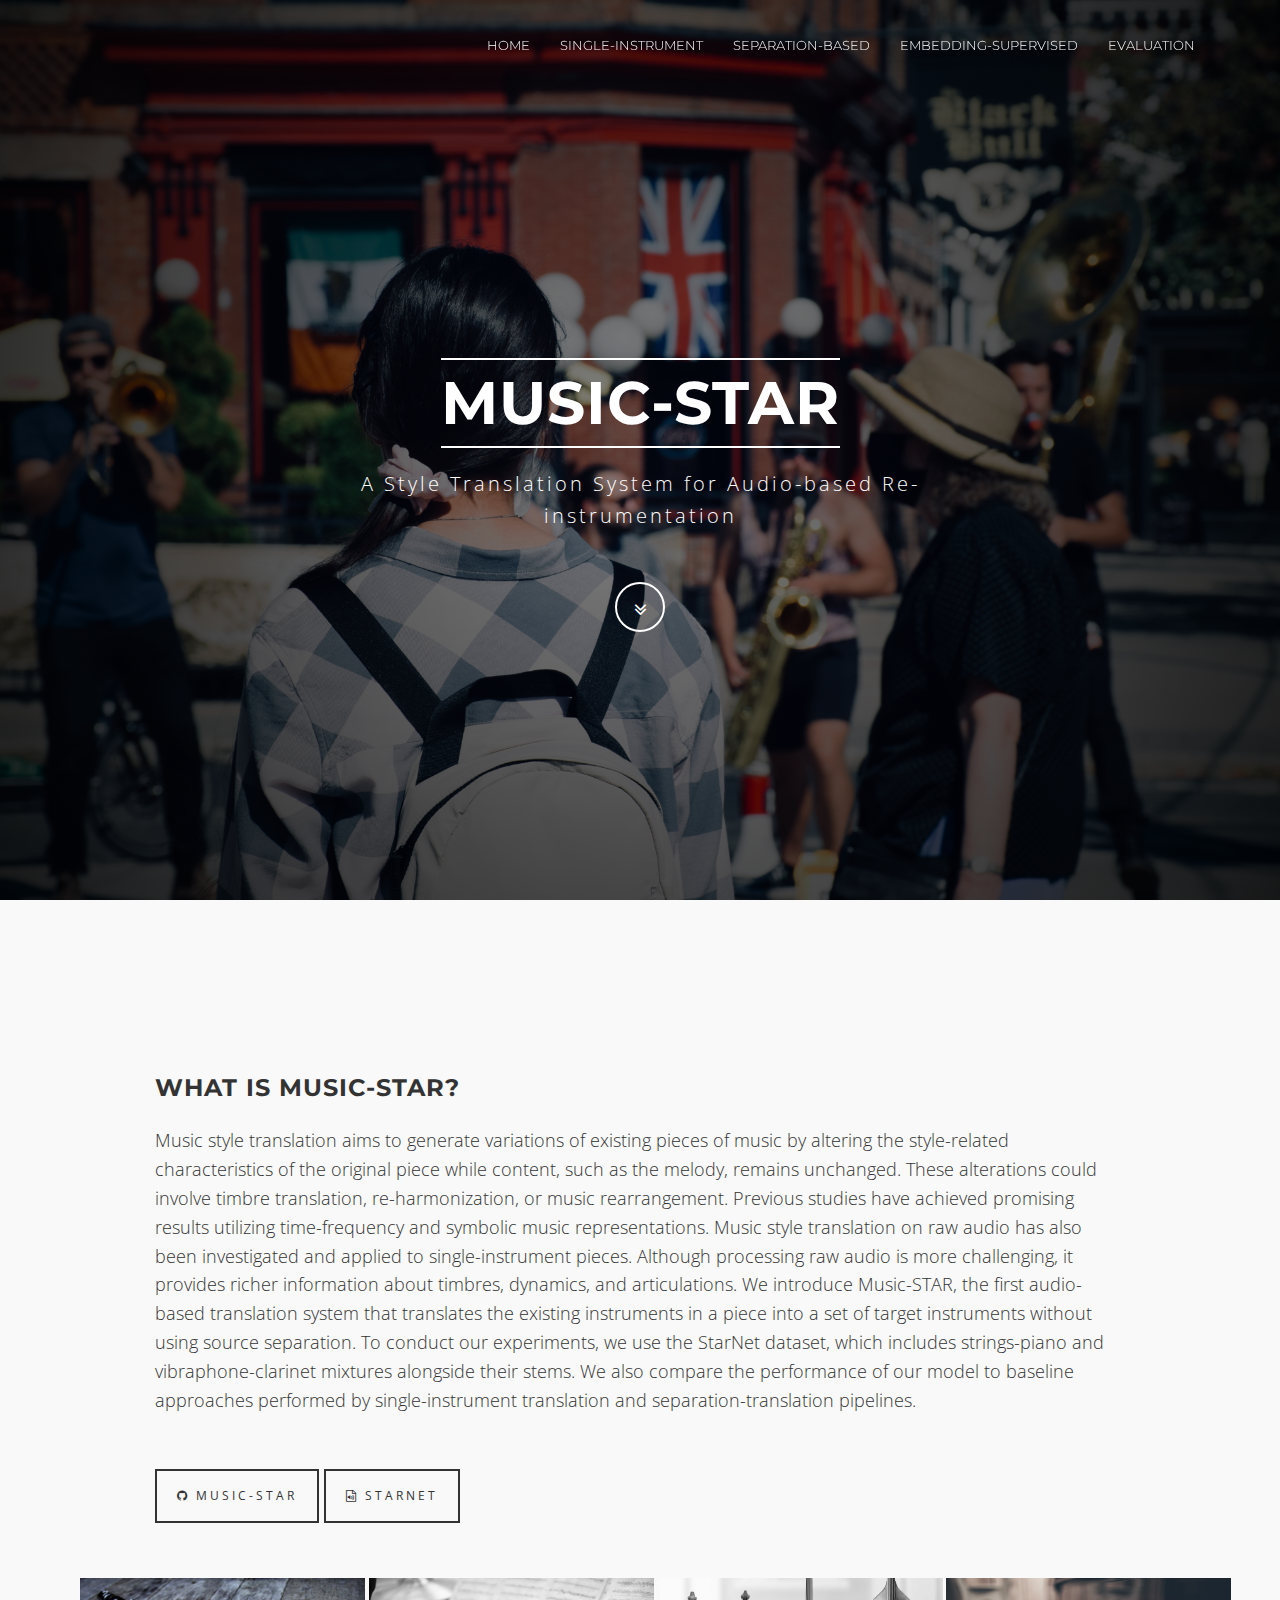
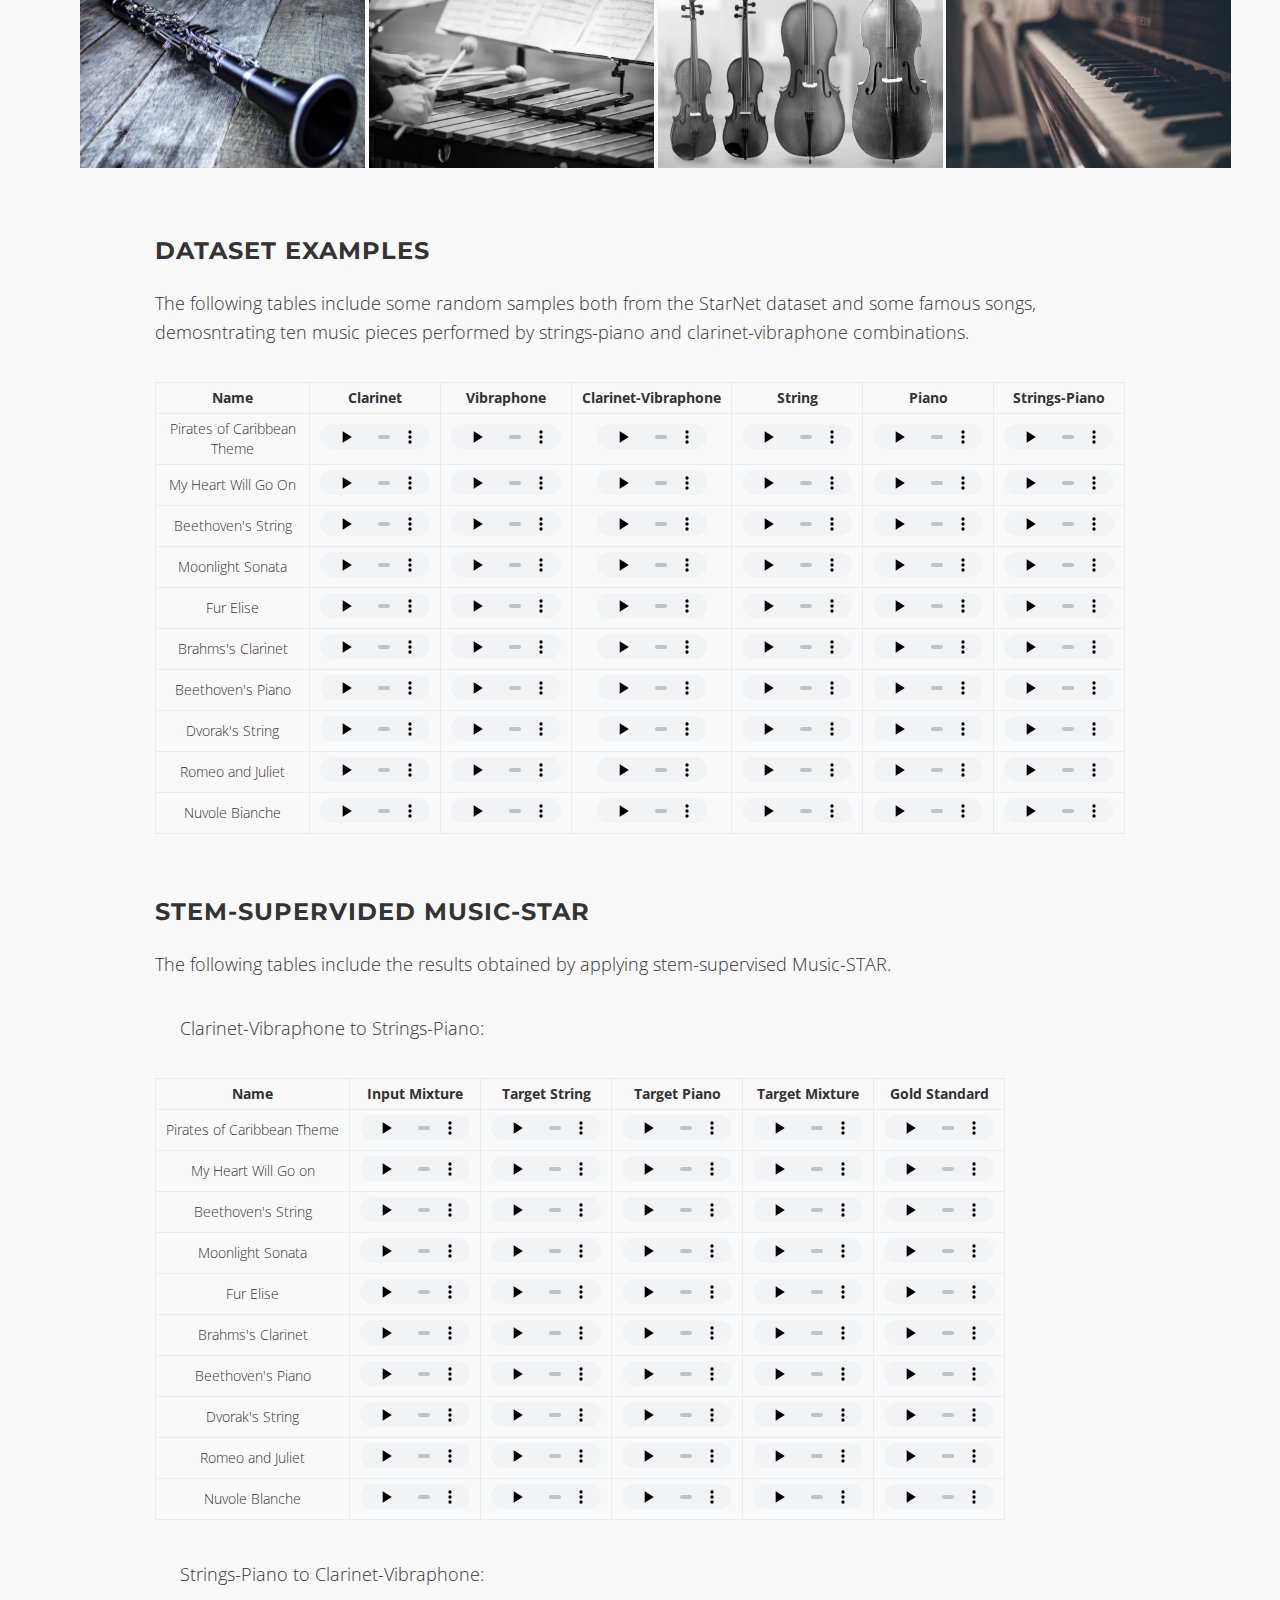
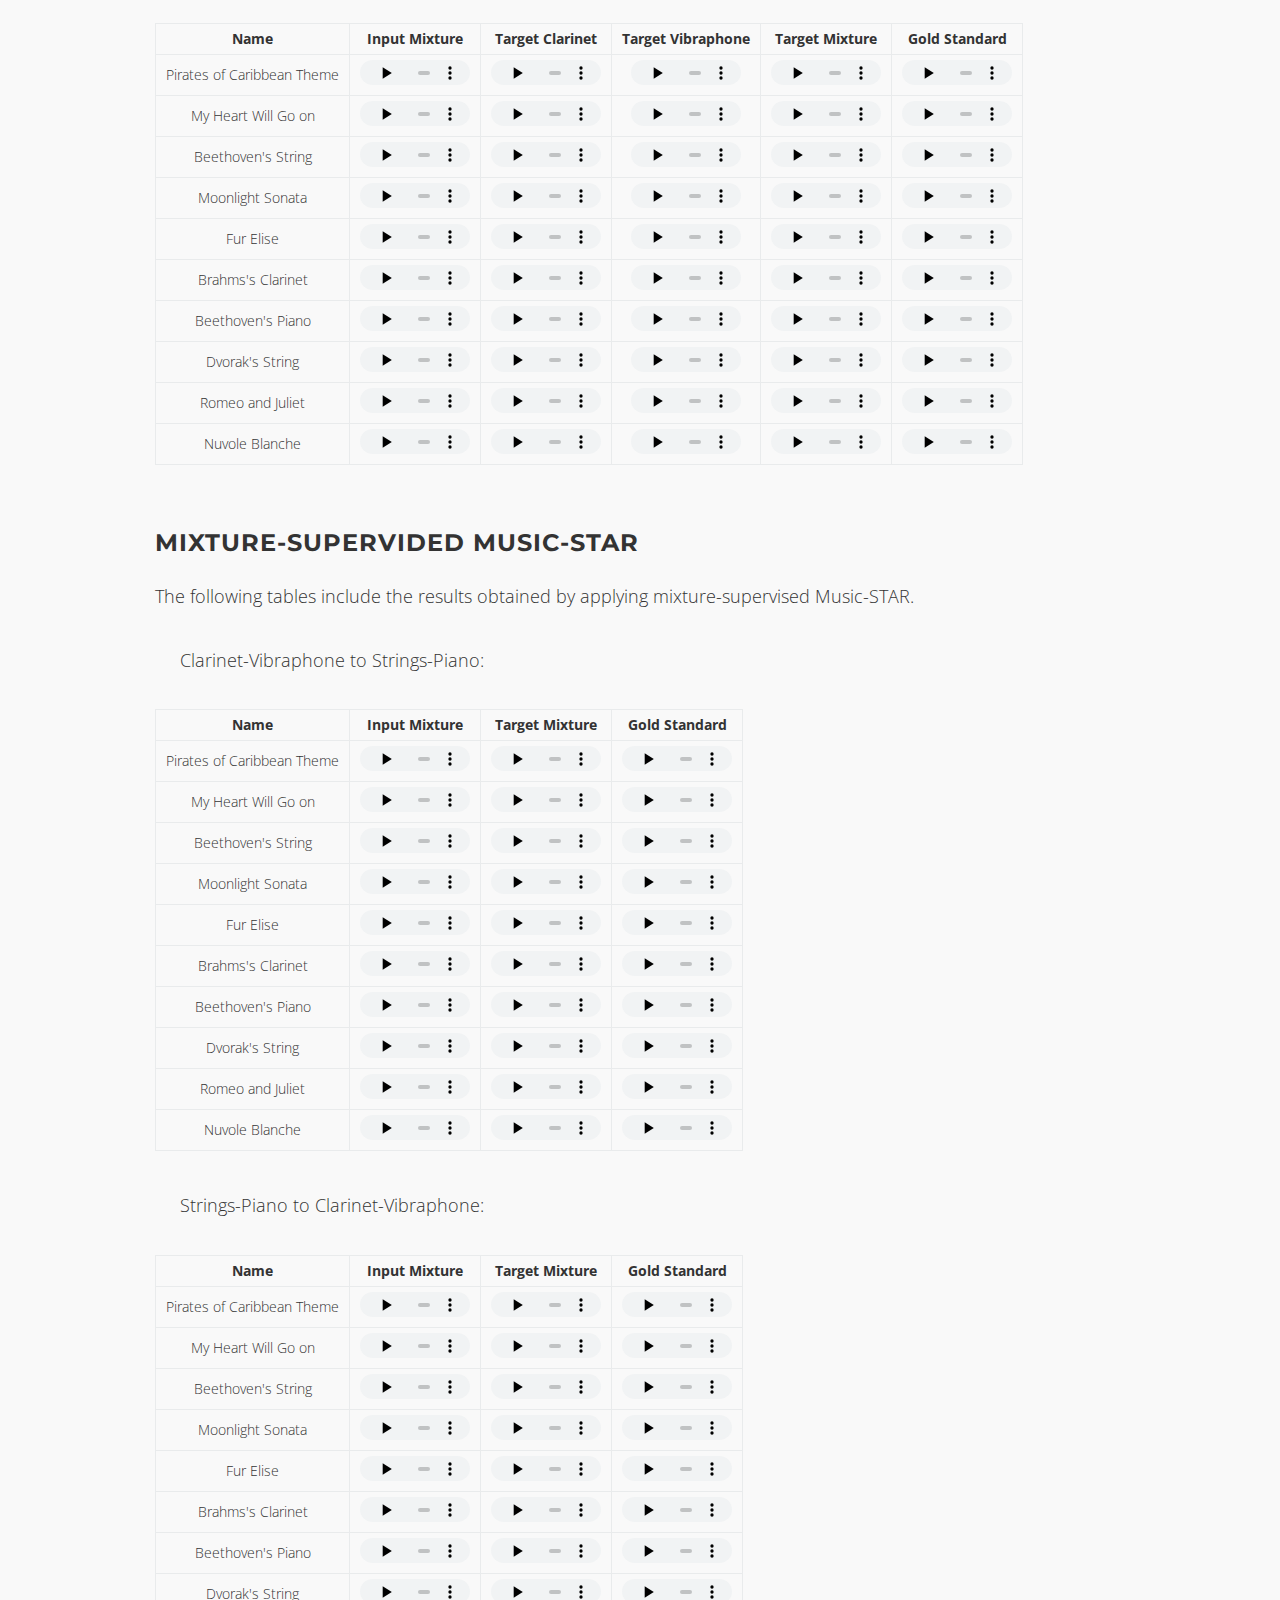
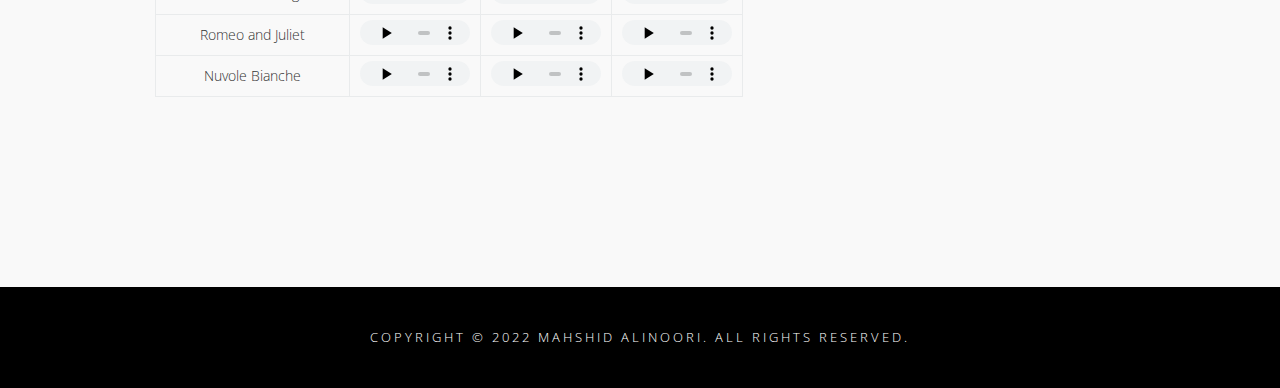
<file: index.html>
<!DOCTYPE html>
<html lang="en">
<head>
<meta charset="utf-8">
<meta http-equiv="X-UA-Compatible" content="IE=edge">
<meta name="viewport" content="width=device-width, initial-scale=1">
<meta name="description" content="">
<meta name="author" content="">
<title>Mahshid</title>
<!-- Bootstrap Core CSS -->
<link href="css/bootstrap.min.css" rel="stylesheet">
<!-- Custom CSS -->
<link href="css/theme.css" rel="stylesheet">
<!-- Custom Fonts -->
<link href="font-awesome/css/font-awesome.min.css" rel="stylesheet" type="text/css">
<link href="http://fonts.googleapis.com/css?family=Open+Sans:300,400,700,400italic,700italic" rel="stylesheet" type="text/css">
<link href="http://fonts.googleapis.com/css?family=Montserrat:400,700" rel="stylesheet" type="text/css">
<!-- HTML5 Shim and Respond.js IE8 support of HTML5 elements and media queries -->
<!-- WARNING: Respond.js doesn't work if you view the page via file:// -->
<!--[if lt IE 9]>
        <script src="https://oss.maxcdn.com/libs/html5shiv/3.7.0/html5shiv.js"></script>
        <script src="https://oss.maxcdn.com/libs/respond.js/1.4.2/respond.min.js"></script>
    <![endif]-->
</head>
<body id="page-top" data-spy="scroll" data-target=".navbar-fixed-top">
<!-- Navigation -->
<nav class="navbar navbar-custom navbar-fixed-top" role="navigation">
<div class="container">
	<div class="navbar-header">
		<button type="button" class="navbar-toggle" data-toggle="collapse" data-target=".navbar-main-collapse">
		<i class="fa fa-bars"></i>
		</button>
		<!--
		<a class="navbar-brand page-scroll" href="index.html">
		ARIES
		</a>-->
	</div>
	<!-- Collect the nav links, forms, and other content for toggling -->
	<div class="collapse navbar-collapse navbar-right navbar-main-collapse">
		<ul class="nav navbar-nav">
			<li>
				<a href="index.html">Home</a>
			</li>
			<li>
			<a href="single.html#single">Single-Instrument</a>
			</li>
			<li>
			<a href="separation.html#separation">Separation-based</a>
			</li>
			<li>
			<a href="embedding.html#embedding">Embedding-supervised</a>
			</li>
			<li>
			<a href="eval.html#eval">Evaluation</a>
			</li>
		</ul>
	</div>
	<!-- /.navbar-collapse -->
</div>
<!-- /.container -->
</nav>
<!-- Intro Header -->
<header class="intro">
<div class="intro-body">
	<div class="container">
		<div class="row">
			<div class="col-md-8 col-md-offset-2">
				<h1 class="brand-heading">Music-STAR</h1>
				<p class="intro-text">
					A Style Translation System for Audio-based Re-instrumentation
				</p>
				<a href="#star" class="btn btn-circle page-scroll">
				<i class="fa fa-angle-double-down animated"></i>
				</a>
			</div>
		</div>
	</div>
</div>
</header>
<!-- Project Details Section -->
<section id="star">
<div class="container content-section">
	<div class="row">
		<h3 class="col-lg-10 col-lg-offset-1">What is Music-STAR?</h3>
		<div class="col-lg-10 col-lg-offset-1">
			<p>
				Music style translation aims to generate variations of existing pieces of music by altering the
				style-related characteristics of the original piece while content, such as the melody, remains 
				unchanged. These alterations could involve timbre translation, re-harmonization, or music 
				rearrangement. Previous studies have achieved promising results utilizing time-frequency and 
				symbolic music representations. Music style translation on raw audio has also been investigated 
				and applied to single-instrument pieces. Although processing raw audio is more challenging, it 
				provides richer information about timbres, dynamics, and articulations. We 
				introduce Music-STAR, the first audio-based translation system that translates the existing 
				instruments in a piece into a set of target instruments without using source separation. 
				To conduct our experiments, we use the StarNet dataset, which
				includes strings-piano and vibraphone-clarinet mixtures alongside their stems. We also compare 
				the performance of our model to baseline approaches performed by single-instrument 
				translation and separation-translation pipelines.
			</p>
			<p>
				<a href="https://github.com/mahshidaln/Music-STAR" class="btnghost"><i class="fa fa-github"></i> Music-STAR</a>
				<!-- <i style="font-size:12px;margin-right:3px;"> or </i>  -->
				<a href="https://zenodo.org/record/6917099" class="btnghost"><i class="fa fa-file-audio-o"></i> StarNet</a>
			</p>
		</div>
	</div>


	<div class="row" style="margin-left: 10px; margin-top: 40px;">
		<div class="gallery" >
			<ul>
				
				<li class="col-md-3">
					<img style=" height: 200px; max-width:295px" src="img/clarinet.jpeg" alt="Clarinet" title="Clarinet">
				</li>
				<li class="col-md-3">
					<img style=" height: 200px; max-width:295px" src="img/vibra.png" alt="Vibraphone" title="Vibraphone">
				</li>
				<li class="col-md-3">
					<img style="height: 200px; max-width:295px ;" src="img/string.png" alt="String Instruments" title="String Instruments">
				</li>
				<li class="col-md-3">
					<img style=" height: 200px; max-width:295px" src="img/piano.png" alt="Piano" title="Piano">
				</li>
			</ul>
		</div>
	</div>

	<div class="row"  style="margin-top: 40px;">
		<h3 id="dataset" class="col-lg-10 col-lg-offset-1">Dataset Examples</h3>
		<div class="col-lg-10 col-lg-offset-1">
			<p>
				The following tables include some random samples both from the StarNet dataset and some famous songs, demosntrating ten music pieces performed by strings-piano and clarinet-vibraphone combinations.
			</p>
			<table class="audio-table">
				<thead>
					<tr>
						<th> Name </th>
						<th> Clarinet </th>
						<th> Vibraphone </th>
						<th> Clarinet-Vibraphone</th>
						<th> String </th>
						<th> Piano </th>
						<th> Strings-Piano</th>
					</tr>
				</thead>
				<tbody>
					<tr>
						<td>
							<h7>Pirates of Caribbean Theme</h7>
						</td>
						<td>
							<audio class="my_audio"src="https://dl.dropboxusercontent.com/s/nk6ikdmak2vm4eq/001.1.wav?raw=1" controls="" preload="none"></audio>
						</td>
						<td>
							<audio class="my_audio"src="https://dl.dropboxusercontent.com/s/33qpmet8gjy6joq/001.2.wav?raw=1" controls="" preload="none"></audio>
						</td>
						<td>
							<audio class="my_audio"src="https://dl.dropboxusercontent.com/s/kcj0jkf9m8glel2/001.0.wav?raw=1" controls="" preload="none"></audio>
						</td>
						<td>
							<audio class="my_audio"src="https://dl.dropboxusercontent.com/s/00puj9xhy2jan0t/001.4.wav?raw=1" controls="" preload="none"></audio>
						</td>
						<td>
							<audio class="my_audio"src="https://dl.dropboxusercontent.com/s/62l38qfly6b497i/001.5.wav?raw=1" controls="" preload="none"></audio>
						</td>
						<td>
							<audio class="my_audio"src="https://dl.dropboxusercontent.com/s/9gj1nc5cmh9exm4/001.3.wav?raw=1" controls="" preload="none"></audio>
						</td>
					</tr>

					<tr>
						<td>
							<h7>My Heart Will Go On</h7>
						</td>
						<td>
							<audio class="my_audio"src="https://dl.dropboxusercontent.com/s/gseyl9chdefev0s/002.1.wav?raw=1" controls="" preload="none"></audio>
						</td>
						<td>
							<audio class="my_audio"src="https://dl.dropboxusercontent.com/s/a54wnpswqimrw3r/002.2.wav?raw=1" controls="" preload="none"></audio>
						</td>
						<td>
							<audio class="my_audio"src="https://dl.dropboxusercontent.com/s/hhb10rz869gmyjj/002.0.wav?raw=1" controls="" preload="none"></audio>
						</td>
						<td>
							<audio class="my_audio"src="https://dl.dropboxusercontent.com/s/9h5wjcpaeljy5rp/002.4.wav?raw=1" controls="" preload="none"></audio>
						</td>
						<td>
							<audio class="my_audio"src="https://dl.dropboxusercontent.com/s/oiz59c5bk80qfd5/002.5.wav?raw=1" controls="" preload="none"></audio>
						</td>
						<td>
							<audio class="my_audio"src="https://dl.dropboxusercontent.com/s/b5v9ucgi73ruab7/002.3.wav?raw=1" controls="" preload="none"></audio>
						</td>
					</tr>

					<tr>
						<td>
							<h7>Beethoven's String</h7>
						</td>
						<td>
							<audio class="my_audio"src="https://dl.dropboxusercontent.com/s/ars4j82ml2l87po/003.1.wav?raw=1" controls="" preload="none"></audio>
						</td>
						<td>
							<audio class="my_audio"src="https://dl.dropboxusercontent.com/s/9y4i5253aolk0il/003.2.wav?raw=1" controls="" preload="none"></audio>
						</td>
						<td>
							<audio class="my_audio"src="https://dl.dropboxusercontent.com/s/yx1tssaznylcggc/003.0.wav?raw=1" controls="" preload="none"></audio>
						</td>
						<td>
							<audio class="my_audio"src="https://dl.dropboxusercontent.com/s/n8lp9u8ay7thb8k/003.4.wav?raw=1" controls="" preload="none"></audio>
						</td>
						<td>
							<audio class="my_audio"src="https://dl.dropboxusercontent.com/s/ecwcmxy1mftfla3/003.5.wav?raw=1" controls="" preload="none"></audio>
						</td>
						<td>
							<audio class="my_audio"src="https://dl.dropboxusercontent.com/s/0258o2oyzw73xht/003.3.wav?raw=1" controls="" preload="none"></audio>
						</td>
					</tr>

					<tr>
						<td>
							<h7>Moonlight Sonata</h7>
						</td>
						<td>
							<audio class="my_audio"src="https://dl.dropboxusercontent.com/s/r1azgijc2br9lmp/004.1.wav?raw=1" controls="" preload="none"></audio>
						</td>
						<td>
							<audio class="my_audio"src="https://dl.dropboxusercontent.com/s/guek39yhw5yag9n/004.2.wav?raw=1" controls="" preload="none"></audio>
						</td>
						<td>
							<audio class="my_audio"src="https://dl.dropboxusercontent.com/s/lxnn5q623etw72y/004.0.wav?raw=1" controls="" preload="none"></audio>
						</td>
						<td>
							<audio class="my_audio"src="https://dl.dropboxusercontent.com/s/9pk4usap76l224z/004.4.wav?raw=1" controls="" preload="none"></audio>
						</td>
						<td>
							<audio class="my_audio"src="https://dl.dropboxusercontent.com/s/4pon5js9vwp8t09/004.5.wav?raw=1" controls="" preload="none"></audio>
						</td>
						<td>
							<audio class="my_audio"src="https://dl.dropboxusercontent.com/s/oyv4jcquh6xz509/004.3.wav?raw=1" controls="" preload="none"></audio>
						</td>
					</tr>

					<tr>
						<td>
							<h7>Fur Elise</h7>
						</td>
						<td>
							<audio class="my_audio"src="https://dl.dropboxusercontent.com/s/6q0ilz5cvnksv59/005.1.wav?raw=1" controls="" preload="none"></audio>
						</td>
						<td>
							<audio class="my_audio"src="https://dl.dropboxusercontent.com/s/5qv52tuwn4qhrps/005.2.wav?raw=1" controls="" preload="none"></audio>
						</td>
						<td>
							<audio class="my_audio"src="https://dl.dropboxusercontent.com/s/didgxqynk1ika2b/005.0.wav?raw=1" controls="" preload="none"></audio>
						</td>
						<td>
							<audio class="my_audio"src="https://dl.dropboxusercontent.com/s/5hs8ouy384wkpoe/005.4.wav?raw=1" controls="" preload="none"></audio>
						</td>
						<td>
							<audio class="my_audio"src="https://dl.dropboxusercontent.com/s/ev34tme7fus90e9/005.5.wav?raw=1" controls="" preload="none"></audio>
						</td>
						<td>
							<audio class="my_audio"src="https://dl.dropboxusercontent.com/s/84duz2yrjjqg0sq/005.3.wav?raw=1" controls="" preload="none"></audio>
						</td>
					</tr>

					<tr>
						<td>
							<h7>Brahms's Clarinet</h7>
						</td>
						<td>
							<audio class="my_audio"src="https://dl.dropboxusercontent.com/s/ard16txhy5sa8e5/006.1.wav?raw=1" controls="" preload="none"></audio>
						</td>
						<td>
							<audio class="my_audio"src="https://dl.dropboxusercontent.com/s/hzh89789drrr6v8/006.2.wav?raw=1" controls="" preload="none"></audio>
						</td>
						<td>
							<audio class="my_audio"src="https://dl.dropboxusercontent.com/s/163enhoa5wsbe8z/006.0.wav?raw=1" controls="" preload="none"></audio>
						</td>
						<td>
							<audio class="my_audio"src="https://dl.dropboxusercontent.com/s/pdokdpga35lfvyl/006.4.wav?raw=1" controls="" preload="none"></audio>
						</td>
						<td>
							<audio class="my_audio"src="https://dl.dropboxusercontent.com/s/0y12vl5j2f56bxo/006.5.wav?raw=1" controls="" preload="none"></audio>
						</td>
						<td>
							<audio class="my_audio"src="https://dl.dropboxusercontent.com/s/xqx07v0l5n4bd7s/006.3.wav?raw=1" controls="" preload="none"></audio>
						</td>
					</tr>

					<tr>
						<td>
							<h7>Beethoven's Piano</h7>
						</td>
						<td>
							<audio class="my_audio"src="https://dl.dropboxusercontent.com/s/1t41bxmhvyiyt9b/007.1.wav?raw=1" controls="" preload="none"></audio>
						</td>
						<td>
							<audio class="my_audio"src="https://dl.dropboxusercontent.com/s/0wsmi82f7ug39wu/007.2.wav?raw=1" controls="" preload="none"></audio>
						</td>
						<td>
							<audio class="my_audio"src="https://dl.dropboxusercontent.com/s/rffyj07h5y2q6mw/007.0.wav?raw=1" controls="" preload="none"></audio>
						</td>
						<td>
							<audio class="my_audio"src="https://dl.dropboxusercontent.com/s/ll2a202t5kkuwhi/007.4.wav?raw=1" controls="" preload="none"></audio>
						</td>
						<td>
							<audio class="my_audio"src="https://dl.dropboxusercontent.com/s/47hz2rmqfigcyzh/007.5.wav?raw=1" controls="" preload="none"></audio>
						</td>
						<td>
							<audio class="my_audio"src="https://dl.dropboxusercontent.com/s/6yelyh5itxk86h0/007.3.wav?raw=1" controls="" preload="none"></audio>
						</td>
					</tr>

					<tr>
						<td>
							<h7>Dvorak's String</h7>
						</td>
						<td>
							<audio class="my_audio"src="https://dl.dropboxusercontent.com/s/drh80jij4v2hzbm/008.1.wav?raw=1" controls="" preload="none"></audio>
						</td>
						<td>
							<audio class="my_audio"src="https://dl.dropboxusercontent.com/s/nrg8uzt3j17ziyx/008.2.wav?raw=1" controls="" preload="none"></audio>
						</td>
						<td>
							<audio class="my_audio"src="https://dl.dropboxusercontent.com/s/pf1hkqn5nh0v0ue/008.0.wav?raw=1" controls="" preload="none"></audio>
						</td>
						<td>
							<audio class="my_audio"src="https://dl.dropboxusercontent.com/s/5x8z2e6l8nrlkok/008.4.wav?raw=1" controls="" preload="none"></audio>
						</td>
						<td>
							<audio class="my_audio"src="https://dl.dropboxusercontent.com/s/d401spq58xjiu6i/008.5.wav?raw=1" controls="" preload="none"></audio>
						</td>
						<td>
							<audio class="my_audio"src="https://dl.dropboxusercontent.com/s/g52pxwb9utold87/008.3.wav?raw=1" controls="" preload="none"></audio>
						</td>
					</tr>

					<tr>
						<td>
							<h7>Romeo and Juliet</h7>
						</td>
						<td>
							<audio class="my_audio"src="https://dl.dropboxusercontent.com/s/odvepi1hb641zz7/009.1.wav?raw=1" controls="" preload="none"></audio>
						</td>
						<td>
							<audio class="my_audio"src="https://dl.dropboxusercontent.com/s/geu5tyyywtae5fp/009.2.wav?raw=1" controls="" preload="none"></audio>
						</td>
						<td>
							<audio class="my_audio"src="https://dl.dropboxusercontent.com/s/ijaw8oo77fdgtei/009.0.wav?raw=1" controls="" preload="none"></audio>
						</td>
						<td>
							<audio class="my_audio"src="https://dl.dropboxusercontent.com/s/cg9iylrniuqoe9n/009.4.wav?raw=1" controls="" preload="none"></audio>
						</td>
						<td>
							<audio class="my_audio"src="https://dl.dropboxusercontent.com/s/svtq9n8rqkamjpm/009.5.wav?raw=1" controls="" preload="none"></audio>
						</td>
						<td>
							<audio class="my_audio"src="https://dl.dropboxusercontent.com/s/vklb7gq9xif42en/009.3.wav?raw=1" controls="" preload="none"></audio>
						</td>
					</tr>

					<tr>
						<td>
							<h7>Nuvole Bianche</h7>
						</td>
						<td>
							<audio class="my_audio"src="https://dl.dropboxusercontent.com/s/7my8qdgdj6g7fbu/010.1.wav?raw=1" controls="" preload="none"></audio>
						</td>
						<td>
							<audio class="my_audio"src="https://dl.dropboxusercontent.com/s/23ilbo390ryr3rs/010.2.wav?raw=1" controls="" preload="none"></audio>
						</td>
						<td>
							<audio class="my_audio"src="https://dl.dropboxusercontent.com/s/81dyn83dm0vvdxo/010.0.wav?raw=1" controls="" preload="none"></audio>
						</td>
						<td>
							<audio class="my_audio"src="https://dl.dropboxusercontent.com/s/s1nuzvzi3ekhc5f/010.4.wav?raw=1" controls="" preload="none"></audio>
						</td>
						<td>
							<audio class="my_audio"src="https://dl.dropboxusercontent.com/s/qfktv2hbmt5ikj3/010.5.wav?raw=1" controls="" preload="none"></audio>
						</td>
						<td>
							<audio class="my_audio"src="https://dl.dropboxusercontent.com/s/88wcm84zkz65y8y/010.3.wav?raw=1" controls="" preload="none"></audio>
						</td>
					</tr>
					
				</tbody>
			</table>
		</div>
	</div>

	<div class="row" style="margin-top: 40px;">
		<h3 class="col-lg-10 col-lg-offset-1" id="stem">Stem-supervided Music-STAR</h3>
		<div class="col-lg-10 col-lg-offset-1">
			<p>
				The following tables include the results obtained by applying stem-supervised Music-STAR.
			</p>
			<p style="margin-left: 25px; font-size: 18px;">
				Clarinet-Vibraphone to Strings-Piano:
			</p>

			<table class="audio-table" style="margin-bottom: 40px;">
				<thead>
					<tr>
						<th> Name </th>
						<th> Input Mixture </th>
						<th> Target String </th>
						<th> Target Piano </th>
						<th> Target Mixture </th>
						<th> Gold Standard </th>
					</tr>
				</thead>
				<tbody>
					<tr>
						<td>
							<h7>Pirates of Caribbean Theme</h7>
						</td>
						<td>
							<audio class="my_audio"src="https://dl.dropboxusercontent.com/s/9m120cn1ksvsk07/001.0.wav?raw=1" controls="" preload="none"></audio>
						</td>
						<td>
							<audio class="my_audio"src="https://dl.dropboxusercontent.com/s/j08lvnautg4btl2/001.0_0.wav?raw=1" controls="" preload="none"></audio>
						</td>
						<td>
							<audio class="my_audio"src="https://dl.dropboxusercontent.com/s/5aq5pxfuxiliumq/001.0_0.wav?raw=1" controls="" preload="none"></audio>
						</td>
						<td>
							<audio class="my_audio"src="https://dl.dropboxusercontent.com/s/93l0r50npns25lp/001.3_t.wav?raw=1" controls="" preload="none"></audio>
						</td>
						<td>
							<audio class="my_audio"src="https://dl.dropboxusercontent.com/s/x256273foj6fkqx/001.3.wav?raw=1" controls="" preload="none"></audio>
						</td>

					</tr>

					<tr>
						<td>
							<h7>My Heart Will Go on</h7>
						</td>
						<td>
							<audio class="my_audio"src="https://dl.dropboxusercontent.com/s/v857v4qdzc99v27/002.0.wav?raw=1" controls="" preload="none"></audio>
						</td>
						<td>
							<audio class="my_audio"src="https://dl.dropboxusercontent.com/s/wxjd94bdmuf3nhu/002.0_0.wav?raw=1" controls="" preload="none"></audio>
						</td>
						<td>
							<audio class="my_audio"src="https://dl.dropboxusercontent.com/s/giizfkerwky1r4f/002.0_0.wav?raw=1" controls="" preload="none"></audio>
						</td>
						<td>
							<audio class="my_audio"src="https://dl.dropboxusercontent.com/s/qa5fh4xi6e06x6n/002.3_t.wav?raw=1" controls="" preload="none"></audio>
						</td>
						<td>
							<audio class="my_audio"src="https://dl.dropboxusercontent.com/s/4r54kpwfhlf300c/002.3.wav?raw=1" controls="" preload="none"></audio>
						</td>
					</tr>

					<tr>
						<td>
							<h7>Beethoven's String</h7>
						</td>
						<td>
							<audio class="my_audio"src="https://dl.dropboxusercontent.com/s/k4pez8esl9zcato/003.0.wav?raw=1" controls="" preload="none"></audio>
						</td>
						<td>
							<audio class="my_audio"src="https://dl.dropboxusercontent.com/s/deee5oid2lxidq2/003.0_0.wav?raw=1" controls="" preload="none"></audio>
						</td>
						<td>
							<audio class="my_audio"src="https://dl.dropboxusercontent.com/s/scfyj6p7i1k1fd1/003.0_0.wav?raw=1" controls="" preload="none"></audio>
						</td>
						<td>
							<audio class="my_audio"src="https://dl.dropboxusercontent.com/s/1ytlhu046l2z2vq/003.3_t.wav?raw=1" controls="" preload="none"></audio>
						</td>
						<td>
							<audio class="my_audio"src="https://dl.dropboxusercontent.com/s/oz26bb3bh1yyyqh/003.3.wav?raw=1" controls="" preload="none"></audio>
						</td>
					</tr>

					<tr>
						<td>
							<h7>Moonlight Sonata</h7>
						</td>
						<td>
							<audio class="my_audio"src="https://dl.dropboxusercontent.com/s/z17bwtdqdie5434/004.0.wav?raw=1" controls="" preload="none"></audio>
						</td>
						<td>
							<audio class="my_audio"src="https://dl.dropboxusercontent.com/s/s77h0hr0vl1nylc/004.0_0.wav?raw=1" controls="" preload="none"></audio>
						</td>
						<td>
							<audio class="my_audio"src="https://dl.dropboxusercontent.com/s/egl9irq3nt0nf19/004.0_0.wav?raw=1" controls="" preload="none"></audio>
						</td>
						<td>
							<audio class="my_audio"src="https://dl.dropboxusercontent.com/s/f8z1ts7tqea8sq9/004.3_t.wav?raw=1" controls="" preload="none"></audio>
						</td>
						<td>
							<audio class="my_audio"src="https://dl.dropboxusercontent.com/s/5r91ur187q5py14/004.3.wav?raw=1" controls="" preload="none"></audio>
						</td>
					</tr>

					<tr>
						<td>
							<h7>Fur Elise</h7>
						</td>
						<td>
							<audio class="my_audio"src="https://dl.dropboxusercontent.com/s/9n4xp782hszn0qp/005.0.wav?raw=1" controls="" preload="none"></audio>
						</td>
						<td>
							<audio class="my_audio"src="https://dl.dropboxusercontent.com/s/qmv0ru0cgx2kkmu/005.0_0.wav?raw=1" controls="" preload="none"></audio>
						</td>
						<td>
							<audio class="my_audio"src="https://dl.dropboxusercontent.com/s/och1shqakhul9rz/005.0_0.wav?raw=1" controls="" preload="none"></audio>
						</td>
						<td>
							<audio class="my_audio"src="https://dl.dropboxusercontent.com/s/d21ew57x9p3dh37/005.3_t.wav?raw=1" controls="" preload="none"></audio>
						</td>
						<td>
							<audio class="my_audio"src="https://dl.dropboxusercontent.com/s/h48079mlutn1id5/005.3.wav?raw=1" controls="" preload="none"></audio>
						</td>
					</tr>

					<tr>
						<td>
							<h7>Brahms's Clarinet</h7>
						</td>
						<td>
							<audio class="my_audio"src="https://dl.dropboxusercontent.com/s/0zu9kxz6qaawk3x/006.0.wav?raw=1" controls="" preload="none"></audio>
						</td>
						<td>
							<audio class="my_audio"src="https://dl.dropboxusercontent.com/s/ic8b5ygyurli2ua/006.0_0.wav?raw=1" controls="" preload="none"></audio>
						</td>
						<td>
							<audio class="my_audio"src="https://dl.dropboxusercontent.com/s/49tbr1bv5fbnowf/006.0_0.wav?raw=1" controls="" preload="none"></audio>
						</td>
						<td>
							<audio class="my_audio"src="https://dl.dropboxusercontent.com/s/h75v4kmbvayfm8e/006.3_t.wav?raw=1" controls="" preload="none"></audio>
						</td>
						<td>
							<audio class="my_audio"src="https://dl.dropboxusercontent.com/s/q8k1t10lffc7s6m/006.3.wav?raw=1" controls="" preload="none"></audio>
						</td>
					</tr>

					<tr>
						<td>
							<h7>Beethoven's Piano</h7>
						</td>
						<td>
							<audio class="my_audio"src="https://dl.dropboxusercontent.com/s/13zjwyfu2b60pk2/007.0.wav?raw=1" controls="" preload="none"></audio>
						</td>
						<td>
							<audio class="my_audio"src="https://dl.dropboxusercontent.com/s/x2z49fchlzwl7e1/007.0_0.wav?raw=1" controls="" preload="none"></audio>
						</td>
						<td>
							<audio class="my_audio"src="https://dl.dropboxusercontent.com/s/ah7sxueubafguje/007.0_0.wav?raw=1" controls="" preload="none"></audio>
						</td>
						<td>
							<audio class="my_audio"src="https://dl.dropboxusercontent.com/s/tpb1b4rhjoqr4xg/007.3_t.wav?raw=1" controls="" preload="none"></audio>
						</td>
						<td>
							<audio class="my_audio"src="https://dl.dropboxusercontent.com/s/6q82xrxux6pplky/007.3.wav?raw=1" controls="" preload="none"></audio>
						</td>
					</tr>

					<tr>
						<td>
							<h7>Dvorak's String</h7>
						</td>
						<td>
							<audio class="my_audio"src="https://dl.dropboxusercontent.com/s/uvmrziujlwg1k32/008.0.wav?raw=1" controls="" preload="none"></audio>
						</td>
						<td>
							<audio class="my_audio"src="https://dl.dropboxusercontent.com/s/laliprjjl7ex78z/008.0_0.wav?raw=1" controls="" preload="none"></audio>
						</td>
						<td>
							<audio class="my_audio"src="https://dl.dropboxusercontent.com/s/aojuq2l081ifpve/008.0_0.wav?raw=1" controls="" preload="none"></audio>
						</td>
						<td>
							<audio class="my_audio"src="https://dl.dropboxusercontent.com/s/7zkfadsne618ive/008.3_t.wav?raw=1" controls="" preload="none"></audio>
						</td>
						<td>
							<audio class="my_audio"src="https://dl.dropboxusercontent.com/s/fpjxnhh41pu46e2/008.3.wav?raw=1" controls="" preload="none"></audio>
						</td>
					</tr>

					<tr>
						<td>
							<h7>Romeo and Juliet</h7>
						</td>
						<td>
							<audio class="my_audio"src="https://dl.dropboxusercontent.com/s/z9zftxnxyxd2mxl/009.0.wav?raw=1" controls="" preload="none"></audio>
						</td>
						<td>
							<audio class="my_audio"src="https://dl.dropboxusercontent.com/s/n28740asc56vqv8/009.0_0.wav?raw=1" controls="" preload="none"></audio>
						</td>
						<td>
							<audio class="my_audio"src="https://dl.dropboxusercontent.com/s/xbs1sqydswiwj0o/009.0_0.wav?raw=1" controls="" preload="none"></audio>
						</td>
						<td>
							<audio class="my_audio"src="https://dl.dropboxusercontent.com/s/np2d84i4ostqqcm/009.3_t.wav?raw=1" controls="" preload="none"></audio>
						</td>
						<td>
							<audio class="my_audio"src="https://dl.dropboxusercontent.com/s/lfzjww9ub5z24y7/009.3.wav?raw=1" controls="" preload="none"></audio>
						</td>
					</tr>

					<tr>
						<td>
							<h7>Nuvole Blanche</h7>
						</td>
						<td>
							<audio class="my_audio"src="https://dl.dropboxusercontent.com/s/4ycyrt46uxy21rh/010.0.wav?raw=1" controls="" preload="none"></audio>
						</td>
						<td>
							<audio class="my_audio"src="https://dl.dropboxusercontent.com/s/v6rwlrp3pa68cto/010.0_0.wav?raw=1" controls="" preload="none"></audio>
						</td>
						<td>
							<audio class="my_audio"src="https://dl.dropboxusercontent.com/s/cvxchdog1byad5t/010.0_0.wav?raw=1" controls="" preload="none"></audio>
						</td>
						<td>
							<audio class="my_audio"src="https://dl.dropboxusercontent.com/s/hxo7o64g53vo3pf/010.3_t.wav?raw=1" controls="" preload="none"></audio>
						</td>
						<td>
							<audio class="my_audio"src="https://dl.dropboxusercontent.com/s/qmxlusin461yg4j/010.3.wav?raw=1" controls="" preload="none"></audio>
						</td>
					</tr>
				</tbody>
			</table>

			<p style="margin-left: 25px; font-size: 18px;">
				Strings-Piano to Clarinet-Vibraphone:
			</p>

			<table class="audio-table" style="margin-bottom: 40px;">
				<thead>
					<tr>
						<th> Name </th>
						<th> Input Mixture </th>
						<th> Target Clarinet </th>
						<th> Target Vibraphone </th>
						<th> Target Mixture </th>
						<th> Gold Standard </th>
					</tr>
				</thead>
				<tbody>
					<tr>
						<td>
							<h7>Pirates of Caribbean Theme</h7>
						</td>
						<td>
							<audio class="my_audio"src="https://dl.dropboxusercontent.com/s/x256273foj6fkqx/001.3.wav?raw=1" controls="" preload="none"></audio>
						</td>
						<td>
							<audio class="my_audio"src="https://dl.dropboxusercontent.com/s/hac6p4h285l9kmw/001.3_0.wav?raw=1" controls="" preload="none"></audio>
						</td>
						<td>
							<audio class="my_audio"src="https://dl.dropboxusercontent.com/s/nmlie9xay7j9fx4/001.3_0.wav?raw=1" controls="" preload="none"></audio>
						</td>
						<td>
							<audio class="my_audio"src="https://dl.dropboxusercontent.com/s/e0aey10k161x0hk/001.0_t.wav?raw=1" controls="" preload="none"></audio>
						</td>
						<td>
							<audio class="my_audio"src="https://dl.dropboxusercontent.com/s/9m120cn1ksvsk07/001.0.wav?raw=1" controls="" preload="none"></audio>
						</td>

					</tr>

					<tr>
						<td>
							<h7>My Heart Will Go on</h7>
						</td>
						<td>
							<audio class="my_audio"src="https://dl.dropboxusercontent.com/s/4r54kpwfhlf300c/002.3.wav?raw=1" controls="" preload="none"></audio>
						</td>
						<td>
							<audio class="my_audio"src="https://dl.dropboxusercontent.com/s/oapewjur66aasl6/002.3_0.wav?raw=1" controls="" preload="none"></audio>
						</td>
						<td>
							<audio class="my_audio"src="https://dl.dropboxusercontent.com/s/nly7wkigyoq1vm4/002.3_0.wav?raw=1" controls="" preload="none"></audio>
						</td>
						<td>
							<audio class="my_audio"src="https://dl.dropboxusercontent.com/s/fj4c1rhsmmo2app/002.0_t.wav?raw=1" controls="" preload="none"></audio>
						</td>
						<td>
							<audio class="my_audio"src="https://dl.dropboxusercontent.com/s/v857v4qdzc99v27/002.0.wav?raw=1" controls="" preload="none"></audio>
						</td>
					</tr>

					<tr>
						<td>
							<h7>Beethoven's String</h7>
						</td>
						<td>
							<audio class="my_audio"src="https://dl.dropboxusercontent.com/s/oz26bb3bh1yyyqh/003.3.wav?raw=1" controls="" preload="none"></audio>
						</td>
						<td>
							<audio class="my_audio"src="https://dl.dropboxusercontent.com/s/ofdmitynr5hdlx6/003.3_0.wav?raw=1" controls="" preload="none"></audio>
						</td>
						<td>
							<audio class="my_audio"src="https://dl.dropboxusercontent.com/s/nhpvws9x97wxq7l/003.3_0.wav?raw=1" controls="" preload="none"></audio>
						</td>
						<td>
							<audio class="my_audio"src="https://dl.dropboxusercontent.com/s/rc2pzfdyd78264n/003.0_t.wav?raw=1" controls="" preload="none"></audio>
						</td>
						<td>
							<audio class="my_audio"src="https://dl.dropboxusercontent.com/s/k4pez8esl9zcato/003.0.wav?raw=1" controls="" preload="none"></audio>
						</td>
					</tr>

					<tr>
						<td>
							<h7>Moonlight Sonata</h7>
						</td>
						<td>
							<audio class="my_audio"src="https://dl.dropboxusercontent.com/s/5r91ur187q5py14/004.3.wav?raw=1" controls="" preload="none"></audio>
						</td>
						<td>
							<audio class="my_audio"src="https://dl.dropboxusercontent.com/s/iut2d7v3am7f2kg/004.3_0.wav?raw=1" controls="" preload="none"></audio>
						</td>
						<td>
							<audio class="my_audio"src="https://dl.dropboxusercontent.com/s/qc4d8qqgji2ggu4/004.3_0.wav?raw=1" controls="" preload="none"></audio>
						</td>
						<td>
							<audio class="my_audio"src="https://dl.dropboxusercontent.com/s/8c8v8o1rc8m2clo/004.0_t.wav?raw=1" controls="" preload="none"></audio>
						</td>
						<td>
							<audio class="my_audio"src="https://dl.dropboxusercontent.com/s/z17bwtdqdie5434/004.0.wav?raw=1" controls="" preload="none"></audio>
						</td>
					</tr>

					<tr>
						<td>
							<h7>Fur Elise</h7>
						</td>
						<td>
							<audio class="my_audio"src="https://dl.dropboxusercontent.com/s/h48079mlutn1id5/005.3.wav?raw=1" controls="" preload="none"></audio>
						</td>
						<td>
							<audio class="my_audio"src="https://dl.dropboxusercontent.com/s/8szjyyxdgqf8as2/005.3_0.wav?raw=1" controls="" preload="none"></audio>
						</td>
						<td>
							<audio class="my_audio"src="https://dl.dropboxusercontent.com/s/lki3f0ha2jufhod/005.3_0.wav?raw=1" controls="" preload="none"></audio>
						</td>
						<td>
							<audio class="my_audio"src="https://dl.dropboxusercontent.com/s/7ifuvuzfbu97rza/005.0_t.wav?raw=1" controls="" preload="none"></audio>
						</td>
						<td>
							<audio class="my_audio"src="https://dl.dropboxusercontent.com/s/9n4xp782hszn0qp/005.0.wav?raw=1" controls="" preload="none"></audio>
						</td>
					</tr>

					<tr>
						<td>
							<h7>Brahms's Clarinet</h7>
						</td>
						<td>
							<audio class="my_audio"src="https://dl.dropboxusercontent.com/s/q8k1t10lffc7s6m/006.3.wav?raw=1" controls="" preload="none"></audio>
						</td>
						<td>
							<audio class="my_audio"src="https://dl.dropboxusercontent.com/s/q8k1t10lffc7s6m/006.3_0.wav?raw=1" controls="" preload="none"></audio>
						</td>
						<td>
							<audio class="my_audio"src="https://dl.dropboxusercontent.com/s/ac5retre419w997/006.3_0.wav?raw=1" controls="" preload="none"></audio>
						</td>
						<td>
							<audio class="my_audio"src="https://dl.dropboxusercontent.com/s/behai1whmpznnl5/006.0_t.wav?raw=1" controls="" preload="none"></audio>
						</td>
						<td>
							<audio class="my_audio"src="https://dl.dropboxusercontent.com/s/0zu9kxz6qaawk3x/006.0.wav?raw=1" controls="" preload="none"></audio>
						</td>
					</tr>

					<tr>
						<td>
							<h7>Beethoven's Piano</h7>
						</td>
						<td>
							<audio class="my_audio"src="https://dl.dropboxusercontent.com/s/6q82xrxux6pplky/007.3.wav?raw=1" controls="" preload="none"></audio>
						</td>
						<td>
							<audio class="my_audio"src="https://dl.dropboxusercontent.com/s/9poxuhwnr5oixx0/007.3_0.wav?raw=1" controls="" preload="none"></audio>
						</td>
						<td>
							<audio class="my_audio"src="https://dl.dropboxusercontent.com/s/ghp6wruoo7pof17/007.3_0.wav?raw=1" controls="" preload="none"></audio>
						</td>
						<td>
							<audio class="my_audio"src="https://dl.dropboxusercontent.com/s/h87ddmu8uxt1hw8/007.0_t.wav?raw=1" controls="" preload="none"></audio>
						</td>
						<td>
							<audio class="my_audio"src="https://dl.dropboxusercontent.com/s/13zjwyfu2b60pk2/007.0.wav?raw=1" controls="" preload="none"></audio>
						</td>
					</tr>

					<tr>
						<td>
							<h7>Dvorak's String</h7>
						</td>
						<td>
							<audio class="my_audio"src="https://dl.dropboxusercontent.com/s/fpjxnhh41pu46e2/008.3.wav?raw=1" controls="" preload="none"></audio>
						</td>
						<td>
							<audio class="my_audio"src="https://dl.dropboxusercontent.com/s/plpu9aeaaq927oe/008.3_0.wav?raw=1" controls="" preload="none"></audio>
						</td>
						<td>
							<audio class="my_audio"src="https://dl.dropboxusercontent.com/s/ltbebtzlzfjdjuo/008.3_0.wav?raw=1" controls="" preload="none"></audio>
						</td>
						<td>
							<audio class="my_audio"src="https://dl.dropboxusercontent.com/s/e70o0lfyfajiz2d/008.0_t.wav?raw=1" controls="" preload="none"></audio>
						</td>
						<td>
							<audio class="my_audio"src="https://dl.dropboxusercontent.com/s/uvmrziujlwg1k32/008.0.wav?raw=1" controls="" preload="none"></audio>
						</td>
					</tr>

					<tr>
						<td>
							<h7>Romeo and Juliet</h7>
						</td>
						<td>
							<audio class="my_audio"src="https://dl.dropboxusercontent.com/s/lfzjww9ub5z24y7/009.3.wav?raw=1" controls="" preload="none"></audio>
						</td>
						<td>
							<audio class="my_audio"src="https://dl.dropboxusercontent.com/s/7zrwb9dzap5hnnq/009.3_0.wav?raw=1" controls="" preload="none"></audio>
						</td>
						<td>
							<audio class="my_audio"src="https://dl.dropboxusercontent.com/s/1ib7e2w161p6j0n/009.3_0.wav?raw=1" controls="" preload="none"></audio>
						</td>
						<td>
							<audio class="my_audio"src="https://dl.dropboxusercontent.com/s/q3hk7zulxv16pzt/009.0_t.wav?raw=1" controls="" preload="none"></audio>
						</td>
						<td>
							<audio class="my_audio"src="https://dl.dropboxusercontent.com/s/z9zftxnxyxd2mxl/009.0.wav?raw=1" controls="" preload="none"></audio>
						</td>
					</tr>

					<tr>
						<td>
							<h7>Nuvole Blanche</h7>
						</td>
						<td>
							<audio class="my_audio"src="https://dl.dropboxusercontent.com/s/qmxlusin461yg4j/010.3.wav?raw=1" controls="" preload="none"></audio>
						</td>
						<td>
							<audio class="my_audio"src="https://dl.dropboxusercontent.com/s/k2xh08cu94x5y1z/010.3_0.wav?raw=1" controls="" preload="none"></audio>
						</td>
						<td>
							<audio class="my_audio"src="https://dl.dropboxusercontent.com/s/3x4wtoqf5dqg6pb/010.3_0.wav?raw=1" controls="" preload="none"></audio>
						</td>
						<td>
							<audio class="my_audio"src="https://dl.dropboxusercontent.com/s/fmh43mzgfi12ile/010.0_t.wav?raw=1" controls="" preload="none"></audio>
						</td>
						<td>
							<audio class="my_audio"src="https://dl.dropboxusercontent.com/s/4ycyrt46uxy21rh/010.0.wav?raw=1" controls="" preload="none"></audio>
						</td>
					</tr>
				</tbody>
			</table>
		</div>
	</div>	

	<div class="row">
		<h3 class="col-lg-10 col-lg-offset-1" id="mixture">Mixture-supervided Music-STAR</h3>
		<div class="col-lg-10 col-lg-offset-1">
			<p>
				The following tables include the results obtained by applying mixture-supervised Music-STAR.
			</p>

			<p style="margin-left: 25px; font-size: 18px;">
				Clarinet-Vibraphone to Strings-Piano:
			</p>

			<table class="audio-table" style="margin-bottom: 40px;">
				<thead>
					<tr>
						<th> Name </th>
						<th> Input Mixture </th>
						<th> Target Mixture </th>
						<th> Gold Standard </th>
					</tr>
				</thead>
				<tbody>
					<tr>
						<td>
							<h7>Pirates of Caribbean Theme</h7>
						</td>
						<td>
							<audio class="my_audio"src="https://dl.dropboxusercontent.com/s/627p6fcus6l0rp8/001.0.wav?raw=1" controls="" preload="none"></audio>
						</td>
						<td>
							<audio class="my_audio"src="https://dl.dropboxusercontent.com/s/jxanhfig5gkbnvw/001.0_0.wav?raw=1" controls="" preload="none"></audio>
						</td>
						<td>
							<audio class="my_audio"src="https://dl.dropboxusercontent.com/s/9gj1nc5cmh9exm4/001.3.wav?raw=1" controls="" preload="none"></audio>
						</td>
					</tr>

					<tr>
						<td>
							<h7>My Heart Will Go on</h7>
						</td>
						<td>
							<audio class="my_audio"src="https://dl.dropboxusercontent.com/s/b5hb9q3droixgz3/002.0.wav?raw=1" controls="" preload="none"></audio>
						</td>
						<td>
							<audio class="my_audio"src="https://dl.dropboxusercontent.com/s/kd43m3to73w6ydq/002.0_0.wav?raw=1" controls="" preload="none"></audio>
						</td>
						<td>
							<audio class="my_audio"src="https://dl.dropboxusercontent.com/s/b5v9ucgi73ruab7/002.3.wav?raw=1" controls="" preload="none"></audio>
						</td>
					</tr>

					<tr>
						<td>
							<h7>Beethoven's String</h7>
						</td>
						<td>
							<audio class="my_audio"src="https://dl.dropboxusercontent.com/s/5au62k29uci02sl/003.0.wav?raw=1" controls="" preload="none"></audio>
						</td>
						<td>
							<audio class="my_audio"src="https://dl.dropboxusercontent.com/s/lfxopmjcl25oi2n/003.0_0.wav?raw=1" controls="" preload="none"></audio>
						</td>
						<td>
							<audio class="my_audio"src="https://dl.dropboxusercontent.com/s/0258o2oyzw73xht/003.3.wav?raw=1" controls="" preload="none"></audio>
						</td>
					</tr>

					<tr>
						<td>
							<h7>Moonlight Sonata</h7>
						</td>
						<td>
							<audio class="my_audio"src="https://dl.dropboxusercontent.com/s/rqgrz7izgsk9mbo/004.0.wav?raw=1" controls="" preload="none"></audio>
						</td>
						<td>
							<audio class="my_audio"src="https://dl.dropboxusercontent.com/s/j3acr1yto1bp3mn/004.0_0.wav?raw=1" controls="" preload="none"></audio>
						</td>
						<td>
							<audio class="my_audio"src="https://dl.dropboxusercontent.com/s/oyv4jcquh6xz509/004.3.wav?raw=1" controls="" preload="none"></audio>
						</td>
					</tr>

					<tr>
						<td>
							<h7>Fur Elise</h7>
						</td>
						<td>
							<audio class="my_audio"src="https://dl.dropboxusercontent.com/s/ak9s230c30txpby/005.0.wav?raw=1" controls="" preload="none"></audio>
						</td>
						<td>
							<audio class="my_audio"src="https://dl.dropboxusercontent.com/s/yi54gtkrxzbjvog/005.0_0.wav?raw=1" controls="" preload="none"></audio>
						</td>
						<td>
							<audio class="my_audio"src="https://dl.dropboxusercontent.com/s/84duz2yrjjqg0sq/005.3.wav?raw=1" controls="" preload="none"></audio>
						</td>
					</tr>

					<tr>
						<td>
							<h7>Brahms's Clarinet</h7>
						</td>
						<td>
							<audio class="my_audio"src="https://dl.dropboxusercontent.com/s/yx6y4qn8qjgxvbf/006.0.wav?raw=1" controls="" preload="none"></audio>
						</td>
						<td>
							<audio class="my_audio"src="https://dl.dropboxusercontent.com/s/4t9ct2hszxk99ko/006.0_0.wav?raw=1" controls="" preload="none"></audio>
						</td>
						<td>
							<audio class="my_audio"src="https://dl.dropboxusercontent.com/s/xqx07v0l5n4bd7s/006.3.wav?raw=1" controls="" preload="none"></audio>
						</td>
					</tr>

					<tr>
						<td>
							<h7>Beethoven's Piano</h7>
						</td>
						<td>
							<audio class="my_audio"src="https://dl.dropboxusercontent.com/s/rffyj07h5y2q6mw/007.0.wav?raw=1" controls="" preload="none"></audio>
						</td>
						<td>
							<audio class="my_audio"src="https://dl.dropboxusercontent.com/s/4s528hqq6gh102v/007.0_0.wav?raw=1" controls="" preload="none"></audio>
						</td>
						<td>
							<audio class="my_audio"src="https://dl.dropboxusercontent.com/s/6yelyh5itxk86h0/007.3.wav?raw=1" controls="" preload="none"></audio>
						</td>
					</tr>

					<tr>
						<td>
							<h7>Dvorak's String</h7>
						</td>
						<td>
							<audio class="my_audio"src="https://dl.dropboxusercontent.com/s/0288xjy2e1iq9ee/008.0.wav?raw=1" controls="" preload="none"></audio>
						</td>
						<td>
							<audio class="my_audio"src="https://dl.dropboxusercontent.com/s/yd9bgdkrwfr1ekq/008.0_0.wav?raw=1" controls="" preload="none"></audio>
						</td>
						<td>
							<audio class="my_audio"src="https://dl.dropboxusercontent.com/s/g52pxwb9utold87/008.3.wav?raw=1" controls="" preload="none"></audio>
						</td>
					</tr>

					<tr>
						<td>
							<h7>Romeo and Juliet</h7>
						</td>
						<td>
							<audio class="my_audio"src="https://dl.dropboxusercontent.com/s/tetvybff7mc04h1/009.0.wav?raw=1" controls="" preload="none"></audio>
						</td>
						<td>
							<audio class="my_audio"src="https://dl.dropboxusercontent.com/s/007384uetq5pjmg/009.0_0.wav?raw=1" controls="" preload="none"></audio>
						</td>
						<td>
							<audio class="my_audio"src="https://dl.dropboxusercontent.com/s/vklb7gq9xif42en/009.3.wav?raw=1" controls="" preload="none"></audio>
						</td>
					</tr>

					<tr>
						<td>
							<h7>Nuvole Blanche</h7>
						</td>
						<td>
							<audio class="my_audio"src="https://dl.dropboxusercontent.com/s/62btw59t410rquy/010.0.wav?raw=1" controls="" preload="none"></audio>
						</td>
						<td>
							<audio class="my_audio"src="https://dl.dropboxusercontent.com/s/57j3ns9eqy7nulo/010.0_0.wav?raw=1" controls="" preload="none"></audio>
						</td>
						<td>
							<audio class="my_audio"src="https://dl.dropboxusercontent.com/s/88wcm84zkz65y8y/010.3.wav?raw=1" controls="" preload="none"></audio>
						</td>
					</tr>
				</tbody>
			</table>

			<p style="margin-left: 25px; font-size: 18px;">
				Strings-Piano to Clarinet-Vibraphone:
			</p>

			<table class="audio-table" style="margin-bottom: 40px;">
				<thead>
					<tr>
						<th> Name </th>
						<th> Input Mixture </th>
						<th> Target Mixture </th>
						<th> Gold Standard </th>
					</tr>
				</thead>
				<tbody>
					<tr>
						<td>
							<h7>Pirates of Caribbean Theme</h7>
						</td>
						<td>
							<audio class="my_audio"src="https://dl.dropboxusercontent.com/s/fxa627hgo6usund/001.3.wav?raw=1" controls="" preload="none"></audio>
						</td>
						<td>
							<audio class="my_audio"src="https://dl.dropboxusercontent.com/s/r38ehgp9nmf28y1/001.3_0.wav?raw=1" controls="" preload="none"></audio>
						</td>
						<td>
							<audio class="my_audio"src="https://dl.dropboxusercontent.com/s/kcj0jkf9m8glel2/001.0.wav?raw=1" controls="" preload="none"></audio>
						</td>
					</tr>

					<tr>
						<td>
							<h7>My Heart Will Go on</h7>
						</td>
						<td>
							<audio class="my_audio"src="https://dl.dropboxusercontent.com/s/vz0jep07nu8cq6t/002.3.wav?raw=1" controls="" preload="none"></audio>
						</td>
						<td>
							<audio class="my_audio"src="https://dl.dropboxusercontent.com/s/kvtomlxf1v4ttrz/002.3_0.wav?raw=1" controls="" preload="none"></audio>
						</td>
						<td>
							<audio class="my_audio"src="https://dl.dropboxusercontent.com/s/hhb10rz869gmyjj/002.0.wav?raw=1" controls="" preload="none"></audio>
						</td>
					</tr>

					<tr>
						<td>
							<h7>Beethoven's String</h7>
						</td>
						<td>
							<audio class="my_audio"src="https://dl.dropboxusercontent.com/s/vg7a127z26ipv9u/003.3.wav?raw=1" controls="" preload="none"></audio>
						</td>
						<td>
							<audio class="my_audio"src="https://dl.dropboxusercontent.com/s/wuk3yap3h2mv3o4/003.3_0.wav?raw=1" controls="" preload="none"></audio>
						</td>
						<td>
							<audio class="my_audio"src="https://dl.dropboxusercontent.com/s/yx1tssaznylcggc/003.0.wav?raw=1" controls="" preload="none"></audio>
						</td>
					</tr>

					<tr>
						<td>
							<h7>Moonlight Sonata</h7>
						</td>
						<td>
							<audio class="my_audio"src="https://dl.dropboxusercontent.com/s/sseh862jesiwx2e/004.3.wav?raw=1" controls="" preload="none"></audio>
						</td>
						<td>
							<audio class="my_audio"src="https://dl.dropboxusercontent.com/s/89pjxzstv824jhz/004.3_0.wav?raw=1" controls="" preload="none"></audio>
						</td>
						<td>
							<audio class="my_audio"src="https://dl.dropboxusercontent.com/s/lxnn5q623etw72y/004.0.wav?raw=1" controls="" preload="none"></audio>
						</td>
					</tr>

					<tr>
						<td>
							<h7>Fur Elise</h7>
						</td>
						<td>
							<audio class="my_audio"src="https://dl.dropboxusercontent.com/s/9pl82klmzt19l8u/005.3.wav?raw=1" controls="" preload="none"></audio>
						</td>
						<td>
							<audio class="my_audio"src="https://dl.dropboxusercontent.com/s/p8qlmz5pxrx2g9g/005.3_0.wav?raw=1" controls="" preload="none"></audio>
						</td>
						<td>
							<audio class="my_audio"src="https://dl.dropboxusercontent.com/s/didgxqynk1ika2b/005.0.wav?raw=1" controls="" preload="none"></audio>
						</td>
					</tr>

					<tr>
						<td>
							<h7>Brahms's Clarinet</h7>
						</td>
						<td>
							<audio class="my_audio"src="https://dl.dropboxusercontent.com/s/6f2xhr9xzo5mnwb/006.3.wav?raw=1" controls="" preload="none"></audio>
						</td>
						<td>
							<audio class="my_audio"src="https://dl.dropboxusercontent.com/s/ziopsnln3ez0bxg/006.3_0.wav?raw=1" controls="" preload="none"></audio>
						</td>
						<td>
							<audio class="my_audio"src="https://dl.dropboxusercontent.com/s/163enhoa5wsbe8z/006.0.wav?raw=1" controls="" preload="none"></audio>
						</td>
					</tr>

					<tr>
						<td>
							<h7>Beethoven's Piano</h7>
						</td>
						<td>
							<audio class="my_audio"src="https://dl.dropboxusercontent.com/s/krsxiy30r2dngdm/007.3.wav?raw=1" controls="" preload="none"></audio>
						</td>
						<td>
							<audio class="my_audio"src="https://dl.dropboxusercontent.com/s/elp12tqi8gihjfy/007.3_0.wav?raw=1" controls="" preload="none"></audio>
						</td>
						<td>
							<audio class="my_audio"src="https://dl.dropboxusercontent.com/s/rffyj07h5y2q6mw/007.0.wav?raw=1" controls="" preload="none"></audio>
						</td>
					</tr>

					<tr>
						<td>
							<h7>Dvorak's String</h7>
						</td>
						<td>
							<audio class="my_audio"src="https://dl.dropboxusercontent.com/s/7ic08pxylsbco99/008.3.wav?raw=1" controls="" preload="none"></audio>
						</td>
						<td>
							<audio class="my_audio"src="https://dl.dropboxusercontent.com/s/egouegvezgglq3w/008.3_0.wav?raw=1" controls="" preload="none"></audio>
						</td>
						<td>
							<audio class="my_audio"src="https://dl.dropboxusercontent.com/s/pf1hkqn5nh0v0ue/008.0.wav?raw=1" controls="" preload="none"></audio>
						</td>
					</tr>

					<tr>
						<td>
							<h7>Romeo and Juliet</h7>
						</td>
						<td>
							<audio class="my_audio"src="https://dl.dropboxusercontent.com/s/7ic08pxylsbco99/008.3.wav?raw=1" controls="" preload="none"></audio>
						</td>
						<td>
							<audio class="my_audio"src="https://dl.dropboxusercontent.com/s/fn8qxpxcgpofz59/009.3_0.wav?raw=1" controls="" preload="none"></audio>
						</td>
						<td>
							<audio class="my_audio"src="https://dl.dropboxusercontent.com/s/ijaw8oo77fdgtei/009.0.wav?raw=1" controls="" preload="none"></audio>
						</td>
					</tr>

					<tr>
						<td>
							<h7>Nuvole Bianche</h7>
						</td>
						<td>
							<audio class="my_audio"src="https://dl.dropboxusercontent.com/s/w57sumsyoo00mlw/010.3.wav?raw=1" controls="" preload="none"></audio>
						</td>
						<td>
							<audio class="my_audio"src="https://dl.dropboxusercontent.com/s/uwn4xozbkw4zvb5/010.3_0.wav?raw=1" controls="" preload="none"></audio>
						</td>
						<td>
							<audio class="my_audio"src="https://dl.dropboxusercontent.com/s/81dyn83dm0vvdxo/010.0.wav?raw=1" controls="" preload="none"></audio>
						</td>
					</tr>
				</tbody>
			</table>

		</div>
	</div>

</div>
</section>
<!-- Footer -->
<footer>
<div class="container text-center">
	<p class="credits">
		Copyright &copy; 2022 Mahshid Alinoori. All Rights Reserved.
	</p>
</div>
</footer>
<!-- jQuery -->
<script src="js/jquery.js"></script>
<!-- Bootstrap Core JavaScript -->
<script src="js/bootstrap.min.js"></script>
<!-- Plugin JavaScript -->
<script src="js/jquery.easing.min.js"></script>
<!-- Custom Theme JavaScript -->
<script src="js/theme.js"></script>
</body>
</html>
</file>
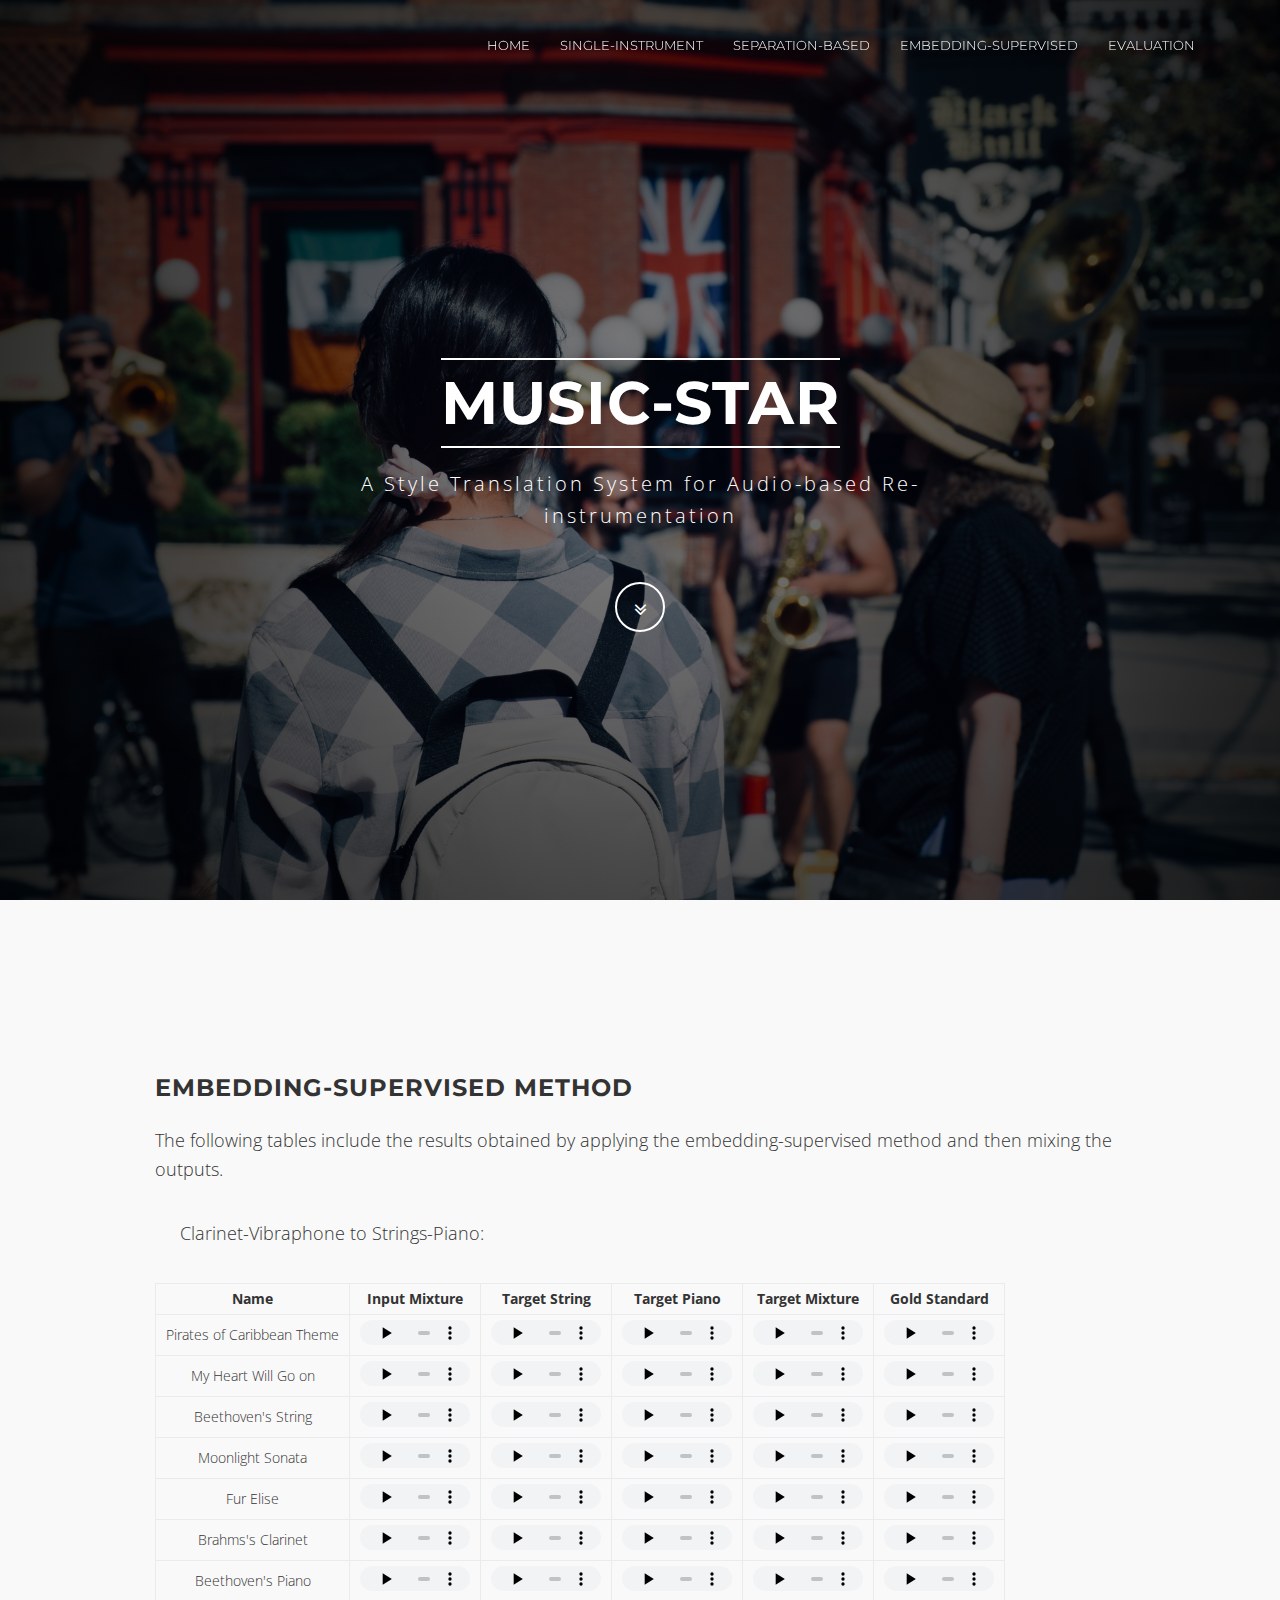
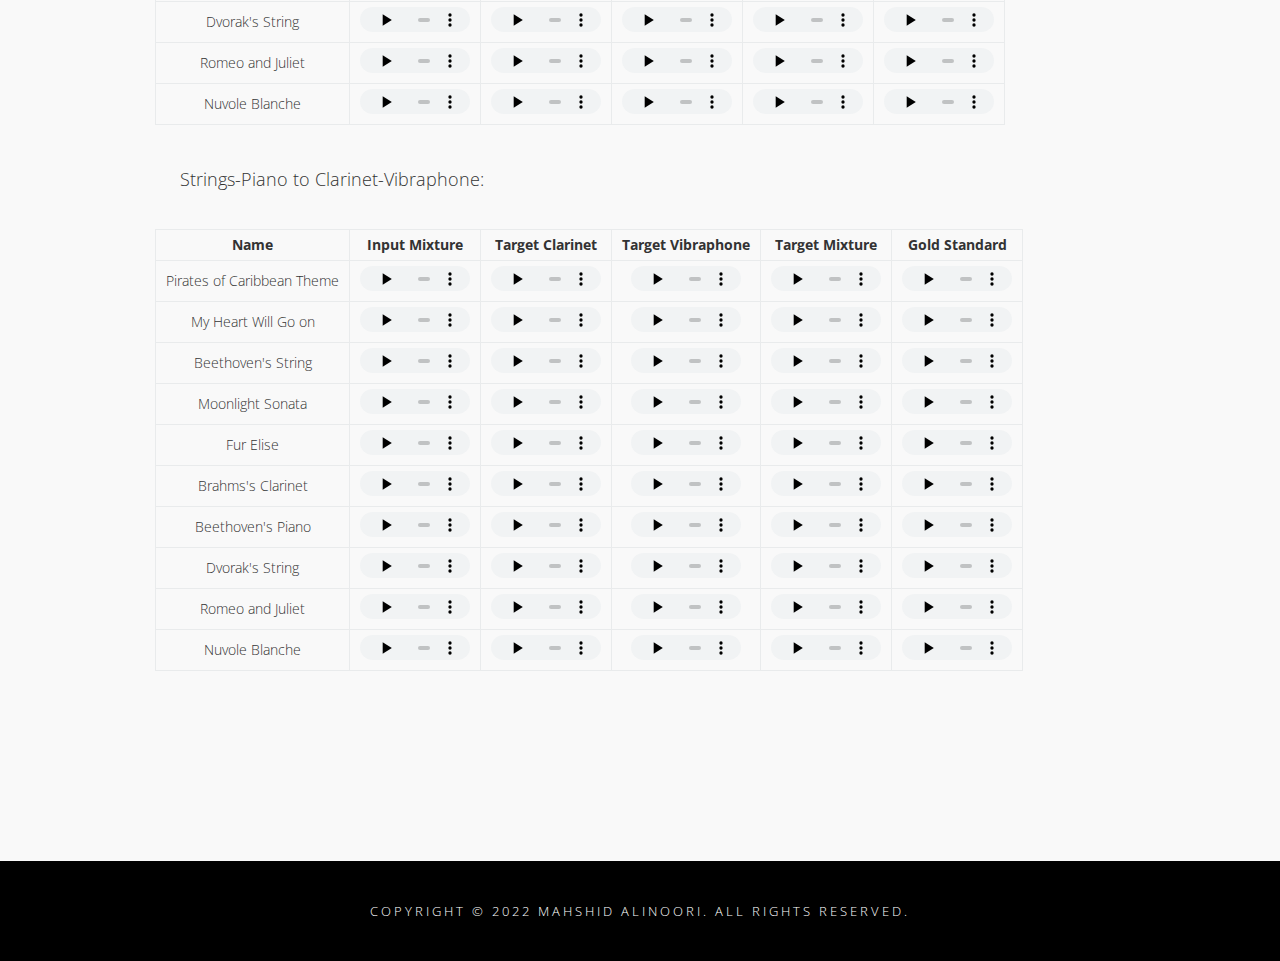
<file: embedding.html>
<!DOCTYPE html>
<html lang="en">
<head>
<meta charset="utf-8">
<meta http-equiv="X-UA-Compatible" content="IE=edge">
<meta name="viewport" content="width=device-width, initial-scale=1">
<meta name="description" content="">
<meta name="author" content="">
<title>Mahshid</title>
<!-- Bootstrap Core CSS -->
<link href="css/bootstrap.min.css" rel="stylesheet">
<!-- Custom CSS -->
<link href="css/theme.css" rel="stylesheet">
<!-- Custom Fonts -->
<link href="font-awesome/css/font-awesome.min.css" rel="stylesheet" type="text/css">
<link href="http://fonts.googleapis.com/css?family=Open+Sans:300,400,700,400italic,700italic" rel="stylesheet" type="text/css">
<link href="http://fonts.googleapis.com/css?family=Montserrat:400,700" rel="stylesheet" type="text/css">
<!-- HTML5 Shim and Respond.js IE8 support of HTML5 elements and media queries -->
<!-- WARNING: Respond.js doesn't work if you view the page via file:// -->
<!--[if lt IE 9]>
        <script src="https://oss.maxcdn.com/libs/html5shiv/3.7.0/html5shiv.js"></script>
        <script src="https://oss.maxcdn.com/libs/respond.js/1.4.2/respond.min.js"></script>
    <![endif]-->
</head>
<body id="page-top" data-spy="scroll" data-target=".navbar-fixed-top">
<!-- Navigation -->
<nav class="navbar navbar-custom navbar-fixed-top" role="navigation">
<div class="container">
	<div class="navbar-header">
		<button type="button" class="navbar-toggle" data-toggle="collapse" data-target=".navbar-main-collapse">
		<i class="fa fa-bars"></i>
		</button>
		<!--
		<a class="navbar-brand page-scroll" href="index.html">
		ARIES
		</a>-->
	</div>
	<!-- Collect the nav links, forms, and other content for toggling -->
	<div class="collapse navbar-collapse navbar-right navbar-main-collapse">
		<ul class="nav navbar-nav">
			<li>
				<a href="index.html">Home</a>
			</li>
			<li>
			<a href="single.html#single">Single-Instrument</a>
			</li>
			<li>
			<a href="separation.html#separation">Separation-based</a>
			</li>
			<li>
			<a href="embedding.html#embedding">Embedding-supervised</a>
			</li>
			<li>
			<a href="eval.html#eval">Evaluation</a>
			</li>
		</ul>
	</div>
	<!-- /.navbar-collapse -->
</div>
<!-- /.container -->
</nav>
<!-- Intro Header -->
<header class="intro">
<div class="intro-body">
	<div class="container">
		<div class="row">
			<div class="col-md-8 col-md-offset-2">
				<h1 class="brand-heading">Music-STAR</h1>
				<p class="intro-text">
					A Style Translation System for Audio-based Re-instrumentation
				</p>
				<a href="#star" class="btn btn-circle page-scroll">
				<i class="fa fa-angle-double-down animated"></i>
				</a>
			</div>
		</div>
	</div>
</div>
</header>
<!-- Project Details Section -->
<section id="embedding">
<div class="container content-section">
	<div class="row">
		<h3 class="col-lg-10 col-lg-offset-1">Embedding-supervised Method</h3>
		<div class="col-lg-10 col-lg-offset-1">
			<p>
				The following tables include the results obtained by applying the embedding-supervised method and then mixing the outputs.
			</p>
			<p style="margin-left: 25px; font-size: 18px;">
				Clarinet-Vibraphone to Strings-Piano:
			</p>

			<table class="audio-table" style="margin-bottom: 40px;">
				<thead>
					<tr>
						<th> Name </th>
						<th> Input Mixture </th>
						<th> Target String </th>
						<th> Target Piano </th>
						<th> Target Mixture </th>
						<th> Gold Standard </th>
					</tr>
				</thead>
				<tbody>
					<tr>
						<td>
							<h7>Pirates of Caribbean Theme</h7>
						</td>
						<td>
							<audio class="my_audio"src="https://dl.dropboxusercontent.com/s/9m120cn1ksvsk07/001.0.wav?raw=1" controls="" preload="none"></audio>
						</td>
						<td>
							<audio class="my_audio"src="https://dl.dropboxusercontent.com/s/54vl8b2ytgcn9v1/001.0_0.wav?raw=1" controls="" preload="none"></audio>
						</td>
						<td>
							<audio class="my_audio"src="https://dl.dropboxusercontent.com/s/9h8h8sairfxqt3i/001.0_0.wav?raw=1" controls="" preload="none"></audio>
						</td>
						<td>
							<audio class="my_audio"src="https://dl.dropboxusercontent.com/s/vx54j7d6qzhqcgr/001.3_t.wav?raw=1" controls="" preload="none"></audio>
						</td>
						<td>
							<audio class="my_audio"src="https://dl.dropboxusercontent.com/s/x256273foj6fkqx/001.3.wav?raw=1" controls="" preload="none"></audio>
						</td>

					</tr>

					<tr>
						<td>
							<h7>My Heart Will Go on</h7>
						</td>
						<td>
							<audio class="my_audio"src="https://dl.dropboxusercontent.com/s/v857v4qdzc99v27/002.0.wav?raw=1" controls="" preload="none"></audio>
						</td>
						<td>
							<audio class="my_audio"src="https://dl.dropboxusercontent.com/s/68qwlvv3kylf7ao/002.0_0.wav?raw=1" controls="" preload="none"></audio>
						</td>
						<td>
							<audio class="my_audio"src="https://dl.dropboxusercontent.com/s/i52wel1hmlbfxwz/002.0_0.wav?raw=1" controls="" preload="none"></audio>
						</td>
						<td>
							<audio class="my_audio"src="https://dl.dropboxusercontent.com/s/dzh5u3vhckr5h96/002.3_t.wav?raw=1" controls="" preload="none"></audio>
						</td>
						<td>
							<audio class="my_audio"src="https://dl.dropboxusercontent.com/s/4r54kpwfhlf300c/002.3.wav?raw=1" controls="" preload="none"></audio>
						</td>
					</tr>

					<tr>
						<td>
							<h7>Beethoven's String</h7>
						</td>
						<td>
							<audio class="my_audio"src="https://dl.dropboxusercontent.com/s/k4pez8esl9zcato/003.0.wav?raw=1" controls="" preload="none"></audio>
						</td>
						<td>
							<audio class="my_audio"src="https://dl.dropboxusercontent.com/s/vjacxcmft9zrvme/003.0_0.wav?raw=1" controls="" preload="none"></audio>
						</td>
						<td>
							<audio class="my_audio"src="https://dl.dropboxusercontent.com/s/faljk5fzoca0wvi/003.0_0.wav?raw=1" controls="" preload="none"></audio>
						</td>
						<td>
							<audio class="my_audio"src="https://dl.dropboxusercontent.com/s/iacfpai1n3c9g62/003.3_t.wav?raw=1" controls="" preload="none"></audio>
						</td>
						<td>
							<audio class="my_audio"src="https://dl.dropboxusercontent.com/s/oz26bb3bh1yyyqh/003.3.wav?raw=1" controls="" preload="none"></audio>
						</td>
					</tr>

					<tr>
						<td>
							<h7>Moonlight Sonata</h7>
						</td>
						<td>
							<audio class="my_audio"src="https://dl.dropboxusercontent.com/s/z17bwtdqdie5434/004.0.wav?raw=1" controls="" preload="none"></audio>
						</td>
						<td>
							<audio class="my_audio"src="https://dl.dropboxusercontent.com/s/ii9muwfd3c56p41/004.0_0.wav?raw=1" controls="" preload="none"></audio>
						</td>
						<td>
							<audio class="my_audio"src="https://dl.dropboxusercontent.com/s/7krhdd8lpeg60tr/004.0_0.wav?raw=1" controls="" preload="none"></audio>
						</td>
						<td>
							<audio class="my_audio"src="https://dl.dropboxusercontent.com/s/zok9yep8lb6cpv3/004.3_t.wav?raw=1" controls="" preload="none"></audio>
						</td>
						<td>
							<audio class="my_audio"src="https://dl.dropboxusercontent.com/s/5r91ur187q5py14/004.3.wav?raw=1" controls="" preload="none"></audio>
						</td>
					</tr>

					<tr>
						<td>
							<h7>Fur Elise</h7>
						</td>
						<td>
							<audio class="my_audio"src="https://dl.dropboxusercontent.com/s/9n4xp782hszn0qp/005.0.wav?raw=1" controls="" preload="none"></audio>
						</td>
						<td>
							<audio class="my_audio"src="https://dl.dropboxusercontent.com/s/ybvyerhj6m2d32p/005.0_0.wav?raw=1" controls="" preload="none"></audio>
						</td>
						<td>
							<audio class="my_audio"src="https://dl.dropboxusercontent.com/s/53hfx8mzgi915h6/005.0_0.wav?raw=1" controls="" preload="none"></audio>
						</td>
						<td>
							<audio class="my_audio"src="https://dl.dropboxusercontent.com/s/7oa00izntay79pj/005.3_t.wav?raw=1" controls="" preload="none"></audio>
						</td>
						<td>
							<audio class="my_audio"src="https://dl.dropboxusercontent.com/s/h48079mlutn1id5/005.3.wav?raw=1" controls="" preload="none"></audio>
						</td>
					</tr>

					<tr>
						<td>
							<h7>Brahms's Clarinet</h7>
						</td>
						<td>
							<audio class="my_audio"src="https://dl.dropboxusercontent.com/s/0zu9kxz6qaawk3x/006.0.wav?raw=1" controls="" preload="none"></audio>
						</td>
						<td>
							<audio class="my_audio"src="https://dl.dropboxusercontent.com/s/n99goqvuyy1bdr8/006.0_0.wav?raw=1" controls="" preload="none"></audio>
						</td>
						<td>
							<audio class="my_audio"src="https://dl.dropboxusercontent.com/s/wjkkalvriz0ihyk/006.0_0.wav?raw=1" controls="" preload="none"></audio>
						</td>
						<td>
							<audio class="my_audio"src="https://dl.dropboxusercontent.com/s/ws8up4sz5bypz1i/006.3_t.wav?raw=1" controls="" preload="none"></audio>
						</td>
						<td>
							<audio class="my_audio"src="https://dl.dropboxusercontent.com/s/q8k1t10lffc7s6m/006.3.wav?raw=1" controls="" preload="none"></audio>
						</td>
					</tr>

					<tr>
						<td>
							<h7>Beethoven's Piano</h7>
						</td>
						<td>
							<audio class="my_audio"src="https://dl.dropboxusercontent.com/s/13zjwyfu2b60pk2/007.0.wav?raw=1" controls="" preload="none"></audio>
						</td>
						<td>
							<audio class="my_audio"src="https://dl.dropboxusercontent.com/s/r4p9w20e36a5x3m/007.0_0.wav?raw=1" controls="" preload="none"></audio>
						</td>
						<td>
							<audio class="my_audio"src="https://dl.dropboxusercontent.com/s/or47rahv9f7p5r4/007.0_0.wav?raw=1" controls="" preload="none"></audio>
						</td>
						<td>
							<audio class="my_audio"src="https://dl.dropboxusercontent.com/s/8ebb86d69bt4oyn/007.3_t.wav?raw=1" controls="" preload="none"></audio>
						</td>
						<td>
							<audio class="my_audio"src="https://dl.dropboxusercontent.com/s/6q82xrxux6pplky/007.3.wav?raw=1" controls="" preload="none"></audio>
						</td>
					</tr>

					<tr>
						<td>
							<h7>Dvorak's String</h7>
						</td>
						<td>
							<audio class="my_audio"src="https://dl.dropboxusercontent.com/s/uvmrziujlwg1k32/008.0.wav?raw=1" controls="" preload="none"></audio>
						</td>
						<td>
							<audio class="my_audio"src="https://dl.dropboxusercontent.com/s/4enwbwnrqpx1hol/008.0_0.wav?raw=1" controls="" preload="none"></audio>
						</td>
						<td>
							<audio class="my_audio"src="https://dl.dropboxusercontent.com/s/nja0u704m4qcwbn/008.0_0.wav?raw=1" controls="" preload="none"></audio>
						</td>
						<td>
							<audio class="my_audio"src="https://dl.dropboxusercontent.com/s/3bcq23nv4p4qfzq/008.3_t.wav?raw=1" controls="" preload="none"></audio>
						</td>
						<td>
							<audio class="my_audio"src="https://dl.dropboxusercontent.com/s/fpjxnhh41pu46e2/008.3.wav?raw=1" controls="" preload="none"></audio>
						</td>
					</tr>

					<tr>
						<td>
							<h7>Romeo and Juliet</h7>
						</td>
						<td>
							<audio class="my_audio"src="https://dl.dropboxusercontent.com/s/z9zftxnxyxd2mxl/009.0.wav?raw=1" controls="" preload="none"></audio>
						</td>
						<td>
							<audio class="my_audio"src="https://dl.dropboxusercontent.com/s/o4l1p8nxnrmc8rs/009.0_0.wav?raw=1" controls="" preload="none"></audio>
						</td>
						<td>
							<audio class="my_audio"src="https://dl.dropboxusercontent.com/s/vih4ns6ftpgmjcv/009.0_0.wav?raw=1" controls="" preload="none"></audio>
						</td>
						<td>
							<audio class="my_audio"src="https://dl.dropboxusercontent.com/s/6gdcwjidi7f8ttl/009.3_t.wav?raw=1" controls="" preload="none"></audio>
						</td>
						<td>
							<audio class="my_audio"src="https://dl.dropboxusercontent.com/s/lfzjww9ub5z24y7/009.3.wav?raw=1" controls="" preload="none"></audio>
						</td>
					</tr>

					<tr>
						<td>
							<h7>Nuvole Blanche</h7>
						</td>
						<td>
							<audio class="my_audio"src="https://dl.dropboxusercontent.com/s/4ycyrt46uxy21rh/010.0.wav?raw=1" controls="" preload="none"></audio>
						</td>
						<td>
							<audio class="my_audio"src="https://dl.dropboxusercontent.com/s/75mb0fvo8y47u6a/010.0_0.wav?raw=1" controls="" preload="none"></audio>
						</td>
						<td>
							<audio class="my_audio"src="https://dl.dropboxusercontent.com/s/y73rfxskvzl1za0/010.0_0.wav?raw=1" controls="" preload="none"></audio>
						</td>
						<td>
							<audio class="my_audio"src="https://dl.dropboxusercontent.com/s/hxo7o64g53vo3pf/010.3_t.wav?raw=1" controls="" preload="none"></audio>
						</td>
						<td>
							<audio class="my_audio"src="https://dl.dropboxusercontent.com/s/vj275hyxklmig8f/010.3_t.wav?raw=1" controls="" preload="none"></audio>
						</td>
					</tr>
				</tbody>
			</table>

			<p style="margin-left: 25px; font-size: 18px;">
				Strings-Piano to Clarinet-Vibraphone:
			</p>

			<table class="audio-table" style="margin-bottom: 40px;">
				<thead>
					<tr>
						<th> Name </th>
						<th> Input Mixture </th>
						<th> Target Clarinet </th>
						<th> Target Vibraphone </th>
						<th> Target Mixture </th>
						<th> Gold Standard </th>
					</tr>
				</thead>
				<tbody>
					<tr>
						<td>
							<h7>Pirates of Caribbean Theme</h7>
						</td>
						<td>
							<audio class="my_audio"src="https://dl.dropboxusercontent.com/s/x256273foj6fkqx/001.3.wav?raw=1" controls="" preload="none"></audio>
						</td>
						<td>
							<audio class="my_audio"src="https://dl.dropboxusercontent.com/s/xap7atodjux34rd/001.3_0.wav?raw=1" controls="" preload="none"></audio>
						</td>
						<td>
							<audio class="my_audio"src="https://dl.dropboxusercontent.com/s/g5bhmjsi3e73epu/001.3_0.wav?raw=1" controls="" preload="none"></audio>
						</td>
						<td>
							<audio class="my_audio"src="https://dl.dropboxusercontent.com/s/38ozwg7nfq1cxkb/001.0_t.wav?raw=1" controls="" preload="none"></audio>
						</td>
						<td>
							<audio class="my_audio"src="https://dl.dropboxusercontent.com/s/9m120cn1ksvsk07/001.0.wav?raw=1" controls="" preload="none"></audio>
						</td>

					</tr>

					<tr>
						<td>
							<h7>My Heart Will Go on</h7>
						</td>
						<td>
							<audio class="my_audio"src="https://dl.dropboxusercontent.com/s/4r54kpwfhlf300c/002.3.wav?raw=1" controls="" preload="none"></audio>
						</td>
						<td>
							<audio class="my_audio"src="https://dl.dropboxusercontent.com/s/cjkx2905bsjc82m/002.3_0.wav?raw=1" controls="" preload="none"></audio>
						</td>
						<td>
							<audio class="my_audio"src="https://dl.dropboxusercontent.com/s/atec2gz0lyrbxpq/002.3_0.wav?raw=1" controls="" preload="none"></audio>
						</td>
						<td>
							<audio class="my_audio"src="https://dl.dropboxusercontent.com/s/7cmi1w0ng4iq0pi/002.0_t.wav?raw=1" controls="" preload="none"></audio>
						</td>
						<td>
							<audio class="my_audio"src="https://dl.dropboxusercontent.com/s/v857v4qdzc99v27/002.0.wav?raw=1" controls="" preload="none"></audio>
						</td>
					</tr>

					<tr>
						<td>
							<h7>Beethoven's String</h7>
						</td>
						<td>
							<audio class="my_audio"src="https://dl.dropboxusercontent.com/s/oz26bb3bh1yyyqh/003.3.wav?raw=1" controls="" preload="none"></audio>
						</td>
						<td>
							<audio class="my_audio"src="https://dl.dropboxusercontent.com/s/ae729brhemzejil/003.3_0.wav?raw=1" controls="" preload="none"></audio>
						</td>
						<td>
							<audio class="my_audio"src="https://dl.dropboxusercontent.com/s/f3tichr9i3cw31b/003.3_0.wav?raw=1" controls="" preload="none"></audio>
						</td>
						<td>
							<audio class="my_audio"src="https://dl.dropboxusercontent.com/s/flzi3084ma0ztnd/003.0_t.wav?raw=1" controls="" preload="none"></audio>
						</td>
						<td>
							<audio class="my_audio"src="https://dl.dropboxusercontent.com/s/k4pez8esl9zcato/003.0.wav?raw=1" controls="" preload="none"></audio>
						</td>
					</tr>

					<tr>
						<td>
							<h7>Moonlight Sonata</h7>
						</td>
						<td>
							<audio class="my_audio"src="https://dl.dropboxusercontent.com/s/5r91ur187q5py14/004.3.wav?raw=1" controls="" preload="none"></audio>
						</td>
						<td>
							<audio class="my_audio"src="https://dl.dropboxusercontent.com/s/89b4n1a5n0d41g4/004.3_0.wav?raw=1" controls="" preload="none"></audio>
						</td>
						<td>
							<audio class="my_audio"src="https://dl.dropboxusercontent.com/s/3bdy8toi2s7dabd/004.3.wav?raw=1" controls="" preload="none"></audio>
						</td>
						<td>
							<audio class="my_audio"src="https://dl.dropboxusercontent.com/s/hhvtsvk23k8pgvf/004.0_t.wav?raw=1" controls="" preload="none"></audio>
						</td>
						<td>
							<audio class="my_audio"src="https://dl.dropboxusercontent.com/s/z17bwtdqdie5434/004.0.wav?raw=1" controls="" preload="none"></audio>
						</td>
					</tr>

					<tr>
						<td>
							<h7>Fur Elise</h7>
						</td>
						<td>
							<audio class="my_audio"src="https://dl.dropboxusercontent.com/s/h48079mlutn1id5/005.3.wav?raw=1" controls="" preload="none"></audio>
						</td>
						<td>
							<audio class="my_audio"src="https://dl.dropboxusercontent.com/s/t4cn4w0blvx2r38/005.3_0.wav?raw=1" controls="" preload="none"></audio>
						</td>
						<td>
							<audio class="my_audio"src="https://dl.dropboxusercontent.com/s/04ioomi0vdsf6ou/005.3_0.wav?raw=1" controls="" preload="none"></audio>
						</td>
						<td>
							<audio class="my_audio"src="https://dl.dropboxusercontent.com/s/1syz84rgyk663kk/005.0_t.wav?raw=1" controls="" preload="none"></audio>
						</td>
						<td>
							<audio class="my_audio"src="https://dl.dropboxusercontent.com/s/9n4xp782hszn0qp/005.0.wav?raw=1" controls="" preload="none"></audio>
						</td>
					</tr>

					<tr>
						<td>
							<h7>Brahms's Clarinet</h7>
						</td>
						<td>
							<audio class="my_audio"src="https://dl.dropboxusercontent.com/s/q8k1t10lffc7s6m/006.3.wav?raw=1" controls="" preload="none"></audio>
						</td>
						<td>
							<audio class="my_audio"src="https://dl.dropboxusercontent.com/s/yb2mkmfs6wahzr9/006.3_0.wav?raw=1" controls="" preload="none"></audio>
						</td>
						<td>
							<audio class="my_audio"src="https://dl.dropboxusercontent.com/s/5ttqiyjwbletk9a/006.3_0.wav?raw=1" controls="" preload="none"></audio>
						</td>
						<td>
							<audio class="my_audio"src="https://dl.dropboxusercontent.com/s/bc5fhuwtyumrekw/006.0_t.wav?raw=1" controls="" preload="none"></audio>
						</td>
						<td>
							<audio class="my_audio"src="https://dl.dropboxusercontent.com/s/0zu9kxz6qaawk3x/006.0.wav?raw=1" controls="" preload="none"></audio>
						</td>
					</tr>

					<tr>
						<td>
							<h7>Beethoven's Piano</h7>
						</td>
						<td>
							<audio class="my_audio"src="https://dl.dropboxusercontent.com/s/6q82xrxux6pplky/007.3.wav?raw=1" controls="" preload="none"></audio>
						</td>
						<td>
							<audio class="my_audio"src="https://dl.dropboxusercontent.com/s/a7ol0phl1gex4wm/007.3_0.wav?raw=1" controls="" preload="none"></audio>
						</td>
						<td>
							<audio class="my_audio"src="https://dl.dropboxusercontent.com/s/fpa1pj3ezbnsfre/007.3_0.wav?raw=1" controls="" preload="none"></audio>
						</td>
						<td>
							<audio class="my_audio"src="https://dl.dropboxusercontent.com/s/p9vs36p2gavq1mp/007.0_t.wav?raw=1" controls="" preload="none"></audio>
						</td>
						<td>
							<audio class="my_audio"src="https://dl.dropboxusercontent.com/s/13zjwyfu2b60pk2/007.0.wav?raw=1" controls="" preload="none"></audio>
						</td>
					</tr>

					<tr>
						<td>
							<h7>Dvorak's String</h7>
						</td>
						<td>
							<audio class="my_audio"src="https://dl.dropboxusercontent.com/s/fpjxnhh41pu46e2/008.3.wav?raw=1" controls="" preload="none"></audio>
						</td>
						<td>
							<audio class="my_audio"src="https://dl.dropboxusercontent.com/s/mvmblnl4tqz5cv0/008.3_0.wav?raw=1" controls="" preload="none"></audio>
						</td>
						<td>
							<audio class="my_audio"src="https://dl.dropboxusercontent.com/s/i6ql28yrxl32tb8/008.3_0.wav?raw=1" controls="" preload="none"></audio>
						</td>
						<td>
							<audio class="my_audio"src="https://dl.dropboxusercontent.com/s/1fgr1yr4w3x5wxn/008.0_t.wav?raw=1" controls="" preload="none"></audio>
						</td>
						<td>
							<audio class="my_audio"src="https://dl.dropboxusercontent.com/s/uvmrziujlwg1k32/008.0.wav?raw=1" controls="" preload="none"></audio>
						</td>
					</tr>

					<tr>
						<td>
							<h7>Romeo and Juliet</h7>
						</td>
						<td>
							<audio class="my_audio"src="https://dl.dropboxusercontent.com/s/lfzjww9ub5z24y7/009.3.wav?raw=1" controls="" preload="none"></audio>
						</td>
						<td>
							<audio class="my_audio"src="https://dl.dropboxusercontent.com/s/h1olewwxsf5olq1/009.3_0.wav?raw=1" controls="" preload="none"></audio>
						</td>
						<td>
							<audio class="my_audio"src="https://dl.dropboxusercontent.com/s/lqdqb2ckk8rylfi/009.3_0.wav?raw=1" controls="" preload="none"></audio>
						</td>
						<td>
							<audio class="my_audio"src="https://dl.dropboxusercontent.com/s/u43kll2r3j3jru0/009.0_t.wav?raw=1" controls="" preload="none"></audio>
						</td>
						<td>
							<audio class="my_audio"src="https://dl.dropboxusercontent.com/s/z9zftxnxyxd2mxl/009.0.wav?raw=1" controls="" preload="none"></audio>
						</td>
					</tr>

					<tr>
						<td>
							<h7>Nuvole Blanche</h7>
						</td>
						<td>
							<audio class="my_audio"src="https://dl.dropboxusercontent.com/s/qmxlusin461yg4j/010.3.wav?raw=1" controls="" preload="none"></audio>
						</td>
						<td>
							<audio class="my_audio"src="https://dl.dropboxusercontent.com/s/lbz53dm0onmddms/010.3_0.wav?raw=1" controls="" preload="none"></audio>
						</td>
						<td>
							<audio class="my_audio"src="https://dl.dropboxusercontent.com/s/w8nbc2epnwn6h4y/010.3_0.wav?raw=1" controls="" preload="none"></audio>
						</td>
						<td>
							<audio class="my_audio"src="https://dl.dropboxusercontent.com/s/vzakekkfceqlnzt/010.0_t.wav?raw=1" controls="" preload="none"></audio>
						</td>
						<td>
							<audio class="my_audio"src="https://dl.dropboxusercontent.com/s/4ycyrt46uxy21rh/010.0.wav?raw=1" controls="" preload="none"></audio>
						</td>
					</tr>
				</tbody>
			</table>
		</div>
	</div>	

	
</div>
</section>
<!-- Footer -->
<footer>
<div class="container text-center">
	<p class="credits">
		Copyright &copy; 2022 Mahshid Alinoori. All Rights Reserved.
	</p>
</div>
</footer>
<!-- jQuery -->
<script src="js/jquery.js"></script>
<!-- Bootstrap Core JavaScript -->
<script src="js/bootstrap.min.js"></script>
<!-- Plugin JavaScript -->
<script src="js/jquery.easing.min.js"></script>
<!-- Custom Theme JavaScript -->
<script src="js/theme.js"></script>
</body>
</html>
</file>
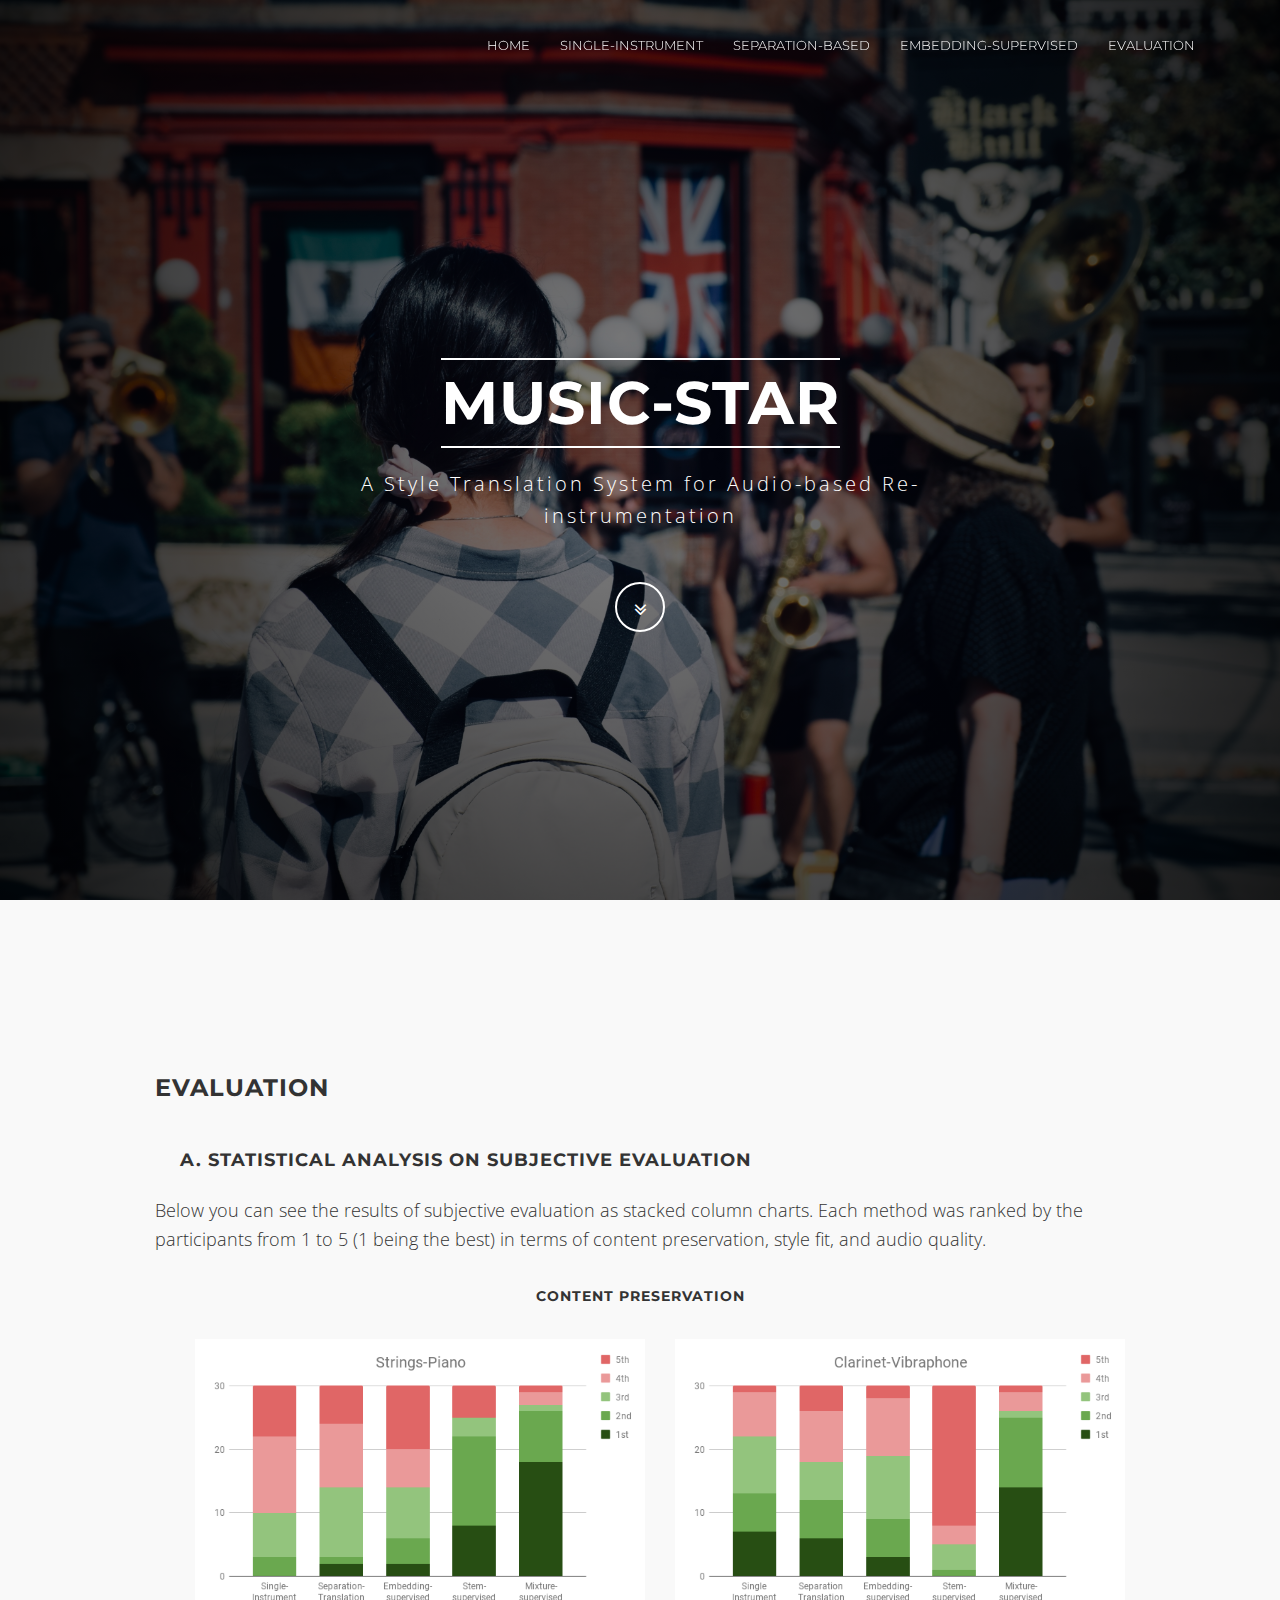
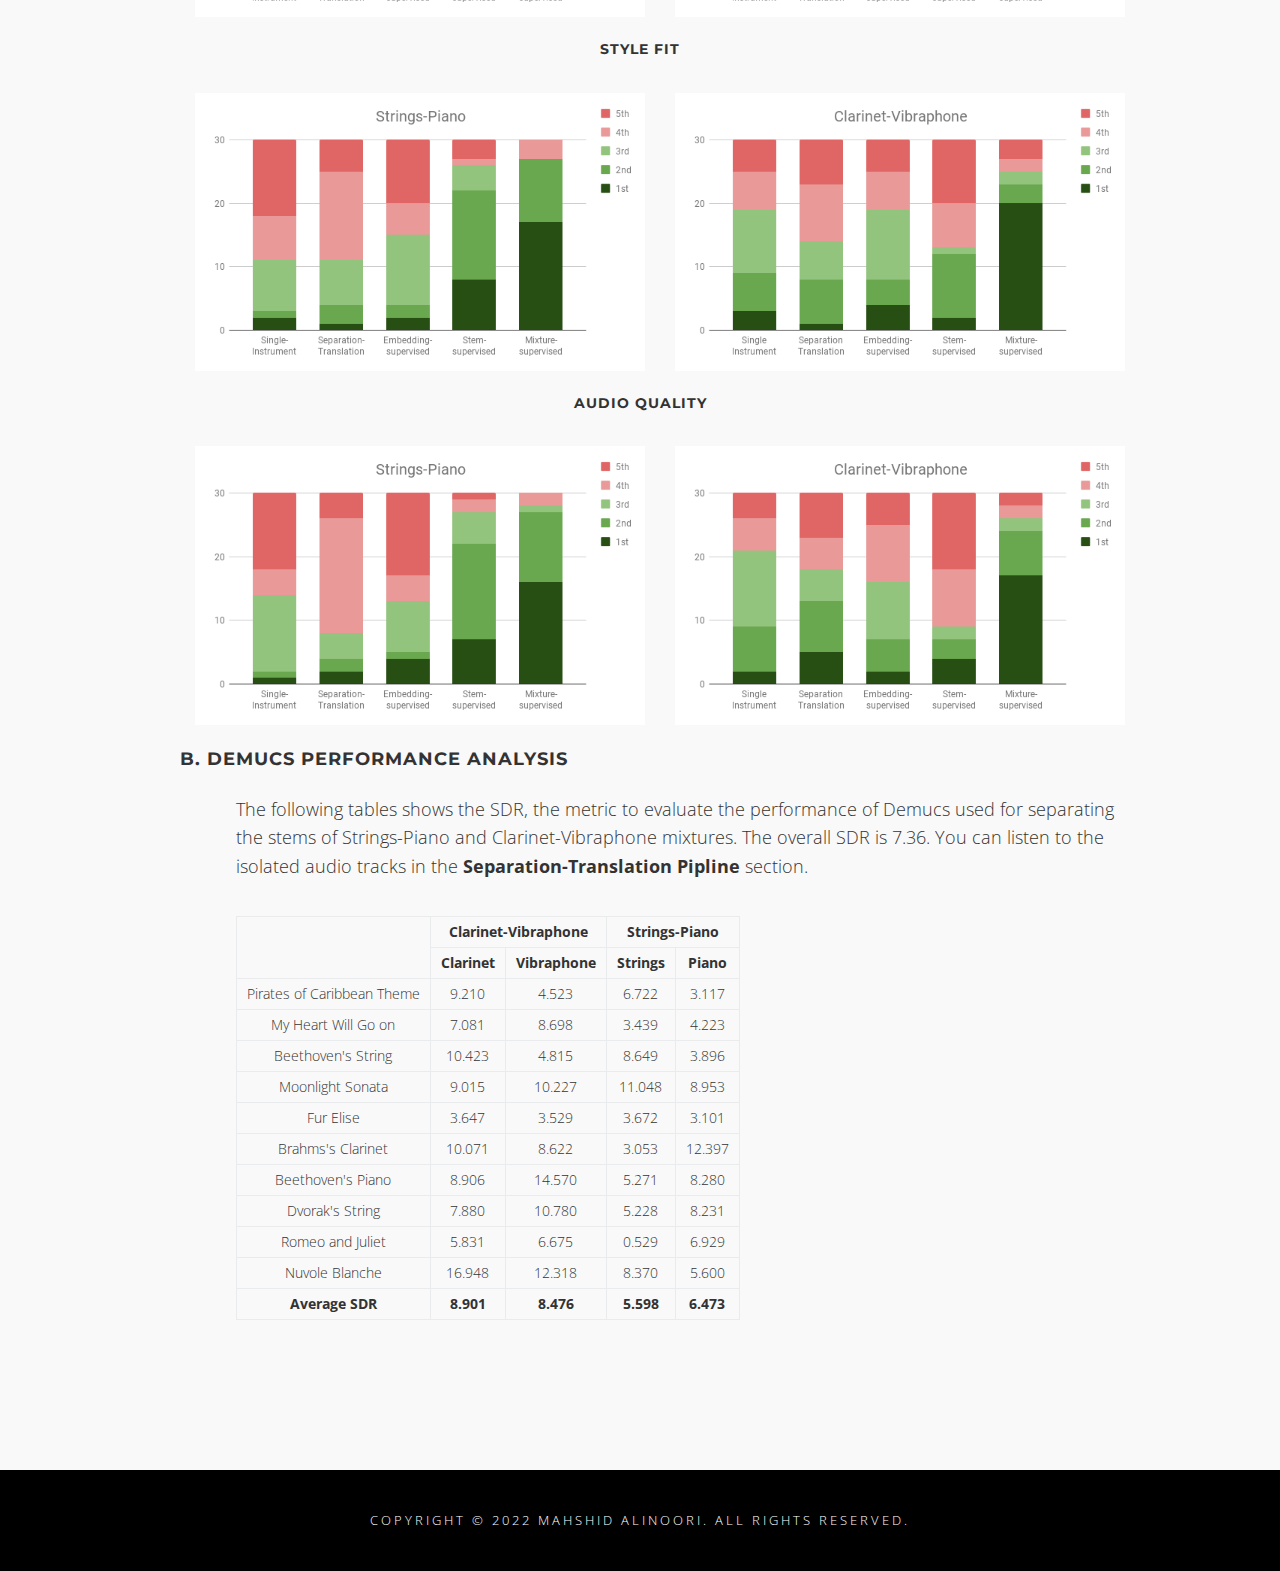
<file: eval.html>
<!DOCTYPE html>
<html lang="en">
<head>
<meta charset="utf-8">
<meta http-equiv="X-UA-Compatible" content="IE=edge">
<meta name="viewport" content="width=device-width, initial-scale=1">
<meta name="description" content="">
<meta name="author" content="">
<title>Mahshid</title>
<!-- Bootstrap Core CSS -->
<link href="css/bootstrap.min.css" rel="stylesheet">
<!-- Custom CSS -->
<link href="css/theme.css" rel="stylesheet">
<!-- Custom Fonts -->
<link href="font-awesome/css/font-awesome.min.css" rel="stylesheet" type="text/css">
<link href="http://fonts.googleapis.com/css?family=Open+Sans:300,400,700,400italic,700italic" rel="stylesheet" type="text/css">
<link href="http://fonts.googleapis.com/css?family=Montserrat:400,700" rel="stylesheet" type="text/css">
<!-- HTML5 Shim and Respond.js IE8 support of HTML5 elements and media queries -->
<!-- WARNING: Respond.js doesn't work if you view the page via file:// -->
<!--[if lt IE 9]>
        <script src="https://oss.maxcdn.com/libs/html5shiv/3.7.0/html5shiv.js"></script>
        <script src="https://oss.maxcdn.com/libs/respond.js/1.4.2/respond.min.js"></script>
    <![endif]-->
</head>
<body id="page-top" data-spy="scroll" data-target=".navbar-fixed-top">
<!-- Navigation -->
<nav class="navbar navbar-custom navbar-fixed-top" role="navigation">
<div class="container">
	<div class="navbar-header">
		<button type="button" class="navbar-toggle" data-toggle="collapse" data-target=".navbar-main-collapse">
		<i class="fa fa-bars"></i>
		</button>
		<!--
		<a class="navbar-brand page-scroll" href="index.html">
		ARIES
		</a>-->
	</div>
	<!-- Collect the nav links, forms, and other content for toggling -->
	<div class="collapse navbar-collapse navbar-right navbar-main-collapse">
		<ul class="nav navbar-nav">
			<li>
				<a href="index.html">Home</a>
			</li>
			<li>
			<a href="single.html#single">Single-Instrument</a>
			</li>
			<li>
			<a href="separation.html#separation">Separation-based</a>
			</li>
			<li>
			<a href="embedding.html#embedding">Embedding-supervised</a>
			</li>
			<li>
			<a href="eval.html#eval">Evaluation</a>
			</li>
		</ul>
	</div>
	<!-- /.navbar-collapse -->
</div>
<!-- /.container -->
</nav>
<!-- Intro Header -->
<header class="intro">
<div class="intro-body">
	<div class="container">
		<div class="row">
			<div class="col-md-8 col-md-offset-2">
				<h1 class="brand-heading">Music-STAR</h1>
				<p class="intro-text">
					A Style Translation System for Audio-based Re-instrumentation
				</p>
				<a href="#star" class="btn btn-circle page-scroll">
				<i class="fa fa-angle-double-down animated"></i>
				</a>
			</div>
		</div>
	</div>
</div>
</header>
<!-- Project Details Section -->
<section id="eval">
<div class="container content-section">
	<div class="row">
		<h3 class="col-lg-10 col-lg-offset-1">Evaluation</h3>
		<div class="col-lg-10 col-lg-offset-1">
			<h4 id="stats">A. Statistical Analysis on Subjective Evaluation</h4>
			<p>
				Below you can see the results of subjective evaluation as stacked column charts. Each method was ranked by the 
				participants from 1 to 5 (1 being the best) in terms of content preservation, style fit, and audio quality.
			</p>
			<h5 style="text-align: center;">Content preservation</h5>
			<div class="row">
				<div class="gallary">
					<ul style="list-style: none;">
						<li class="col-md-6">
							<img  src="img/sp-content.png" title="ps-content">
						</li>
						<li class="col-md-6">
							<img  src="img/cv-content.png" title="cv-content">
						</li>
					</ul>
				</div>
			</div>

			<h5 style="text-align: center;">Style fit</h5>
			<div class="row">
				<div class="gallary">
					<ul style="list-style: none;">
						<li class="col-md-6">
							<img  src="img/sp-style.png" title="ps-content">
						</li>
						<li class="col-md-6">
							<img  src="img/cv-style.png" title="cv-content">
						</li>
					</ul>
				</div>
			</div>

			<h5 style="text-align: center;">Audio quality</h5>
			<div class="row">
				<div class="gallary">
					<ul style="list-style: none;">
						<li class="col-md-6">
							<img  src="img/sp-quality.png" title="ps-content">
						</li>
						<li class="col-md-6">
							<img  src="img/cv-quality.png" title="cv-content">
						</li>
					</ul>
				</div>
			</div>

			<h4 id="demucs">B. Demucs Performance Analysis</h4>
			<div class="col-lg-offset-1">
				<p>
					The following tables shows the SDR, the metric to evaluate the performance of Demucs 
					used for separating the stems of Strings-Piano and Clarinet-Vibraphone mixtures. The overall SDR 
					is 7.36. You can listen to the isolated audio tracks in the <a href="#pipeline"><b>Separation-Translation Pipline</b> section</a>.
				</p>
		
				<table class="audio-table">
					<thead>
					<tr>
						<th rowspan="2"></th>
						<th colspan="2">Clarinet-Vibraphone</th>
						<th colspan="2">Strings-Piano</th>
					</tr>
					<tr>
						<th>Clarinet</th>
						<th>Vibraphone</th>
						<th>Strings</th>
						<th>Piano</th>
					</tr>
					</thead>
					<tbody>
					<tr>
						<td>Pirates of Caribbean Theme</td>
						<td>9.210</td>
						<td>4.523</td>
						<td>6.722</td>
						<td>3.117</td>
					</tr>
					<tr>
						<td>My Heart Will Go on</td>
						<td>7.081</td>
						<td>8.698</td>
						<td>3.439</td>
						<td>4.223</td>
					</tr>
					<tr>
						<td>Beethoven's String</td>
						<td>10.423</td>
						<td>4.815</td>
						<td>8.649</td>
						<td>3.896</td>
					</tr>
					<tr>
						<td>Moonlight Sonata</td>
						<td>9.015</td>
						<td>10.227</td>
						<td>11.048</td>
						<td>8.953</td>
					</tr>
					<tr>
						<td>Fur Elise</td>
						<td>3.647</td>
						<td>3.529</td>
						<td>3.672</td>
						<td>3.101</td>
					</tr>
					<tr>
						<td>Brahms's Clarinet</td>
						<td>10.071</td>
						<td>8.622</td>
						<td>3.053</td>
						<td>12.397</td>
					</tr>
					<tr>
						<td>Beethoven's Piano</td>
						<td>8.906</td>
						<td>14.570</td>
						<td>5.271</td>
						<td>8.280</td>
					</tr>
					<tr>
						<td>Dvorak's String</td>
						<td>7.880</td>
						<td>10.780</td>
						<td>5.228</td>
						<td>8.231</td>
					</tr>
					<tr>
						<td>Romeo and Juliet</td>
						<td>5.831</td>
						<td>6.675</td>
						<td>0.529</td>
						<td>6.929</td>
					</tr>
					<tr>
						<td>Nuvole Blanche</td>
						<td>16.948</td>
						<td>12.318</td>
						<td>8.370</td>
						<td>5.600</td>
					</tr>
					<tr>
						<td><b>Average SDR</b></td>
						<td><b>8.901</b></td>
						<td><b>8.476</b></td>
						<td><b>5.598</b></td>
						<td><b>6.473</b></td>
					</tr>
					</tbody>
					</table>
			</div>
		</div>
	</div>


</div>
</section>
<!-- Footer -->
<footer>
<div class="container text-center">
	<p class="credits">
		Copyright &copy; 2022 Mahshid Alinoori. All Rights Reserved.
	</p>
</div>
</footer>
<!-- jQuery -->
<script src="js/jquery.js"></script>
<!-- Bootstrap Core JavaScript -->
<script src="js/bootstrap.min.js"></script>
<!-- Plugin JavaScript -->
<script src="js/jquery.easing.min.js"></script>
<!-- Custom Theme JavaScript -->
<script src="js/theme.js"></script>
</body>
</html>
</file>
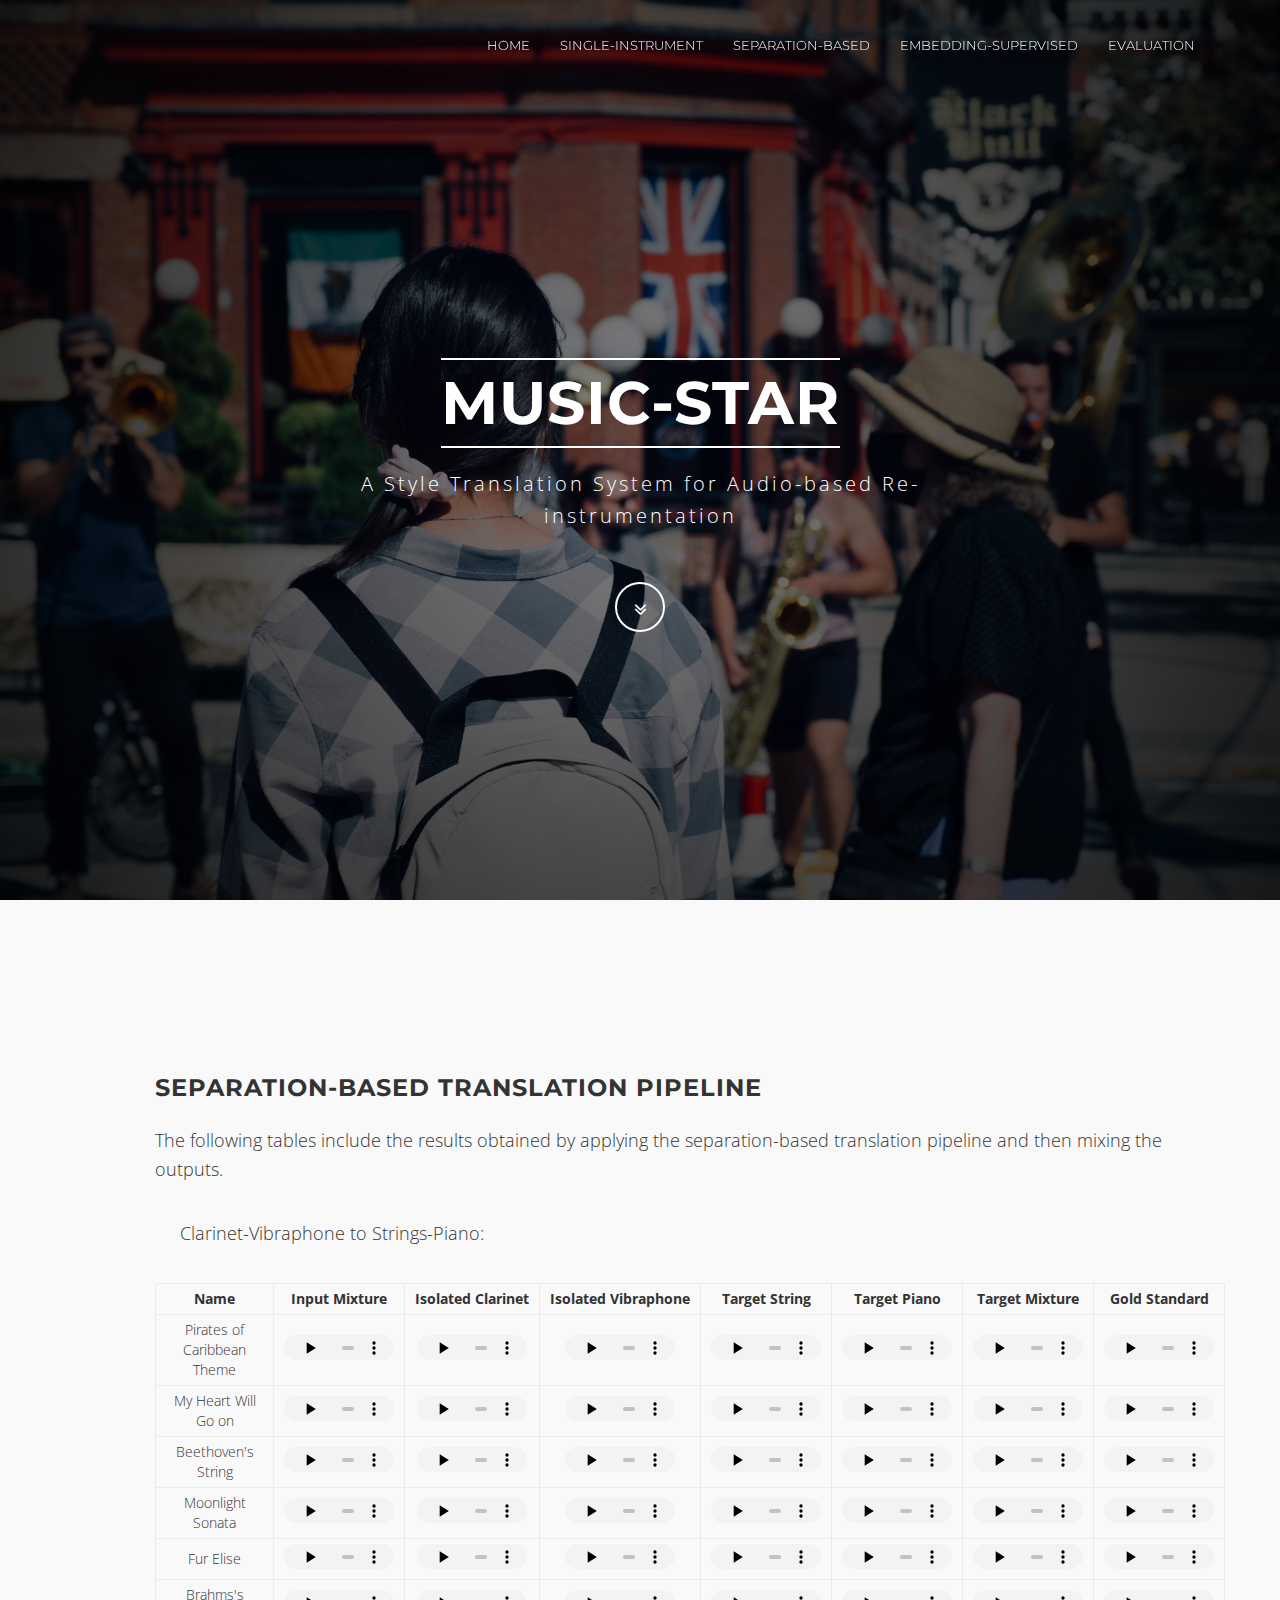
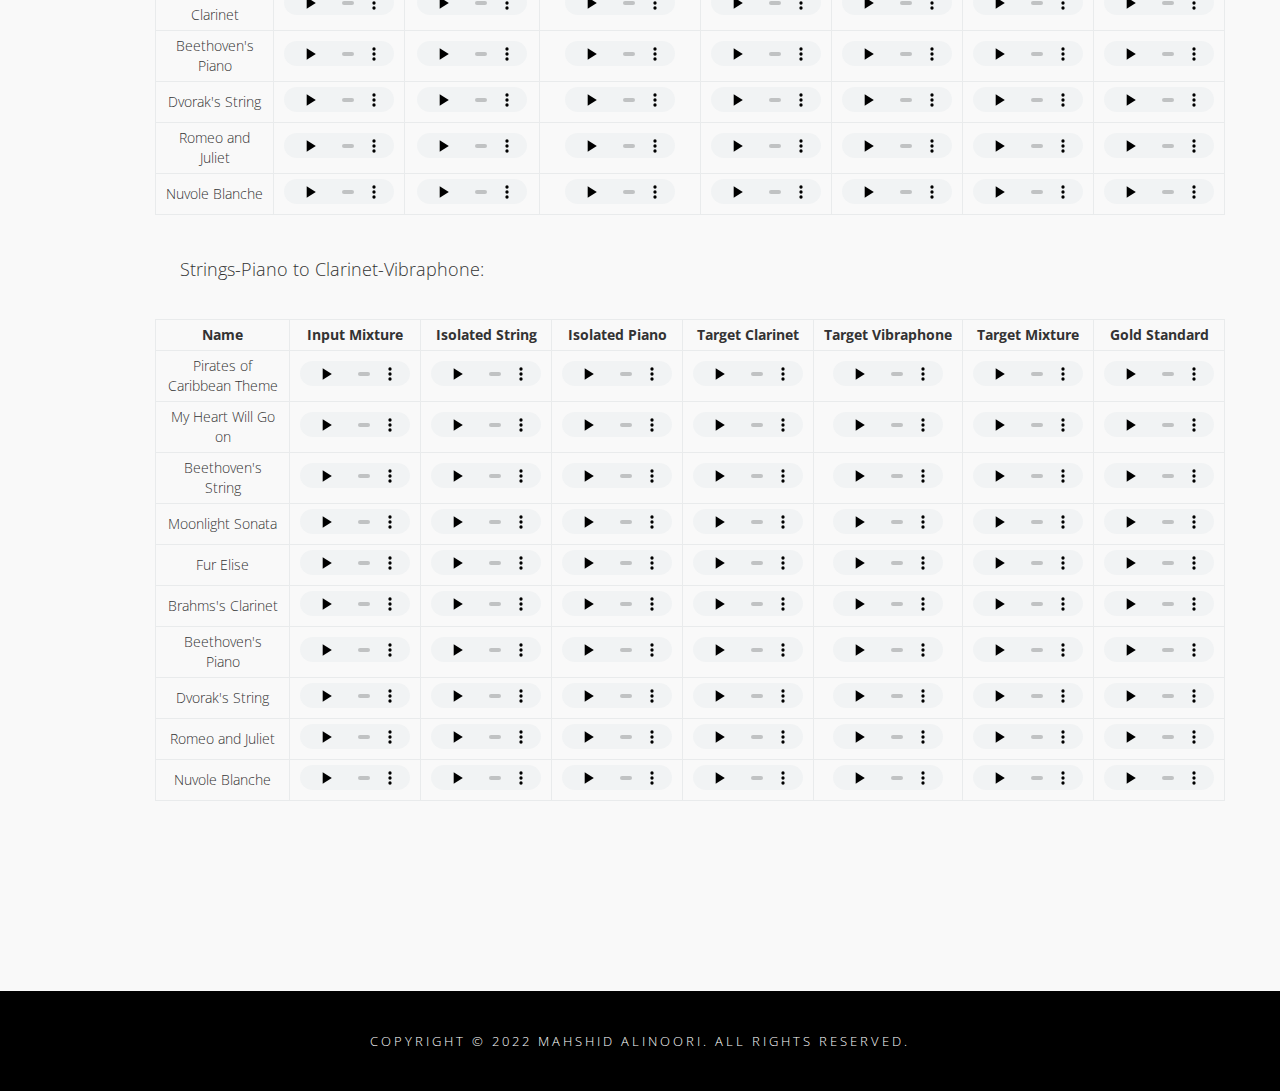
<file: separation.html>
<!DOCTYPE html>
<html lang="en">
<head>
<meta charset="utf-8">
<meta http-equiv="X-UA-Compatible" content="IE=edge">
<meta name="viewport" content="width=device-width, initial-scale=1">
<meta name="description" content="">
<meta name="author" content="">
<title>Mahshid</title>
<!-- Bootstrap Core CSS -->
<link href="css/bootstrap.min.css" rel="stylesheet">
<!-- Custom CSS -->
<link href="css/theme.css" rel="stylesheet">
<!-- Custom Fonts -->
<link href="font-awesome/css/font-awesome.min.css" rel="stylesheet" type="text/css">
<link href="http://fonts.googleapis.com/css?family=Open+Sans:300,400,700,400italic,700italic" rel="stylesheet" type="text/css">
<link href="http://fonts.googleapis.com/css?family=Montserrat:400,700" rel="stylesheet" type="text/css">
<!-- HTML5 Shim and Respond.js IE8 support of HTML5 elements and media queries -->
<!-- WARNING: Respond.js doesn't work if you view the page via file:// -->
<!--[if lt IE 9]>
        <script src="https://oss.maxcdn.com/libs/html5shiv/3.7.0/html5shiv.js"></script>
        <script src="https://oss.maxcdn.com/libs/respond.js/1.4.2/respond.min.js"></script>
    <![endif]-->
</head>
<body id="page-top" data-spy="scroll" data-target=".navbar-fixed-top">
<!-- Navigation -->
<nav class="navbar navbar-custom navbar-fixed-top" role="navigation">
<div class="container">
	<div class="navbar-header">
		<button type="button" class="navbar-toggle" data-toggle="collapse" data-target=".navbar-main-collapse">
		<i class="fa fa-bars"></i>
		</button>
		<!--
		<a class="navbar-brand page-scroll" href="index.html">
		ARIES
		</a>-->
	</div>
	<!-- Collect the nav links, forms, and other content for toggling -->
	<div class="collapse navbar-collapse navbar-right navbar-main-collapse">
		<ul class="nav navbar-nav">
			<li>
				<a href="index.html">Home</a>
			</li>
			<li>
			<a href="single.html#single">Single-Instrument</a>
			</li>
			<li>
			<a href="separation.html#separation">Separation-based</a>
			</li>
			<li>
			<a href="embedding.html#embedding">Embedding-supervised</a>
			</li>
			<li>
			<a href="eval.html#eval">Evaluation</a>
			</li>
		</ul>
	</div>
	<!-- /.navbar-collapse -->
</div>
<!-- /.container -->
</nav>
<!-- Intro Header -->
<header class="intro">
<div class="intro-body">
	<div class="container">
		<div class="row">
			<div class="col-md-8 col-md-offset-2">
				<h1 class="brand-heading">Music-STAR</h1>
				<p class="intro-text">
					A Style Translation System for Audio-based Re-instrumentation
				</p>
				<a href="#star" class="btn btn-circle page-scroll">
				<i class="fa fa-angle-double-down animated"></i>
				</a>
			</div>
		</div>
	</div>
</div>
</header>
<!-- Project Details Section -->
<section id="separation">
<div class="container content-section">
	<div class="row">
		<h3 class="col-lg-11 col-lg-offset-1">Separation-based Translation Pipeline</h3>
		<div class="col-lg-11 col-lg-offset-1">
			<p>
				The following tables include the results obtained by applying the separation-based translation pipeline and then mixing the outputs.
			</p>
			<p style="margin-left: 25px; font-size: 18px;">
				Clarinet-Vibraphone to Strings-Piano:
			</p>

			<table class="audio-table" style="margin-bottom: 40px;">
				<thead>
					<tr>
						<th> Name </th>
						<th> Input Mixture </th>
						<th> Isolated Clarinet </th>
						<th> Isolated Vibraphone </th>
						<th> Target String </th>
						<th> Target Piano </th>
						<th> Target Mixture </th>
						<th> Gold Standard </th>
					</tr>
				</thead>
				<tbody>
					<tr>
						<td>
							<h7>Pirates of Caribbean Theme</h7>
						</td>
						<td>
							<audio class="my_audio"src="https://dl.dropboxusercontent.com/s/kcj0jkf9m8glel2/001.0.wav?raw=1" controls="" preload="none"></audio>
						</td>
						<td>
							<audio class="my_audio"src="https://dl.dropboxusercontent.com/s/xlpfok1760kmjzo/001.1.wav?raw=1" controls="" preload="none"></audio>
						</td>
						<td>
							<audio class="my_audio"src="https://dl.dropboxusercontent.com/s/nu4di3ztvvf2qb0/001.2.wav?raw=1" controls="" preload="none"></audio>
						</td>
						<td>
							<audio class="my_audio"src="https://dl.dropboxusercontent.com/s/e3l8vyhbcyivm95/001.1_0.wav?raw=1" controls="" preload="none"></audio>
						</td>
						<td>
							<audio class="my_audio"src="https://dl.dropboxusercontent.com/s/ul2yx3hwgziyqo3/001.2_0.wav?raw=1" controls="" preload="none"></audio>
						</td>
						<td>
							<audio class="my_audio"src="https://dl.dropboxusercontent.com/s/7983qoni37wii77/001.3_t.wav?raw=1" controls="" preload="none"></audio>
						</td>
						<td>
							<audio class="my_audio"src="https://dl.dropboxusercontent.com/s/x256273foj6fkqx/001.3.wav?raw=1" controls="" preload="none"></audio>
						</td>

					</tr>

					<tr>
						<td>
							<h7>My Heart Will Go on</h7>
						</td>
						<td>
							<audio class="my_audio"src="https://dl.dropboxusercontent.com/s/hhb10rz869gmyjj/002.0.wav?raw=1" controls="" preload="none"></audio>
						</td>
						<td>
							<audio class="my_audio"src="https://dl.dropboxusercontent.com/s/x34xfj4iye43vco/002.1.wav?raw=1" controls="" preload="none"></audio>
						</td>
						<td>
							<audio class="my_audio"src="https://dl.dropboxusercontent.com/s/nylgqu6s4cq8qcn/002.2.wav?raw=1" controls="" preload="none"></audio>
						</td>
						<td>
							<audio class="my_audio"src="https://dl.dropboxusercontent.com/s/hlrqcta9ulbj80u/002.1_0.wav?raw=1" controls="" preload="none"></audio>
						</td>
						<td>
							<audio class="my_audio"src="https://dl.dropboxusercontent.com/s/15j4btpae9s5vc6/002.2_0.wav?raw=1" controls="" preload="none"></audio>
						</td>
						<td>
							<audio class="my_audio"src="https://dl.dropboxusercontent.com/s/zng2t6lo5co5gjy/002.3_t.wav?raw=1" controls="" preload="none"></audio>
						</td>
						<td>
							<audio class="my_audio"src="https://dl.dropboxusercontent.com/s/4r54kpwfhlf300c/002.3.wav?raw=1" controls="" preload="none"></audio>
						</td>
					</tr>

					<tr>
						<td>
							<h7>Beethoven's String</h7>
						</td>
						<td>
							<audio class="my_audio"src="https://dl.dropboxusercontent.com/s/yx1tssaznylcggc/003.0.wav?raw=1" controls="" preload="none"></audio>
						</td>
						<td>
							<audio class="my_audio"src="https://dl.dropboxusercontent.com/s/g7u4dm7sw5e5hm4/003.1.wav?raw=1" controls="" preload="none"></audio>
						</td>
						<td>
							<audio class="my_audio"src="https://dl.dropboxusercontent.com/s/xgyqvhomx9u18m7/003.2.wav?raw=1" controls="" preload="none"></audio>
						</td>
						<td>
							<audio class="my_audio"src="https://dl.dropboxusercontent.com/s/5op820th520ml9w/003.1_0.wav?raw=1" controls="" preload="none"></audio>
						</td>
						<td>
							<audio class="my_audio"src="https://dl.dropboxusercontent.com/s/iv6194fpfes8dgi/003.2_0.wav?raw=1" controls="" preload="none"></audio>
						</td>
						<td>
							<audio class="my_audio"src="https://dl.dropboxusercontent.com/s/2uadphaxjsktm4c/003.3_t.wav?raw=1" controls="" preload="none"></audio>
						</td>
						<td>
							<audio class="my_audio"src="https://dl.dropboxusercontent.com/s/oz26bb3bh1yyyqh/003.3.wav?raw=1" controls="" preload="none"></audio>
						</td>
					</tr>

					<tr>
						<td>
							<h7>Moonlight Sonata</h7>
						</td>
						<td>
							<audio class="my_audio"src="https://dl.dropboxusercontent.com/s/lxnn5q623etw72y/004.0.wav?raw=1" controls="" preload="none"></audio>
						</td>
						<td>
							<audio class="my_audio"src="https://dl.dropboxusercontent.com/s/ffsf2k9b7mmt7vn/004.1.wav?raw=1" controls="" preload="none"></audio>
						</td>
						<td>
							<audio class="my_audio"src="https://dl.dropboxusercontent.com/s/lhgwarfyytmaqli/004.2.wav?raw=1" controls="" preload="none"></audio>
						</td>
						<td>
							<audio class="my_audio"src="https://dl.dropboxusercontent.com/s/jfixgsq64y0gpud/004.1_0.wav?raw=1" controls="" preload="none"></audio>
						</td>
						<td>
							<audio class="my_audio"src="https://dl.dropboxusercontent.com/s/y8q0n8h89mqrzon/004.2_0.wav?raw=1" controls="" preload="none"></audio>
						</td>
						<td>
							<audio class="my_audio"src="https://dl.dropboxusercontent.com/s/d5cg1b6ie746b1a/004.3_t.wav?raw=1" controls="" preload="none"></audio>
						</td>
						<td>
							<audio class="my_audio"src="https://dl.dropboxusercontent.com/s/5r91ur187q5py14/004.3.wav?raw=1" controls="" preload="none"></audio>
						</td>
					</tr>

					<tr>
						<td>
							<h7>Fur Elise</h7>
						</td>
						<td>
							<audio class="my_audio"src="https://dl.dropboxusercontent.com/s/didgxqynk1ika2b/005.0.wav?raw=1" controls="" preload="none"></audio>
						</td>
						<td>
							<audio class="my_audio"src="https://dl.dropboxusercontent.com/s/3fkh7gxfzfvcnww/005.1.wav?raw=1" controls="" preload="none"></audio>
						</td>
						<td>
							<audio class="my_audio"src="https://dl.dropboxusercontent.com/s/kvks5bbrxko52qt/005.2.wav?raw=1" controls="" preload="none"></audio>
						</td>
						<td>
							<audio class="my_audio"src="https://dl.dropboxusercontent.com/s/bo4hl6zyjfedalm/005.1_0.wav?raw=1" controls="" preload="none"></audio>
						</td>
						<td>
							<audio class="my_audio"src="https://dl.dropboxusercontent.com/s/4sfupmdytyledus/005.2_0.wav?raw=1" controls="" preload="none"></audio>
						</td>
						<td>
							<audio class="my_audio"src="https://dl.dropboxusercontent.com/s/6yo0joi4zy8sqok/005.3_t.wav?raw=1" controls="" preload="none"></audio>
						</td>
						<td>
							<audio class="my_audio"src="https://dl.dropboxusercontent.com/s/h48079mlutn1id5/005.3.wav?raw=1" controls="" preload="none"></audio>
						</td>
					</tr>

					<tr>
						<td>
							<h7>Brahms's Clarinet</h7>
						</td>
						<td>
							<audio class="my_audio"src="https://dl.dropboxusercontent.com/s/163enhoa5wsbe8z/006.0.wav?raw=1" controls="" preload="none"></audio>
						</td>
						<td>
							<audio class="my_audio"src="https://dl.dropboxusercontent.com/s/me3l863w7vnn6fs/006.1.wav?raw=1" controls="" preload="none"></audio>
						</td>
						<td>
							<audio class="my_audio"src="https://dl.dropboxusercontent.com/s/eatup18ya4n9iob/006.2.wav?raw=1" controls="" preload="none"></audio>
						</td>
						<td>
							<audio class="my_audio"src="https://dl.dropboxusercontent.com/s/a62zueaay5u70a6/006.1_0.wav?raw=1" controls="" preload="none"></audio>
						</td>
						<td>
							<audio class="my_audio"src="https://dl.dropboxusercontent.com/s/oeadhzp1pe6yyjk/006.2_0.wav?raw=1" controls="" preload="none"></audio>
						</td>
						<td>
							<audio class="my_audio"src="https://dl.dropboxusercontent.com/s/m6oeqnclxus5h7t/006.3_t.wav?raw=1" controls="" preload="none"></audio>
						</td>
						<td>
							<audio class="my_audio"src="https://dl.dropboxusercontent.com/s/q8k1t10lffc7s6m/006.3.wav?raw=1" controls="" preload="none"></audio>
						</td>
					</tr>

					<tr>
						<td>
							<h7>Beethoven's Piano</h7>
						</td>
						<td>
							<audio class="my_audio"src="https://dl.dropboxusercontent.com/s/rffyj07h5y2q6mw/007.0.wav?raw=1" controls="" preload="none"></audio>
						</td>
						<td>
							<audio class="my_audio"src="https://dl.dropboxusercontent.com/s/1vma14wkpbx0ifk/007.1.wav?raw=1" controls="" preload="none"></audio>
						</td>
						<td>
							<audio class="my_audio"src="https://dl.dropboxusercontent.com/s/rcd220vbc3fq4mr/007.2.wav?raw=1" controls="" preload="none"></audio>
						</td>
						<td>
							<audio class="my_audio"src="https://dl.dropboxusercontent.com/s/99zdev0c9bmph5i/007.1_0.wav?raw=1" controls="" preload="none"></audio>
						</td>
						<td>
							<audio class="my_audio"src="https://dl.dropboxusercontent.com/s/afgszbaef8b1tz2/007.2_0.wav?raw=1" controls="" preload="none"></audio>
						</td>
						<td>
							<audio class="my_audio"src="https://dl.dropboxusercontent.com/s/ycnmnr33l88k0sc/007.3_t.wav?raw=1" controls="" preload="none"></audio>
						</td>
						<td>
							<audio class="my_audio"src="https://dl.dropboxusercontent.com/s/6q82xrxux6pplky/007.3.wav?raw=1" controls="" preload="none"></audio>
						</td>
					</tr>

					<tr>
						<td>
							<h7>Dvorak's String</h7>
						</td>
						<td>
							<audio class="my_audio"src="https://dl.dropboxusercontent.com/s/pf1hkqn5nh0v0ue/008.0.wav?raw=1" controls="" preload="none"></audio>
						</td>
						<td>
							<audio class="my_audio"src="https://dl.dropboxusercontent.com/s/os52gg3zfe65xjg/008.1.wav?raw=1" controls="" preload="none"></audio>
						</td>
						<td>
							<audio class="my_audio"src="https://dl.dropboxusercontent.com/s/l2sqo28w138744y/008.2.wav?raw=1" controls="" preload="none"></audio>
						</td>
						<td>
							<audio class="my_audio"src="https://dl.dropboxusercontent.com/s/ihud18gkghyvdth/008.1_0.wav?raw=1" controls="" preload="none"></audio>
						</td>
						<td>
							<audio class="my_audio"src="https://dl.dropboxusercontent.com/s/bv5598w23j0dmfw/008.2_0.wav?raw=1" controls="" preload="none"></audio>
						</td>
						<td>
							<audio class="my_audio"src="https://dl.dropboxusercontent.com/s/acmah8dtkqf55nb/008.3_t.wav?raw=1" controls="" preload="none"></audio>
						</td>
						<td>
							<audio class="my_audio"src="https://dl.dropboxusercontent.com/s/fpjxnhh41pu46e2/008.3.wav?raw=1" controls="" preload="none"></audio>
						</td>
					</tr>

					<tr>
						<td>
							<h7>Romeo and Juliet</h7>
						</td>
						<td>
							<audio class="my_audio"src="https://dl.dropboxusercontent.com/s/ijaw8oo77fdgtei/009.0.wav?raw=1" controls="" preload="none"></audio>
						</td>
						<td>
							<audio class="my_audio"src="https://dl.dropboxusercontent.com/s/t06e1naf1vlleyn/009.1.wav?raw=1" controls="" preload="none"></audio>
						</td>
						<td>
							<audio class="my_audio"src="https://dl.dropboxusercontent.com/s/ve70da185gee8h6/009.2.wav?raw=1" controls="" preload="none"></audio>
						</td>
						<td>
							<audio class="my_audio"src="https://dl.dropboxusercontent.com/s/kqfiq8f6fcaz0ku/009.1_0.wav?raw=1" controls="" preload="none"></audio>
						</td>
						<td>
							<audio class="my_audio"src="https://dl.dropboxusercontent.com/s/skz3kq70xofxir4/009.2_0.wav?raw=1" controls="" preload="none"></audio>
						</td>
						<td>
							<audio class="my_audio"src="https://dl.dropboxusercontent.com/s/avrnaa9kgkemfwv/009.3_t.wav?raw=1" controls="" preload="none"></audio>
						</td>
						<td>
							<audio class="my_audio"src="https://dl.dropboxusercontent.com/s/lfzjww9ub5z24y7/009.3.wav?raw=1" controls="" preload="none"></audio>
						</td>
					</tr>

					<tr>
						<td>
							<h7>Nuvole Blanche</h7>
						</td>
						<td>
							<audio class="my_audio"src="https://dl.dropboxusercontent.com/s/81dyn83dm0vvdxo/010.0.wav?raw=1" controls="" preload="none"></audio>
						</td>
						<td>
							<audio class="my_audio"src="https://dl.dropboxusercontent.com/s/jzgrw3nnxjrqruw/010.1.wav?raw=1" controls="" preload="none"></audio>
						</td>
						<td>
							<audio class="my_audio"src="https://dl.dropboxusercontent.com/s/k77h8470sjze4wo/010.2.wav?raw=1" controls="" preload="none"></audio>
						</td>
						<td>
							<audio class="my_audio"src="https://dl.dropboxusercontent.com/s/pfsn5btlbdx4fyr/010.1_0.wav?raw=1" controls="" preload="none"></audio>
						</td>
						<td>
							<audio class="my_audio"src="https://dl.dropboxusercontent.com/s/17g4twomd46ix4x/010.2_0.wav?raw=1" controls="" preload="none"></audio>
						</td>
						<td>
							<audio class="my_audio"src="https://dl.dropboxusercontent.com/s/a6wjostdgs0s2qg/010.3_t.wav?raw=1" controls="" preload="none"></audio>
						</td>
						<td>
							<audio class="my_audio"src="https://dl.dropboxusercontent.com/s/88wcm84zkz65y8y/010.3.wav?raw=1" controls="" preload="none"></audio>
						</td>
					</tr>
				</tbody>
			</table>

			<p style="margin-left: 25px; font-size: 18px;">
				Strings-Piano to Clarinet-Vibraphone:
			</p>

			<table class="audio-table" style="margin-bottom: 40px;">
				<thead>
					<tr>
						<th> Name </th>
						<th> Input Mixture </th>
						<th> Isolated String </th>
						<th> Isolated Piano </th>
						<th> Target Clarinet </th>
						<th> Target Vibraphone </th>
						<th> Target Mixture </th>
						<th> Gold Standard </th>
					</tr>
				</thead>
				<tbody>
					<tr>
						<td>
							<h7>Pirates of Caribbean Theme</h7>
						</td>
						<td>
							<audio class="my_audio"src="https://dl.dropboxusercontent.com/s/9gj1nc5cmh9exm4/001.3.wav?raw=1" controls="" preload="none"></audio>
						</td>
						<td>
							<audio class="my_audio"src="https://dl.dropboxusercontent.com/s/81787yczc7c83br/001.4.wav?raw=1" controls="" preload="none"></audio>
						</td>
						<td>
							<audio class="my_audio"src="https://dl.dropboxusercontent.com/s/4v9i7tc3wyv4s9b/001.5.wav?raw=1" controls="" preload="none"></audio>
						</td>
						<td>
							<audio class="my_audio"src="https://dl.dropboxusercontent.com/s/q21bco6t53xlyyt/001.4_0.wav?raw=1" controls="" preload="none"></audio>
						</td>
						<td>
							<audio class="my_audio"src="https://dl.dropboxusercontent.com/s/cvt445d10g96oh1/001.5_0.wav?raw=1" controls="" preload="none"></audio>
						</td>
						<td>
							<audio class="my_audio"src="https://dl.dropboxusercontent.com/s/7t2ru31vn52ln23/001.0_t.wav?raw=1" controls="" preload="none"></audio>
						</td>
						<td>
							<audio class="my_audio"src="https://dl.dropboxusercontent.com/s/9m120cn1ksvsk07/001.0.wav?raw=1" controls="" preload="none"></audio>
						</td>

					</tr>

					<tr>
						<td>
							<h7>My Heart Will Go on</h7>
						</td>
						<td>
							<audio class="my_audio"src="https://dl.dropboxusercontent.com/s/b5v9ucgi73ruab7/002.3.wav?raw=1" controls="" preload="none"></audio>
						</td>
						<td>
							<audio class="my_audio"src="https://dl.dropboxusercontent.com/s/7hwz115cys6dr4m/002.4.wav?raw=1" controls="" preload="none"></audio>
						</td>
						<td>
							<audio class="my_audio"src="https://dl.dropboxusercontent.com/s/pb0yse8k1pzp5q6/002.5.wav?raw=1" controls="" preload="none"></audio>
						</td>
						<td>
							<audio class="my_audio"src="https://dl.dropboxusercontent.com/s/tps6pcuoffetsk0/002.4_0.wav?raw=1" controls="" preload="none"></audio>
						</td>
						<td>
							<audio class="my_audio"src="https://dl.dropboxusercontent.com/s/8qisrx7xcmfidml/002.5_0.wav?raw=1" controls="" preload="none"></audio>
						</td>
						<td>
							<audio class="my_audio"src="https://dl.dropboxusercontent.com/s/ky217h3ak7v0r4h/002.0_t.wav?raw=1" controls="" preload="none"></audio>
						</td>
						<td>
							<audio class="my_audio"src="https://dl.dropboxusercontent.com/s/v857v4qdzc99v27/002.0.wav?raw=1" controls="" preload="none"></audio>
						</td>
					</tr>

					<tr>
						<td>
							<h7>Beethoven's String</h7>
						</td>
						<td>
							<audio class="my_audio"src="https://dl.dropboxusercontent.com/s/0258o2oyzw73xht/003.3.wav?raw=1" controls="" preload="none"></audio>
						</td>
						<td>
							<audio class="my_audio"src="https://dl.dropboxusercontent.com/s/6ywa6w31lcfox4c/003.4.wav?raw=1" controls="" preload="none"></audio>
						</td>
						<td>
							<audio class="my_audio"src="https://dl.dropboxusercontent.com/s/il36fgwodc9vntc/003.5.wav?raw=1" controls="" preload="none"></audio>
						</td>
						<td>
							<audio class="my_audio"src="https://dl.dropboxusercontent.com/s/2ksm5nx8dw3271t/003.4_0.wav?raw=1" controls="" preload="none"></audio>
						</td>
						<td>
							<audio class="my_audio"src="https://dl.dropboxusercontent.com/s/dyxyh55yb5bewa1/003.5_0.wav?raw=1" controls="" preload="none"></audio>
						</td>
						<td>
							<audio class="my_audio"src="https://dl.dropboxusercontent.com/s/ptyus0qg86dc3vq/003.0_t.wav?raw=1" controls="" preload="none"></audio>
						</td>
						<td>
							<audio class="my_audio"src="https://dl.dropboxusercontent.com/s/k4pez8esl9zcato/003.0.wav?raw=1" controls="" preload="none"></audio>
						</td>
					</tr>

					<tr>
						<td>
							<h7>Moonlight Sonata</h7>
						</td>
						<td>
							<audio class="my_audio"src="https://dl.dropboxusercontent.com/s/oyv4jcquh6xz509/004.3.wav?raw=1" controls="" preload="none"></audio>
						</td>
						<td>
							<audio class="my_audio"src="https://dl.dropboxusercontent.com/s/pmy4qc0ispkjrmu/004.4.wav?raw=1" controls="" preload="none"></audio>
						</td>
						<td>
							<audio class="my_audio"src="https://dl.dropboxusercontent.com/s/0q8gect5u690fmd/004.5.wav?raw=1" controls="" preload="none"></audio>
						</td>
						<td>
							<audio class="my_audio"src="https://dl.dropboxusercontent.com/s/b3tsff0aymi3swr/004.4_0.wav?raw=1" controls="" preload="none"></audio>
						</td>
						<td>
							<audio class="my_audio"src="https://dl.dropboxusercontent.com/s/oddn7idjv8vzryl/004.5_0.wav?raw=1" controls="" preload="none"></audio>
						</td>
						<td>
							<audio class="my_audio"src="https://dl.dropboxusercontent.com/s/p6lfl0b0b2eo07q/004.0_t.wav?raw=1" controls="" preload="none"></audio>
						</td>
						<td>
							<audio class="my_audio"src="https://dl.dropboxusercontent.com/s/z17bwtdqdie5434/004.0.wav?raw=1" controls="" preload="none"></audio>
						</td>
					</tr>

					<tr>
						<td>
							<h7>Fur Elise</h7>
						</td>
						<td>
							<audio class="my_audio"src="https://dl.dropboxusercontent.com/s/84duz2yrjjqg0sq/005.3.wav?raw=1" controls="" preload="none"></audio>
						</td>
						<td>
							<audio class="my_audio"src="https://dl.dropboxusercontent.com/s/5wc1in2vxb27f09/005.4.wav?raw=1" controls="" preload="none"></audio>
						</td>
						<td>
							<audio class="my_audio"src="https://dl.dropboxusercontent.com/s/pe65mmxv6v56lgq/005.5.wav?raw=1" controls="" preload="none"></audio>
						</td>
						<td>
							<audio class="my_audio"src="https://dl.dropboxusercontent.com/s/or3prx6ikevdfid/005.4_0.wav?raw=1" controls="" preload="none"></audio>
						</td>
						<td>
							<audio class="my_audio"src="https://dl.dropboxusercontent.com/s/01rrvw87sgaopsj/005.5_0.wav?raw=1" controls="" preload="none"></audio>
						</td>
						<td>
							<audio class="my_audio"src="https://dl.dropboxusercontent.com/s/m712a7btc5hey09/005.0_t.wav?raw=1" controls="" preload="none"></audio>
						</td>
						<td>
							<audio class="my_audio"src="https://dl.dropboxusercontent.com/s/9n4xp782hszn0qp/005.0.wav?raw=1" controls="" preload="none"></audio>
						</td>
					</tr>

					<tr>
						<td>
							<h7>Brahms's Clarinet</h7>
						</td>
						<td>
							<audio class="my_audio"src="https://dl.dropboxusercontent.com/s/xqx07v0l5n4bd7s/006.3.wav?raw=1" controls="" preload="none"></audio>
						</td>
						<td>
							<audio class="my_audio"src="https://dl.dropboxusercontent.com/s/y63f7x5houmvfun/006.4.wav?raw=1" controls="" preload="none"></audio>
						</td>
						<td>
							<audio class="my_audio"src="https://dl.dropboxusercontent.com/s/zgrq5eska9ax7mx/006.5.wav?raw=1" controls="" preload="none"></audio>
						</td>
						<td>
							<audio class="my_audio"src="https://dl.dropboxusercontent.com/s/4qqblblm6srg3kw/006.4_0.wav?raw=1" controls="" preload="none"></audio>
						</td>
						<td>
							<audio class="my_audio"src="https://dl.dropboxusercontent.com/s/8mn923fidk28u2i/006.5_0.wav?raw=1" controls="" preload="none"></audio>
						</td>
						<td>
							<audio class="my_audio"src="https://dl.dropboxusercontent.com/s/fpybkxojknapkza/006.0_t.wav?raw=1" controls="" preload="none"></audio>
						</td>
						<td>
							<audio class="my_audio"src="https://dl.dropboxusercontent.com/s/0zu9kxz6qaawk3x/006.0.wav?raw=1" controls="" preload="none"></audio>
						</td>
					</tr>

					<tr>
						<td>
							<h7>Beethoven's Piano</h7>
						</td>
						<td>
							<audio class="my_audio"src="https://dl.dropboxusercontent.com/s/6yelyh5itxk86h0/007.3.wav?raw=1" controls="" preload="none"></audio>
						</td>
						<td>
							<audio class="my_audio"src="https://dl.dropboxusercontent.com/s/heyiftirdfcf9ov/007.4.wav?raw=1" controls="" preload="none"></audio>
						</td>
						<td>
							<audio class="my_audio"src="https://dl.dropboxusercontent.com/s/o0fvq8j1l449zv1/007.5.wav?raw=1" controls="" preload="none"></audio>
						</td>
						<td>
							<audio class="my_audio"src="https://dl.dropboxusercontent.com/s/bo97wupx9hgtbb7/007.4_0.wav?raw=1" controls="" preload="none"></audio>
						</td>
						<td>
							<audio class="my_audio"src="https://dl.dropboxusercontent.com/s/6k6linv9beg1bo9/007.5_0.wav?raw=1" controls="" preload="none"></audio>
						</td>
						<td>
							<audio class="my_audio"src="https://dl.dropboxusercontent.com/s/nv8e3epabrbpezt/007.0_t.wav?raw=1" controls="" preload="none"></audio>
						</td>
						<td>
							<audio class="my_audio"src="https://dl.dropboxusercontent.com/s/13zjwyfu2b60pk2/007.0.wav?raw=1" controls="" preload="none"></audio>
						</td>
					</tr>

					<tr>
						<td>
							<h7>Dvorak's String</h7>
						</td>
						<td>
							<audio class="my_audio"src="https://dl.dropboxusercontent.com/s/g52pxwb9utold87/008.3.wav?raw=1" controls="" preload="none"></audio>
						</td>
						<td>
							<audio class="my_audio"src="https://dl.dropboxusercontent.com/s/ysikk99wx25gcyx/008.4.wav?raw=1" controls="" preload="none"></audio>
						</td>
						<td>
							<audio class="my_audio"src="https://dl.dropboxusercontent.com/s/33ny2zlpp439o9r/008.5.wav?raw=1" controls="" preload="none"></audio>
						</td>
						<td>
							<audio class="my_audio"src="https://dl.dropboxusercontent.com/s/ysikk99wx25gcyx/008.4_0.wav?raw=1" controls="" preload="none"></audio>
						</td>
						<td>
							<audio class="my_audio"src="https://dl.dropboxusercontent.com/s/vz6k05xxy9zd90q/008.5_0.wav?raw=1" controls="" preload="none"></audio>
						</td>
						<td>
							<audio class="my_audio"src="https://dl.dropboxusercontent.com/s/xh49uomstnsp9al/008.0_t.wav?raw=1" controls="" preload="none"></audio>
						</td>
						<td>
							<audio class="my_audio"src="https://dl.dropboxusercontent.com/s/uvmrziujlwg1k32/008.0.wav?raw=1" controls="" preload="none"></audio>
						</td>
					</tr>

					<tr>
						<td>
							<h7>Romeo and Juliet</h7>
						</td>
						<td>
							<audio class="my_audio"src="https://dl.dropboxusercontent.com/s/vklb7gq9xif42en/009.3.wav?raw=1" controls="" preload="none"></audio>
						</td>
						<td>
							<audio class="my_audio"src="https://dl.dropboxusercontent.com/s/vtr853dfa44yxy1/009.4.wav?raw=1" controls="" preload="none"></audio>
						</td>
						<td>
							<audio class="my_audio"src="https://dl.dropboxusercontent.com/s/wn88xax9j7k1l47/009.5.wav?raw=1" controls="" preload="none"></audio>
						</td>
						<td>
							<audio class="my_audio"src="https://dl.dropboxusercontent.com/s/6wp3se83e5uqqrq/009.4_0.wav?raw=1" controls="" preload="none"></audio>
						</td>
						<td>
							<audio class="my_audio"src="https://dl.dropboxusercontent.com/s/vvcn1qsfkt9zoyf/009.5_0.wav?raw=1" controls="" preload="none"></audio>
						</td>
						<td>
							<audio class="my_audio"src="https://dl.dropboxusercontent.com/s/h5oa9s9tz560vy4/009.0_t.wav?raw=1" controls="" preload="none"></audio>
						</td>
						<td>
							<audio class="my_audio"src="https://dl.dropboxusercontent.com/s/z9zftxnxyxd2mxl/009.0.wav?raw=1" controls="" preload="none"></audio>
						</td>
					</tr>

					<tr>
						<td>
							<h7>Nuvole Blanche</h7>
						</td>
						<td>
							<audio class="my_audio"src="https://dl.dropboxusercontent.com/s/88wcm84zkz65y8y/010.3.wav?raw=1" controls="" preload="none"></audio>
						</td>
						<td>
							<audio class="my_audio"src="https://dl.dropboxusercontent.com/s/7fvq7704qdqzx2n/010.4.wav?raw=1" controls="" preload="none"></audio>
						</td>
						<td>
							<audio class="my_audio"src="https://dl.dropboxusercontent.com/s/3278xnmvi6sku9i/010.5.wav?raw=1" controls="" preload="none"></audio>
						</td>
						<td>
							<audio class="my_audio"src="https://dl.dropboxusercontent.com/s/4fa49muofd80w79/010.4_0.wav?raw=1" controls="" preload="none"></audio>
						</td>
						<td>
							<audio class="my_audio"src="https://dl.dropboxusercontent.com/s/t5geiej3whmgakw/010.5_0.wav?raw=1" controls="" preload="none"></audio>
						</td>
						<td>
							<audio class="my_audio"src="https://dl.dropboxusercontent.com/s/xq0xqcplrmj5fo0/010.0_t.wav?raw=1" controls="" preload="none"></audio>
						</td>
						<td>
							<audio class="my_audio"src="https://dl.dropboxusercontent.com/s/4ycyrt46uxy21rh/010.0.wav?raw=1" controls="" preload="none"></audio>
						</td>
					</tr>
				</tbody>
			</table>
		</div>
	</div>

</div>
</section>
<!-- Footer -->
<footer>
<div class="container text-center">
	<p class="credits">
		Copyright &copy; 2022 Mahshid Alinoori. All Rights Reserved.
	</p>
</div>
</footer>
<!-- jQuery -->
<script src="js/jquery.js"></script>
<!-- Bootstrap Core JavaScript -->
<script src="js/bootstrap.min.js"></script>
<!-- Plugin JavaScript -->
<script src="js/jquery.easing.min.js"></script>
<!-- Custom Theme JavaScript -->
<script src="js/theme.js"></script>
</body>
</html>
</file>
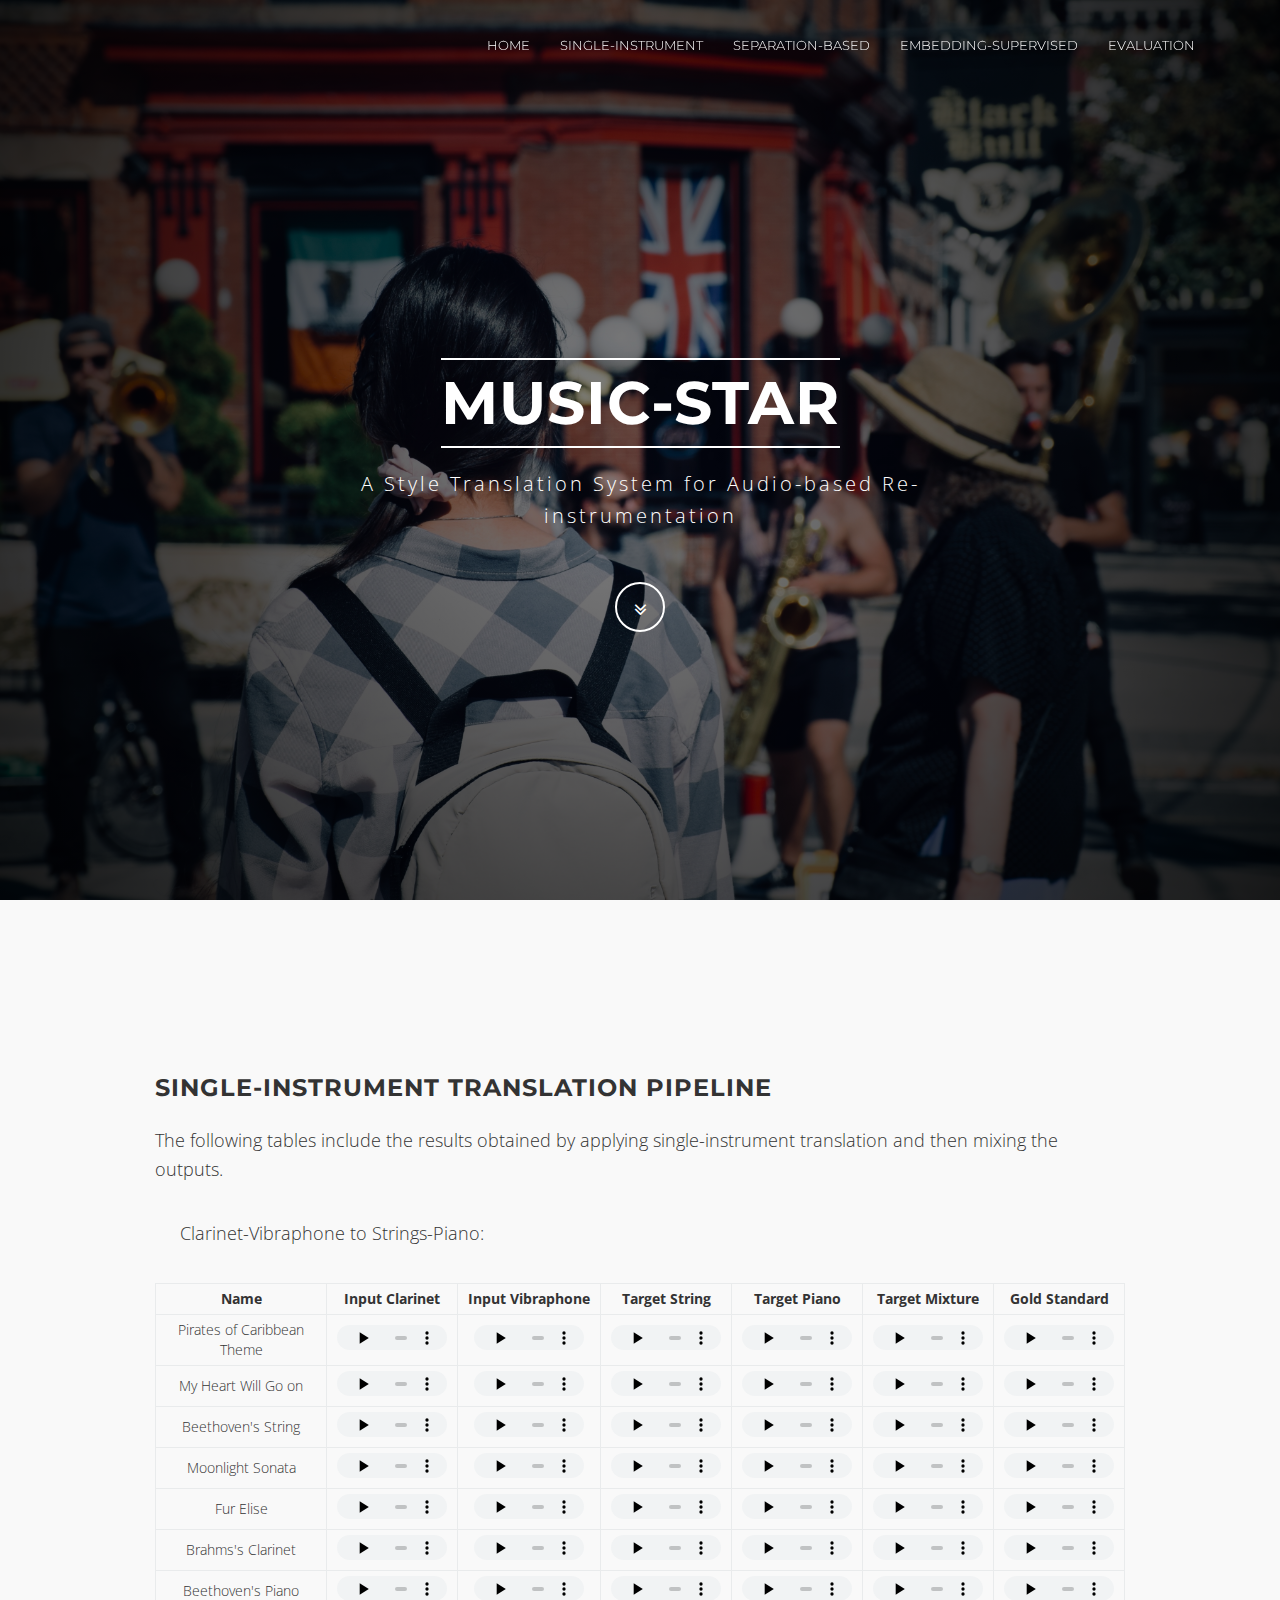
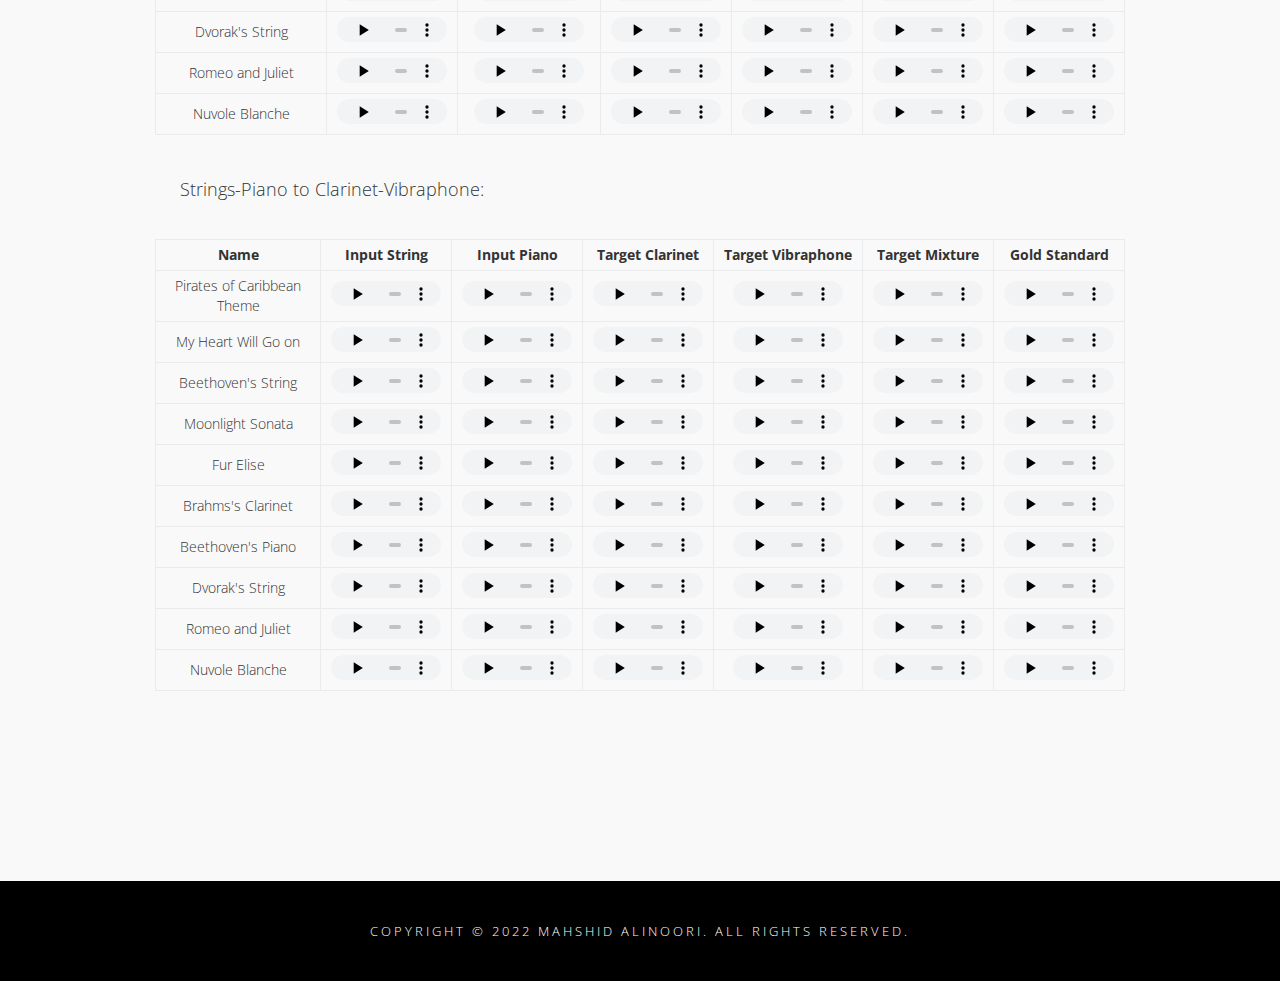
<file: single.html>
<!DOCTYPE html>
<html lang="en">
<head>
<meta charset="utf-8">
<meta http-equiv="X-UA-Compatible" content="IE=edge">
<meta name="viewport" content="width=device-width, initial-scale=1">
<meta name="description" content="">
<meta name="author" content="">
<title>Mahshid</title>
<!-- Bootstrap Core CSS -->
<link href="css/bootstrap.min.css" rel="stylesheet">
<!-- Custom CSS -->
<link href="css/theme.css" rel="stylesheet">
<!-- Custom Fonts -->
<link href="font-awesome/css/font-awesome.min.css" rel="stylesheet" type="text/css">
<link href="http://fonts.googleapis.com/css?family=Open+Sans:300,400,700,400italic,700italic" rel="stylesheet" type="text/css">
<link href="http://fonts.googleapis.com/css?family=Montserrat:400,700" rel="stylesheet" type="text/css">
<!-- HTML5 Shim and Respond.js IE8 support of HTML5 elements and media queries -->
<!-- WARNING: Respond.js doesn't work if you view the page via file:// -->
<!--[if lt IE 9]>
        <script src="https://oss.maxcdn.com/libs/html5shiv/3.7.0/html5shiv.js"></script>
        <script src="https://oss.maxcdn.com/libs/respond.js/1.4.2/respond.min.js"></script>
    <![endif]-->
</head>
<body id="page-top" data-spy="scroll" data-target=".navbar-fixed-top">
<!-- Navigation -->
<nav class="navbar navbar-custom navbar-fixed-top" role="navigation">
<div class="container">
	<div class="navbar-header">
		<button type="button" class="navbar-toggle" data-toggle="collapse" data-target=".navbar-main-collapse">
		<i class="fa fa-bars"></i>
		</button>
		<!--
		<a class="navbar-brand page-scroll" href="index.html">
		ARIES
		</a>-->
	</div>
	<!-- Collect the nav links, forms, and other content for toggling -->
	<div class="collapse navbar-collapse navbar-right navbar-main-collapse">
		<ul class="nav navbar-nav">
			<li>
				<a href="index.html">Home</a>
			</li>
			<li>
			<a href="single.html#single">Single-Instrument</a>
			</li>
			<li>
			<a href="separation.html#separation">Separation-based</a>
			</li>
			<li>
			<a href="embedding.html#embedding">Embedding-supervised</a>
			</li>
			<li>
			<a href="eval.html#eval">Evaluation</a>
			</li>
		</ul>
	</div>
	<!-- /.navbar-collapse -->
</div>
<!-- /.container -->
</nav>
<!-- Intro Header -->
<header class="intro">
<div class="intro-body">
	<div class="container">
		<div class="row">
			<div class="col-md-8 col-md-offset-2">
				<h1 class="brand-heading">Music-STAR</h1>
				<p class="intro-text">
					A Style Translation System for Audio-based Re-instrumentation
				</p>
				<a href="#star" class="btn btn-circle page-scroll">
				<i class="fa fa-angle-double-down animated"></i>
				</a>
			</div>
		</div>
	</div>
</div>
</header>
<!-- Project Details Section -->
<section id="single">
<div class="container content-section">
	<div class="row">
		<h3 class="col-lg-10 col-lg-offset-1">Single-Instrument Translation Pipeline</h3>
		<div class="col-lg-10 col-lg-offset-1">
			<p>
				The following tables include the results obtained by applying single-instrument translation and then mixing the outputs.
			</p>
			<p style="margin-left: 25px; font-size: 18px;">
				Clarinet-Vibraphone to Strings-Piano:
			</p>

			<table class="audio-table" style="margin-bottom: 40px;">
				<thead>
					<tr>
						<th> Name </th>
						<th> Input Clarinet </th>
						<th> Input Vibraphone </th>
						<th> Target String </th>
						<th> Target Piano </th>
						<th> Target Mixture </th>
						<th> Gold Standard </th>
					</tr>
				</thead>
				<tbody>
					<tr>
						<td>
							<h7>Pirates of Caribbean Theme</h7>
						</td>
						<td>
							<audio class="my_audio"src="https://dl.dropboxusercontent.com/s/7tj2tb60qg33ugb/001.1.wav?raw=1" controls="" preload="none"></audio>
						</td>
						<td>
							<audio class="my_audio"src="https://dl.dropboxusercontent.com/s/sjaq8j2g4oo7ox4/001.2.wav?raw=1" controls="" preload="none"></audio>
						</td>
						<td>
							<audio class="my_audio"src="https://dl.dropboxusercontent.com/s/nw9t3lpp4c1w78p/001.1_0.wav?raw=1" controls="" preload="none"></audio>
						</td>
						<td>
							<audio class="my_audio"src="https://dl.dropboxusercontent.com/s/nzlvzoe75jo5c5j/001.2_0.wav?raw=1" controls="" preload="none"></audio>
						</td>
						<td>
							<audio class="my_audio"src="https://dl.dropboxusercontent.com/s/t5cjsyozrjbeg3y/001.3_t.wav?raw=1" controls="" preload="none"></audio>
						</td>
						<td>
							<audio class="my_audio"src="https://dl.dropboxusercontent.com/s/x256273foj6fkqx/001.3.wav?raw=1" controls="" preload="none"></audio>
						</td>

					</tr>

					<tr>
						<td>
							<h7>My Heart Will Go on</h7>
						</td>
						<td>
							<audio class="my_audio"src="https://dl.dropboxusercontent.com/s/2yzd4eckvrbknbx/002.1.wav?raw=1" controls="" preload="none"></audio>
						</td>
						<td>
							<audio class="my_audio"src="https://dl.dropboxusercontent.com/s/mi5nxhun7nfncaa/002.2.wav?raw=1" controls="" preload="none"></audio>
						</td>
						<td>
							<audio class="my_audio"src="https://dl.dropboxusercontent.com/s/rzxj2395ooy58l9/002.1_0.wav?raw=1" controls="" preload="none"></audio>
						</td>
						<td>
							<audio class="my_audio"src="https://dl.dropboxusercontent.com/s/qrw89q74gp11wy6/002.2_0.wav?raw=1" controls="" preload="none"></audio>
						</td>
						<td>
							<audio class="my_audio"src="https://dl.dropboxusercontent.com/s/qiqulapa7qfjdb6/002.3_t.wav?raw=1" controls="" preload="none"></audio>
						</td>
						<td>
							<audio class="my_audio"src="https://dl.dropboxusercontent.com/s/4r54kpwfhlf300c/002.3.wav?raw=1" controls="" preload="none"></audio>
						</td>
					</tr>

					<tr>
						<td>
							<h7>Beethoven's String</h7>
						</td>
						<td>
							<audio class="my_audio"src="https://dl.dropboxusercontent.com/s/rpcue7axkg33oca/003.1.wav?raw=1" controls="" preload="none"></audio>
						</td>
						<td>
							<audio class="my_audio"src="https://dl.dropboxusercontent.com/s/eokmvjf7x9otxpm/003.2.wav?raw=1" controls="" preload="none"></audio>
						</td>
						<td>
							<audio class="my_audio"src="https://dl.dropboxusercontent.com/s/lkqcx9qwwmvmvby/003.1_0.wav?raw=1" controls="" preload="none"></audio>
						</td>
						<td>
							<audio class="my_audio"src="https://dl.dropboxusercontent.com/s/g9wflhtty65mp3z/003.2_0.wav?raw=1" controls="" preload="none"></audio>
						</td>
						<td>
							<audio class="my_audio"src="https://dl.dropboxusercontent.com/s/1puecn67zlgucl2/003.3_t.wav?raw=1" controls="" preload="none"></audio>
						</td>
						<td>
							<audio class="my_audio"src="https://dl.dropboxusercontent.com/s/oz26bb3bh1yyyqh/003.3.wav?raw=1" controls="" preload="none"></audio>
						</td>
					</tr>

					<tr>
						<td>
							<h7>Moonlight Sonata</h7>
						</td>
						<td>
							<audio class="my_audio"src="https://dl.dropboxusercontent.com/s/wxci3ewl5frcyly/004.1.wav?raw=1" controls="" preload="none"></audio>
						</td>
						<td>
							<audio class="my_audio"src="https://dl.dropboxusercontent.com/s/n746ddcefnl4211/004.2.wav?raw=1" controls="" preload="none"></audio>
						</td>
						<td>
							<audio class="my_audio"src="https://dl.dropboxusercontent.com/s/n1lk7323w7ws9z2/004.1_0.wav?raw=1" controls="" preload="none"></audio>
						</td>
						<td>
							<audio class="my_audio"src="https://dl.dropboxusercontent.com/s/4yeiukagygvp206/004.2_0.wav?raw=1" controls="" preload="none"></audio>
						</td>
						<td>
							<audio class="my_audio"src="https://dl.dropboxusercontent.com/s/n1vheu7w834m3jk/004.3_t.wav?raw=1" controls="" preload="none"></audio>
						</td>
						<td>
							<audio class="my_audio"src="https://dl.dropboxusercontent.com/s/5r91ur187q5py14/004.3.wav?raw=1" controls="" preload="none"></audio>
						</td>
					</tr>

					<tr>
						<td>
							<h7>Fur Elise</h7>
						</td>
						<td>
							<audio class="my_audio"src="https://dl.dropboxusercontent.com/s/o6qpojoflqgx220/005.1.wav?raw=1" controls="" preload="none"></audio>
						</td>
						<td>
							<audio class="my_audio"src="https://dl.dropboxusercontent.com/s/6zm1kkn3nmmemxy/005.2.wav?raw=1" controls="" preload="none"></audio>
						</td>
						<td>
							<audio class="my_audio"src="https://dl.dropboxusercontent.com/s/2imgbisf2qbjlya/005.1_0.wav?raw=1" controls="" preload="none"></audio>
						</td>
						<td>
							<audio class="my_audio"src="https://dl.dropboxusercontent.com/s/3k16vuqbk440mk2/005.2_0.wav?raw=1" controls="" preload="none"></audio>
						</td>
						<td>
							<audio class="my_audio"src="https://dl.dropboxusercontent.com/s/bguv49grhjnudrj/005.3_t.wav?raw=1" controls="" preload="none"></audio>
						</td>
						<td>
							<audio class="my_audio"src="https://dl.dropboxusercontent.com/s/h48079mlutn1id5/005.3.wav?raw=1" controls="" preload="none"></audio>
						</td>
					</tr>

					<tr>
						<td>
							<h7>Brahms's Clarinet</h7>
						</td>
						<td>
							<audio class="my_audio"src="https://dl.dropboxusercontent.com/s/icdvfzdqwmu6ev6/006.1.wav?raw=1" controls="" preload="none"></audio>
						</td>
						<td>
							<audio class="my_audio"src="https://dl.dropboxusercontent.com/s/yv2bllx23yhcwox/006.2.wav?raw=1" controls="" preload="none"></audio>
						</td>
						<td>
							<audio class="my_audio"src="https://dl.dropboxusercontent.com/s/wzf260f3i95n5z8/006.1_0.wav?raw=1" controls="" preload="none"></audio>
						</td>
						<td>
							<audio class="my_audio"src="https://dl.dropboxusercontent.com/s/1xcmrguigcufxmm/006.2_0.wav?raw=1" controls="" preload="none"></audio>
						</td>
						<td>
							<audio class="my_audio"src="https://dl.dropboxusercontent.com/s/acx7aty7f90i946/006.3_t.wav?raw=1" controls="" preload="none"></audio>
						</td>
						<td>
							<audio class="my_audio"src="https://dl.dropboxusercontent.com/s/xqx07v0l5n4bd7s/006.3.wav?raw=1" controls="" preload="none"></audio>
						</td>
					</tr>

					<tr>
						<td>
							<h7>Beethoven's Piano</h7>
						</td>
						<td>
							<audio class="my_audio"src="https://dl.dropboxusercontent.com/s/iy46lbs048ehif9/007.1.wav?raw=1" controls="" preload="none"></audio>
						</td>
						<td>
							<audio class="my_audio"src="https://dl.dropboxusercontent.com/s/8ykoi3mehg2kf27/007.2.wav?raw=1" controls="" preload="none"></audio>
						</td>
						<td>
							<audio class="my_audio"src="https://dl.dropboxusercontent.com/s/cumim4gxn9k4uj4/007.1_0.wav?raw=1" controls="" preload="none"></audio>
						</td>
						<td>
							<audio class="my_audio"src="https://dl.dropboxusercontent.com/s/ym167u8lkas8ilq/007.2_0.wav?raw=1" controls="" preload="none"></audio>
						</td>
						<td>
							<audio class="my_audio"src="https://dl.dropboxusercontent.com/s/twq35d8z4b0ujsb/007.3_t.wav?raw=1" controls="" preload="none"></audio>
						</td>
						<td>
							<audio class="my_audio"src="https://dl.dropboxusercontent.com/s/6q82xrxux6pplky/007.3.wav?raw=1" controls="" preload="none"></audio>
						</td>
					</tr>

					<tr>
						<td>
							<h7>Dvorak's String</h7>
						</td>
						<td>
							<audio class="my_audio"src="https://dl.dropboxusercontent.com/s/2kiigd47h61lo1r/008.1.wav?raw=1" controls="" preload="none"></audio>
						</td>
						<td>
							<audio class="my_audio"src="https://dl.dropboxusercontent.com/s/ai61qnpsz71gvgm/008.2.wav?raw=1" controls="" preload="none"></audio>
						</td>
						<td>
							<audio class="my_audio"src="https://dl.dropboxusercontent.com/s/oaxcme1zv5oipnf/008.1_0.wav?raw=1" controls="" preload="none"></audio>
						</td>
						<td>
							<audio class="my_audio"src="https://dl.dropboxusercontent.com/s/8ug0nm4bq7ohtqg/008.2_0.wav?raw=1" controls="" preload="none"></audio>
						</td>
						<td>
							<audio class="my_audio"src="https://dl.dropboxusercontent.com/s/4kf816arr4f60to/008.3_t.wav?raw=1" controls="" preload="none"></audio>
						</td>
						<td>
							<audio class="my_audio"src="https://dl.dropboxusercontent.com/s/fpjxnhh41pu46e2/008.3.wav?raw=1" controls="" preload="none"></audio>
						</td>
					</tr>

					<tr>
						<td>
							<h7>Romeo and Juliet</h7>
						</td>
						<td>
							<audio class="my_audio"src="https://dl.dropboxusercontent.com/s/1i8yltl6vm0zlm8/009.1.wav?raw=1" controls="" preload="none"></audio>
						</td>
						<td>
							<audio class="my_audio"src="https://dl.dropboxusercontent.com/s/o3ys5loqmxd7tks/009.2.wav?raw=1" controls="" preload="none"></audio>
						</td>
						<td>
							<audio class="my_audio"src="https://dl.dropboxusercontent.com/s/3m1lxxmx61lr7r6/009.1_0.wav?raw=1" controls="" preload="none"></audio>
						</td>
						<td>
							<audio class="my_audio"src="https://dl.dropboxusercontent.com/s/nfcmwbh89hz7wka/009.2_0.wav?raw=1" controls="" preload="none"></audio>
						</td>
						<td>
							<audio class="my_audio"src="https://dl.dropboxusercontent.com/s/8p1yup8xsqxqifu/009.3_t.wav?raw=1" controls="" preload="none"></audio>
						</td>
						<td>
							<audio class="my_audio"src="https://dl.dropboxusercontent.com/s/lfzjww9ub5z24y7/009.3.wav?raw=1" controls="" preload="none"></audio>
						</td>
					</tr>

					<tr>
						<td>
							<h7>Nuvole Blanche</h7>
						</td>
						<td>
							<audio class="my_audio"src="https://dl.dropboxusercontent.com/s/elo63im8h6ohx9q/010.1.wav?raw=1" controls="" preload="none"></audio>
						</td>
						<td>
							<audio class="my_audio"src="https://dl.dropboxusercontent.com/s/encjbxgvhz8kchn/010.2.wav?raw=1" controls="" preload="none"></audio>
						</td>
						<td>
							<audio class="my_audio"src="https://dl.dropboxusercontent.com/s/vqnnynguam2v4gq/010.1_0.wav?raw=1" controls="" preload="none"></audio>
						</td>
						<td>
							<audio class="my_audio"src="https://dl.dropboxusercontent.com/s/zrrx5g0aycxi5qd/010.2_0.wav?raw=1" controls="" preload="none"></audio>
						</td>
						<td>
							<audio class="my_audio"src="https://dl.dropboxusercontent.com/s/50cloma4sy8rc5z/010.3_t.wav?raw=1" controls="" preload="none"></audio>
						</td>
						<td>
							<audio class="my_audio"src="https://dl.dropboxusercontent.com/s/88wcm84zkz65y8y/010.3.wav?raw=1" controls="" preload="none"></audio>
						</td>
					</tr>
				</tbody>
			</table>

			<p style="margin-left: 25px; font-size: 18px;">
				Strings-Piano to Clarinet-Vibraphone:
			</p>

			<table class="audio-table" style="margin-bottom: 40px;">
				<thead>
					<tr>
						<th> Name </th>
						<th> Input String </th>
						<th> Input Piano </th>
						<th> Target Clarinet </th>
						<th> Target Vibraphone </th>
						<th> Target Mixture </th>
						<th> Gold Standard </th>
					</tr>
				</thead>
				<tbody>
					<tr>
						<td>
							<h7>Pirates of Caribbean Theme</h7>
						</td>
						<td>
							<audio class="my_audio"src="https://dl.dropboxusercontent.com/s/2ptbahqp7jckl8z/001.4.wav?raw=1" controls="" preload="none"></audio>
						</td>
						<td>
							<audio class="my_audio"src="https://dl.dropboxusercontent.com/s/wmizei571b9vmm5/001.5.wav?raw=1" controls="" preload="none"></audio>
						</td>
						<td>
							<audio class="my_audio"src="https://dl.dropboxusercontent.com/s/62v00bc2af03bnr/001.4_0.wav?raw=1" controls="" preload="none"></audio>
						</td>
						<td>
							<audio class="my_audio"src="https://dl.dropboxusercontent.com/s/sxn8lfpyzkwvvdz/001.5_0.wav?raw=1" controls="" preload="none"></audio>
						</td>
						<td>
							<audio class="my_audio"src="https://dl.dropboxusercontent.com/s/whromk0wlo33kcy/001.0_t.wav?raw=1" controls="" preload="none"></audio>
						</td>
						<td>
							<audio class="my_audio"src="https://dl.dropboxusercontent.com/s/9m120cn1ksvsk07/001.0.wav?raw=1" controls="" preload="none"></audio>
						</td>

					</tr>

					<tr>
						<td>
							<h7>My Heart Will Go on</h7>
						</td>
						<td>
							<audio class="my_audio"src="https://dl.dropboxusercontent.com/s/56b7yrh97bp03rb/002.4.wav?raw=1" controls="" preload="none"></audio>
						</td>
						<td>
							<audio class="my_audio"src="https://dl.dropboxusercontent.com/s/d9sulqv7effl5ya/002.5.wav?raw=1" controls="" preload="none"></audio>
						</td>
						<td>
							<audio class="my_audio"src="https://dl.dropboxusercontent.com/s/bskjc92dlaub2sw/002.4_0.wav?raw=1" controls="" preload="none"></audio>
						</td>
						<td>
							<audio class="my_audio"src="https://dl.dropboxusercontent.com/s/6wktegl5jmy0fx4/002.5_0.wav?raw=1" controls="" preload="none"></audio>
						</td>
						<td>
							<audio class="my_audio"src="https://dl.dropboxusercontent.com/s/zl072sqfeznbyzk/002.0_t.wav?raw=1" controls="" preload="none"></audio>
						</td>
						<td>
							<audio class="my_audio"src="https://dl.dropboxusercontent.com/s/v857v4qdzc99v27/002.0.wav?raw=1" controls="" preload="none"></audio>
						</td>
					</tr>

					<tr>
						<td>
							<h7>Beethoven's String</h7>
						</td>
						<td>
							<audio class="my_audio"src="https://dl.dropboxusercontent.com/s/3jl6kj165hn7j05/003.4.wav?raw=1" controls="" preload="none"></audio>
						</td>
						<td>
							<audio class="my_audio"src="https://dl.dropboxusercontent.com/s/mdvc3yoriglo3et/003.5.wav?raw=1" controls="" preload="none"></audio>
						</td>
						<td>
							<audio class="my_audio"src="https://dl.dropboxusercontent.com/s/0xzmap3aveooo1a/003.4_0.wav?raw=1" controls="" preload="none"></audio>
						</td>
						<td>
							<audio class="my_audio"src="https://dl.dropboxusercontent.com/s/ujozwuox91jxdx8/003.5_0.wav?raw=1" controls="" preload="none"></audio>
						</td>
						<td>
							<audio class="my_audio"src="https://dl.dropboxusercontent.com/s/jq88ygqfuf304tn/003.0_t.wav?raw=1" controls="" preload="none"></audio>
						</td>
						<td>
							<audio class="my_audio"src="https://dl.dropboxusercontent.com/s/k4pez8esl9zcato/003.0.wav?raw=1" controls="" preload="none"></audio>
						</td>
					</tr>

					<tr>
						<td>
							<h7>Moonlight Sonata</h7>
						</td>
						<td>
							<audio class="my_audio"src="https://dl.dropboxusercontent.com/s/3nqmkgmptj117i6/004.4.wav?raw=1" controls="" preload="none"></audio>
						</td>
						<td>
							<audio class="my_audio"src="https://dl.dropboxusercontent.com/s/st6s45xs99et0zk/004.5.wav?raw=1" controls="" preload="none"></audio>
						</td>
						<td>
							<audio class="my_audio"src="https://dl.dropboxusercontent.com/s/20a3hsii0o4kdjw/004.4_0.wav?raw=1" controls="" preload="none"></audio>
						</td>
						<td>
							<audio class="my_audio"src="https://dl.dropboxusercontent.com/s/dkq8ls0n8thurpe/004.5_0.wav?raw=1" controls="" preload="none"></audio>
						</td>
						<td>
							<audio class="my_audio"src="https://dl.dropboxusercontent.com/s/t3ho5vc8hujlvw4/004.0_t.wav?raw=1" controls="" preload="none"></audio>
						</td>
						<td>
							<audio class="my_audio"src="https://dl.dropboxusercontent.com/s/z17bwtdqdie5434/004.0.wav?raw=1" controls="" preload="none"></audio>
						</td>
					</tr>

					<tr>
						<td>
							<h7>Fur Elise</h7>
						</td>
						<td>
							<audio class="my_audio"src="https://dl.dropboxusercontent.com/s/2e05yqcmidk85c3/005.4.wav?raw=1" controls="" preload="none"></audio>
						</td>
						<td>
							<audio class="my_audio"src="https://dl.dropboxusercontent.com/s/36ky1hk6gbb1uhr/005.5.wav?raw=1" controls="" preload="none"></audio>
						</td>
						<td>
							<audio class="my_audio"src="https://dl.dropboxusercontent.com/s/zn4msj9jy482lsu/005.4_0.wav?raw=1" controls="" preload="none"></audio>
						</td>
						<td>
							<audio class="my_audio"src="https://dl.dropboxusercontent.com/s/x349otmtrv5c7qx/005.5_0.wav?raw=1" controls="" preload="none"></audio>
						</td>
						<td>
							<audio class="my_audio"src="https://dl.dropboxusercontent.com/s/2ahkz02v5hdcyup/005.0_t.wav?raw=1" controls="" preload="none"></audio>
						</td>
						<td>
							<audio class="my_audio"src="https://dl.dropboxusercontent.com/s/9n4xp782hszn0qp/005.0.wav?raw=1" controls="" preload="none"></audio>
						</td>
					</tr>

					<tr>
						<td>
							<h7>Brahms's Clarinet</h7>
						</td>
						<td>
							<audio class="my_audio"src="https://dl.dropboxusercontent.com/s/9pj003nk9dpt3gh/006.4.wav?raw=1" controls="" preload="none"></audio>
						</td>
						<td>
							<audio class="my_audio"src="https://dl.dropboxusercontent.com/s/6stje3it0p1sc8s/006.5.wav?raw=1" controls="" preload="none"></audio>
						</td>
						<td>
							<audio class="my_audio"src="https://dl.dropboxusercontent.com/s/sp3hnym18xzywrt/006.4_0.wav?raw=1" controls="" preload="none"></audio>
						</td>
						<td>
							<audio class="my_audio"src="https://dl.dropboxusercontent.com/s/pdxc23rvio5im4a/006.5_0.wav?raw=1" controls="" preload="none"></audio>
						</td>
						<td>
							<audio class="my_audio"src="https://dl.dropboxusercontent.com/s/evi9fbtwab5aznb/006.0_t.wav?raw=1" controls="" preload="none"></audio>
						</td>
						<td>
							<audio class="my_audio"src="https://dl.dropboxusercontent.com/s/0zu9kxz6qaawk3x/006.0.wav?raw=1" controls="" preload="none"></audio>
						</td>
					</tr>

					<tr>
						<td>
							<h7>Beethoven's Piano</h7>
						</td>
						<td>
							<audio class="my_audio"src="https://dl.dropboxusercontent.com/s/pepazt08micfz0f/007.4.wav?raw=1" controls="" preload="none"></audio>
						</td>
						<td>
							<audio class="my_audio"src="https://dl.dropboxusercontent.com/s/xmqh1wyl9epmr3d/007.5.wav?raw=1" controls="" preload="none"></audio>
						</td>
						<td>
							<audio class="my_audio"src="https://dl.dropboxusercontent.com/s/3a7g3damjhheezd/007.4_0.wav?raw=1" controls="" preload="none"></audio>
						</td>
						<td>
							<audio class="my_audio"src="https://dl.dropboxusercontent.com/s/hglbt1w25jgy15v/007.5_0.wav?raw=1" controls="" preload="none"></audio>
						</td>
						<td>
							<audio class="my_audio"src="https://dl.dropboxusercontent.com/s/g7g8b145aoos1y7/007.0_t.wav?raw=1" controls="" preload="none"></audio>
						</td>
						<td>
							<audio class="my_audio"src="https://dl.dropboxusercontent.com/s/13zjwyfu2b60pk2/007.0.wav?raw=1" controls="" preload="none"></audio>
						</td>
					</tr>

					<tr>
						<td>
							<h7>Dvorak's String</h7>
						</td>
						<td>
							<audio class="my_audio"src="https://dl.dropboxusercontent.com/s/o5dyb28onutdox0/008.4.wav?raw=1" controls="" preload="none"></audio>
						</td>
						<td>
							<audio class="my_audio"src="https://dl.dropboxusercontent.com/s/74wc0liydfgaagn/008.5.wav?raw=1" controls="" preload="none"></audio>
						</td>
						<td>
							<audio class="my_audio"src="https://dl.dropboxusercontent.com/s/xflpxu4oartc0j8/008.4_0.wav?raw=1" controls="" preload="none"></audio>
						</td>
						<td>
							<audio class="my_audio"src="https://dl.dropboxusercontent.com/s/w8mm0bbo0sz0n4n/008.5_0.wav?raw=1" controls="" preload="none"></audio>
						</td>
						<td>
							<audio class="my_audio"src="https://dl.dropboxusercontent.com/s/q1y2nopcmm1enuw/008.0_t.wav?raw=1" controls="" preload="none"></audio>
						</td>
						<td>
							<audio class="my_audio"src="https://dl.dropboxusercontent.com/s/uvmrziujlwg1k32/008.0.wav?raw=1" controls="" preload="none"></audio>
						</td>
					</tr>

					<tr>
						<td>
							<h7>Romeo and Juliet</h7>
						</td>
						<td>
							<audio class="my_audio"src="https://dl.dropboxusercontent.com/s/mnle0vyvgf5xle7/009.4.wav?raw=1" controls="" preload="none"></audio>
						</td>
						<td>
							<audio class="my_audio"src="https://dl.dropboxusercontent.com/s/a46ftfesw31im4o/009.5.wav?raw=1" controls="" preload="none"></audio>
						</td>
						<td>
							<audio class="my_audio"src="https://dl.dropboxusercontent.com/s/c4ic241n2ob59bp/009.4_0.wav?raw=1" controls="" preload="none"></audio>
						</td>
						<td>
							<audio class="my_audio"src="https://dl.dropboxusercontent.com/s/6w3kzk36vprxsis/009.5_0.wav?raw=1" controls="" preload="none"></audio>
						</td>
						<td>
							<audio class="my_audio"src="https://dl.dropboxusercontent.com/s/jc0q9gb3v0jruno/009.0_t.wav?raw=1" controls="" preload="none"></audio>
						</td>
						<td>
							<audio class="my_audio"src="https://dl.dropboxusercontent.com/s/z9zftxnxyxd2mxl/009.0.wav?raw=1" controls="" preload="none"></audio>
						</td>
					</tr>

					<tr>
						<td>
							<h7>Nuvole Blanche</h7>
						</td>
						<td>
							<audio class="my_audio"src="https://dl.dropboxusercontent.com/s/s12hypx9t4bi6x8/010.4.wav?raw=1" controls="" preload="none"></audio>
						</td>
						<td>
							<audio class="my_audio"src="https://dl.dropboxusercontent.com/s/kwflak5dt05fx1u/010.5.wav?raw=1" controls="" preload="none"></audio>
						</td>
						<td>
							<audio class="my_audio"src="https://dl.dropboxusercontent.com/s/k619bx5tz7jha27/010.4_0.wav?raw=1" controls="" preload="none"></audio>
						</td>
						<td>
							<audio class="my_audio"src="https://dl.dropboxusercontent.com/s/cp26qmgatxo9sbs/010.5_0.wav?raw=1" controls="" preload="none"></audio>
						</td>
						<td>
							<audio class="my_audio"src="https://dl.dropboxusercontent.com/s/cx8wtzk2fwkjbrn/010.0_t.wav?raw=1" controls="" preload="none"></audio>
						</td>
						<td>
							<audio class="my_audio"src="https://dl.dropboxusercontent.com/s/4ycyrt46uxy21rh/010.0.wav?raw=1" controls="" preload="none"></audio>
						</td>
					</tr>
				</tbody>
			</table>
		</div>
	</div>

</div>
</section>
<!-- Footer -->
<footer>
<div class="container text-center">
	<p class="credits">
		Copyright &copy; 2022 Mahshid Alinoori. All Rights Reserved.
	</p>
</div>
</footer>
<!-- jQuery -->
<script src="js/jquery.js"></script>
<!-- Bootstrap Core JavaScript -->
<script src="js/bootstrap.min.js"></script>
<!-- Plugin JavaScript -->
<script src="js/jquery.easing.min.js"></script>
<!-- Custom Theme JavaScript -->
<script src="js/theme.js"></script>
</body>
</html>
</file>
<file: css/theme.css>
/* Aries v1.0 - by WowThemes.net */
body {
	width:100%;
	height:100%;
	font-family:Open Sans,"Helvetica Neue",Helvetica,Arial,sans-serif;
	color:#fff;
	background-color:#000;
	 font-weight:300;
}
html {
	width:100%;
	height:100%;
}
h1,h2,h3,h4,h5,h6 {
	margin: 25px 25px 25px 25px;
	text-transform:uppercase;
	font-family:Montserrat,"Helvetica Neue",Helvetica,Arial,sans-serif;
	font-weight:700;
	letter-spacing:1px;
}
p {
	margin: 25px 25px 25px 25px;
	font-size:18px;
	line-height:1.5;
}
@media(min-width:768px) {
	p {
		margin:0 0 35px;
		font-size:18px;
		line-height:1.6;
	}
}
a {
	color:inherit;
	-webkit-transition:all .2s ease-in-out;
	-moz-transition:all .2s ease-in-out;
	transition:all .2s ease-in-out;
}
a:hover,a:focus {
	text-decoration:none;
	color:inherit;
}

/* ::-webkit-scrollbar {
    height: 10px;
    width: 10px;
}

::-webkit-scrollbar-thumb {
    background: #393812;
    -webkit-border-radius: 1ex;
    -webkit-box-shadow: 0px 1px 2px rgba(0, 0, 0, 0.75);
} */

.light {
	font-weight:400;
}
.navbar-custom {
	margin-bottom:0;
	border-bottom:1px solid rgba(255,255,255,.3);
	text-transform:uppercase;
	font-family:Montserrat,"Helvetica Neue",Helvetica,Arial,sans-serif;
	background-color:#000;
}
.navbar-custom .navbar-brand {
	font-size:20px;
	text-transform:none;
	letter-spacing:1px;
}
.navbar-custom .navbar-brand:focus {
	outline:0;
}
.navbar-custom .navbar-brand .navbar-toggle {
	padding:4px 6px;
	font-size:16px;
	color:#fff;
}
.navbar-custom .navbar-brand .navbar-toggle:focus,.navbar-custom .navbar-brand .navbar-toggle:active {
	outline:0;
}
.navbar-custom a {
}
.navbar-custom .nav li a {
	-webkit-transition:background .3s ease-in-out;
	-moz-transition:background .3s ease-in-out;
	transition:background .3s ease-in-out;
}
.navbar-custom .nav li a:hover {
	outline:0;
	color:#1ba39c;
	background-color:transparent;
}
.navbar-custom .nav li a:focus,.navbar-custom .nav li a:active {
	outline:0;
	background-color:transparent;
}
.navbar-custom .nav li.active {
	outline:0;
}
.navbar-custom .nav li.active a {
	color:#1ba39c;
}
.navbar-custom .nav li.active a:hover {
	color:#1ba39c;
}
@media(min-width:768px) {
	.navbar-custom {
		padding:20px 0;
		border-bottom:0;
		font-size:13px;
		background:0 0;
		-webkit-transition:background .5s ease-in-out,padding .5s ease-in-out;
		-moz-transition:background .5s ease-in-out,padding .5s ease-in-out;
		transition:background .5s ease-in-out,padding .5s ease-in-out;
	}
		 .navbar-custom.top-nav-collapse {
		 padding:0;
		border-bottom:1px solid rgba(255,255,255,.3);
		color:#333;
			background:#fff;
	}
	.navbar-custom.top-nav-collapse a {
		color:#333;
		display:inline-block;
	}
}
.intro {
	display:table;
	width:100%;
	height:auto;
	padding:100px 0 100px 0;
	text-align:center;
	color:#fff;
	background-image:radial-gradient(circle at 50% 50%,rgba(0,0,0,0.46),rgba(0,0,0,0.88)),url('../img/home.JPG');
	-webkit-background-size:cover;
	-moz-background-size:cover;
	background-size:cover;
	-o-background-size:cover;
}
.intro .intro-body {
	display:table-cell;
	vertical-align:middle;
}
.intro .intro-body .brand-heading {
	font-size:40px;
}
.intro .intro-body .intro-text {
	font-size:18px;
}
@media(min-width:768px) {
	.intro {
		height:100%;
		padding:0;
	}
	.intro .intro-body .brand-heading {
		font-size:60px;
		margin-top:90px;
		margin-bottom:20px;
		border-top:2px solid #fff;
		border-bottom:2px solid #fff;
		display:inline-block;
		padding:10px 0;
	}
	.intro .intro-body .intro-text {
		font-size:20px;
			font-weight:300;
			letter-spacing:3px;
	}
}
.btn-circle {
	width:50px;
	height:50px;
	margin-top:15px;
	line-height:40px;
	text-align:center;
	border:2px solid #fff;
	border-radius:100%!important;
	font-size:20px;
	color:#fff;
	background:0 0;
	-webkit-transition:background .3s ease-in-out;
	-moz-transition:background .3s ease-in-out;
	transition:background .3s ease-in-out;
}
.btn-circle:hover,.btn-circle:focus {
	outline:0;
	color:#fff;
	background:rgba(255,255,255,.1);
}
.btn-circle i.animated {
	-webkit-transition-property:-webkit-transform;
	-webkit-transition-duration:1s;
	-moz-transition-property:-moz-transform;
	-moz-transition-duration:1s;
}
.btn-circle:hover i.animated {
	-webkit-animation-name:pulse;
	-moz-animation-name:pulse;
	-webkit-animation-duration:1.5s;
	-moz-animation-duration:1.5s;
	-webkit-animation-iteration-count:infinite;
	-moz-animation-iteration-count:infinite;
	-webkit-animation-timing-function:linear;
	-moz-animation-timing-function:linear;
}
@-webkit-keyframes pulse {
	0% {
		-webkit-transform:scale(1);
		transform:scale(1);
	}
	50% {
		-webkit-transform:scale(1.2);
		transform:scale(1.2);
	}
	100% {
		-webkit-transform:scale(1);
		transform:scale(1);
	}
}
@-moz-keyframes pulse {
	0% {
		-moz-transform:scale(1);
		transform:scale(1);
	}
	50% {
		-moz-transform:scale(1.2);
		transform:scale(1.2);
	}
	100% {
		-moz-transform:scale(1);
		transform:scale(1);
	}
}
.content-section {
	padding:40px 0;
	clear:both;
}
@media(min-width:767px) {
	.content-section {
		padding:150px 0;
			 clear:both;
	}
}
.btn {
	border-radius:0;
	text-transform:uppercase;
	font-family:Montserrat,"Helvetica Neue",Helvetica,Arial,sans-serif;
	font-weight:400;
	-webkit-transition:all .3s ease-in-out;
	-moz-transition:all .3s ease-in-out;
	transition:all .3s ease-in-out;
}
.btn-default {
	border:1px solid #42dca3;
	color:#42dca3;
	background-color:transparent;
}
.btn-default:hover,.btn-default:focus {
	border:1px solid #42dca3;
	outline:0;
	color:#000;
	background-color:#42dca3;
}
ul.banner-social-buttons {
	margin-top:0;
}
@media(max-width:1199px) {
	ul.banner-social-buttons {
		margin-top:15px;
	}
}
@media(max-width:767px) {
	ul.banner-social-buttons li {
		display:block;
		margin-bottom:20px;
		padding:0;
	}
	ul.banner-social-buttons li:last-child {
		margin-bottom:0;
	}
}
footer {
	padding:40px 0;
	z-index:1;
	position:relative;
	clear:both;
}
footer p {
	margin:0;
	font-size:15px;
}
footer p.credits {
	text-transform:uppercase;
	font-size:13px;
	letter-spacing:3px;
}
/* ::-moz-selection {
	text-shadow:none;
	background:#fcfcfc;
	background:rgba(255,255,255,.2);
} */
/* ::selection {
	text-shadow:none;
	background:#fcfcfc;
	background:rgba(255,255,255,.2);
}
img::selection {
	background:0 0;
} */
/* img::-moz-selection {
	background:0 0;
} */
body {
	webkit-tap-highlight-color:rgba(255,255,255,.2);
}
.bgblue {
	background:#22292c;
}
.inlineblock {
	display:inline-block;
}
p:last-child {
	margin-bottom:0;
}
p.lead {
	line-height:1.9;
}
.btnghost {
	border:2px solid #333;
	background-color:transparent;
	padding:15px 20px;
	letter-spacing:3px;
	font-size:12px;
	text-transform:uppercase;
	font-weight:400;
	color:#333;
	margin-top:20px;
	display:inline-block;
}
.btnghost:hover {
	background-color:#333;
	color:#fff;
	border:2px solid #333;
}
.bgcover {
	background-size:cover;
	background-repeat:no-repeat;
	position:relative;
}
img {
	max-width:100%;
}
.gallery ul {
	padding:0;
	margin:10px;
}
.gallery img {
	max-width:100%;
	height:270px;
	width:auto;
	padding:5px;
	margin:auto;
	text-align: center;
	display: flex;
	justify-content: center;
}


.gallery ul li {
	margin:0;
	position:relative;
	list-style:none;
	float:left;
	padding:0;
}
.gallery ul li a {
	display:block;
	position:relative;
	width:100%;
	height:100%;
	margin:0;
	padding:0;
	line-height:0;
}
.gallery ul li a:before {
	position:absolute;
	width:32px;
	height:32px;
	top:40%;
	left:50%;
	margin:-14px 0 0 -16px;
	background: url(data:image/svg+xml;utf8,%3C%3Fxml%20version%3D%221.0%22%20encoding%3D%22utf-8%22%3F%3E%0A%3C%21--%20Generator%3A%20Adobe%20Illustrator%2017.1.0%2C%20SVG%20Export%20Plug-In%20.%20SVG%20Version%3A%206.00%20Build%200%29%20%20--%3E%0A%3C%21DOCTYPE%20svg%20PUBLIC%20%22-//W3C//DTD%20SVG%201.1//EN%22%20%22http%3A//www.w3.org/Graphics/SVG/1.1/DTD/svg11.dtd%22%3E%0A%3Csvg%20version%3D%221.1%22%0A%09%20id%3D%22svg2%22%20xmlns%3Adc%3D%22http%3A//purl.org/dc/elements/1.1/%22%20xmlns%3Acc%3D%22http%3A//creativecommons.org/ns%23%22%20xmlns%3Ardf%3D%22http%3A//www.w3.org/1999/02/22-rdf-syntax-ns%23%22%20xmlns%3Asvg%3D%22http%3A//www.w3.org/2000/svg%22%20xmlns%3Asodipodi%3D%22http%3A//sodipodi.sourceforge.net/DTD/sodipodi-0.dtd%22%20xmlns%3Ainkscape%3D%22http%3A//www.inkscape.org/namespaces/inkscape%22%20inkscape%3Aversion%3D%220.48.4%20r9939%22%20sodipodi%3Adocname%3D%22icon-fullscreen.svg%22%0A%09%20xmlns%3D%22http%3A//www.w3.org/2000/svg%22%20xmlns%3Axlink%3D%22http%3A//www.w3.org/1999/xlink%22%20x%3D%220px%22%20y%3D%220px%22%20viewBox%3D%220%200%20960%20560%22%0A%09%20enable-background%3D%22new%200%200%20960%20560%22%20xml%3Aspace%3D%22preserve%22%3E%0A%3Csodipodi%3Anamedview%20%20borderopacity%3D%221%22%20pagecolor%3D%22%23ffffff%22%20bordercolor%3D%22%23666666%22%20objecttolerance%3D%2210%22%20gridtolerance%3D%2210%22%20guidetolerance%3D%2210%22%20showgrid%3D%22false%22%20fit-margin-top%3D%220%22%20fit-margin-left%3D%220%22%20inkscape%3Azoom%3D%227.375%22%20inkscape%3Acx%3D%22-5.1525424%22%20inkscape%3Acy%3D%2216%22%20id%3D%22namedview11%22%20inkscape%3Awindow-x%3D%22-8%22%20inkscape%3Awindow-y%3D%22-8%22%20fit-margin-right%3D%220%22%20inkscape%3Apageopacity%3D%220%22%20fit-margin-bottom%3D%220%22%20inkscape%3Awindow-width%3D%221366%22%20inkscape%3Awindow-height%3D%22706%22%20inkscape%3Awindow-maximized%3D%221%22%20inkscape%3Apageshadow%3D%222%22%20inkscape%3Acurrent-layer%3D%22svg2%22%3E%0A%09%3C/sodipodi%3Anamedview%3E%0A%3Cg%3E%0A%09%3Crect%20x%3D%22220%22%20y%3D%22260%22%20fill%3D%22%23FFFFFF%22%20width%3D%22536%22%20height%3D%2224%22/%3E%0A%3C/g%3E%0A%3Cg%3E%0A%09%3Crect%20x%3D%22476%22%20y%3D%224%22%20fill%3D%22%23FFFFFF%22%20width%3D%2224%22%20height%3D%22556%22/%3E%0A%3C/g%3E%0A%3C/svg%3E%0A) no-repeat;
	content:"";
	opacity:0;
	z-index:1;
	-webkit-transition:all 0.3s linear;
	-moz-transition:all 0.3s linear;
	transition:all 0.3s linear;
}
.gallery ul li a:hover:before {
	top:50%;
	opacity:1;
}
/*.gallery ul li a:before {
	position:absolute;
	width:100%;
	top:0;
	bottom:0;
	background:rgba(0,0,0,0.3);
	content:"";
	opacity:0;
	-webkit-transition:all 0.3s linear;
	-moz-transition:all 0.3s linear;
	transition:all 0.3s linear;
}*/
.gallery ul li a:hover:after {
	opacity:1;
}
section:after {
	float:none;
	clear:both;
}
section {
	background-color:#f9f9f9;
	color:#333;
	overflow:hidden;
}
.done {
	display:none;
}
.error input,input.error,.error textarea,textarea.error {
	background-color:#ffffff;
	border-bottom:2px solid orangered !Important;
	-webkit-transition:border linear 0.2s,box-shadow linear 0.2s;
	-moz-transition:border linear 0.2s,box-shadow linear 0.2s;
	-o-transition:border linear 0.2s,box-shadow linear 0.2s;
	transition:border linear 0.2s,box-shadow linear 0.2s;	
}
#contactform input,#contactform textarea {
	border:0px;
	border-bottom:2px solid #333;
	width:100%;
	background-color:transparent;
	padding:20px 0px;
	text-transform:uppercase;
	letter-spacing:2px;
	margin-bottom:20px;
}
#contactform input#submit {
	width:auto;
	border:2px solid;
	padding:10px 20px;
	display:inline-block;
}
#contactform input#submit:hover {
	background-color:#333;
	color:#fff;
	border:2px solid #333;
}
#contactform input:focus,#contactform input:active,#contactform textarea:focus,#contactform textarea:active {
	border-top:0px;
	border-bottom:2px solid lightseagreen;
	outline:0;
	outline: none;
}

.my_gallery{
	height: 260 px;
	width: 350px;
	padding-bottom: 5px;
}

table {
	border-collapse: collapse;
	border-spacing: 0; }
  
  td,
  th {
	padding: 0; }

table {
	/* display: block; */
	width: 100%;
	margin: 0;
    overflow: auto;
    word-break: normal;
    word-break: keep-all;
    -webkit-overflow-scrolling: touch; }
table th {
	  text-align: center;
      font-weight: bold; }
table th,
table td {
      padding: 0.5rem 1rem;
      border: 1px solid #e9ebec; }

table.audio-table td {
	vertical-align: center;
	text-align: center;
}
table.audio-table audio {
	height: 2.5rem;
	max-width: 11rem; }
@media screen and (min-width: 106rem) {
table.audio-table audio {
		display: block;
		width: 100%;
		max-width: 100%; } }
@media screen and (min-width: 106rem) {
table.audio-table {
	  table-layout: fixed; }
table.audio-table .metric-col {
		width: 7em; } }
@media screen and (max-width: 106rem) {
table.audio-table {
	  display: block;
	  max-height: 90vh;
	  overflow-y: auto; }
table.audio-table th {
		white-space: nowrap; } }

table.audio-table .audio-label {
	display: block;
	text-align: center;
	font-size: 85%; }


ol li{
	margin:0 0 25px;
	font-size:18px;
	line-height:1;
	}

.profile {
	margin-bottom: 25px;
	border-radius: 50%;
	max-width: 250px;
}
</file>
